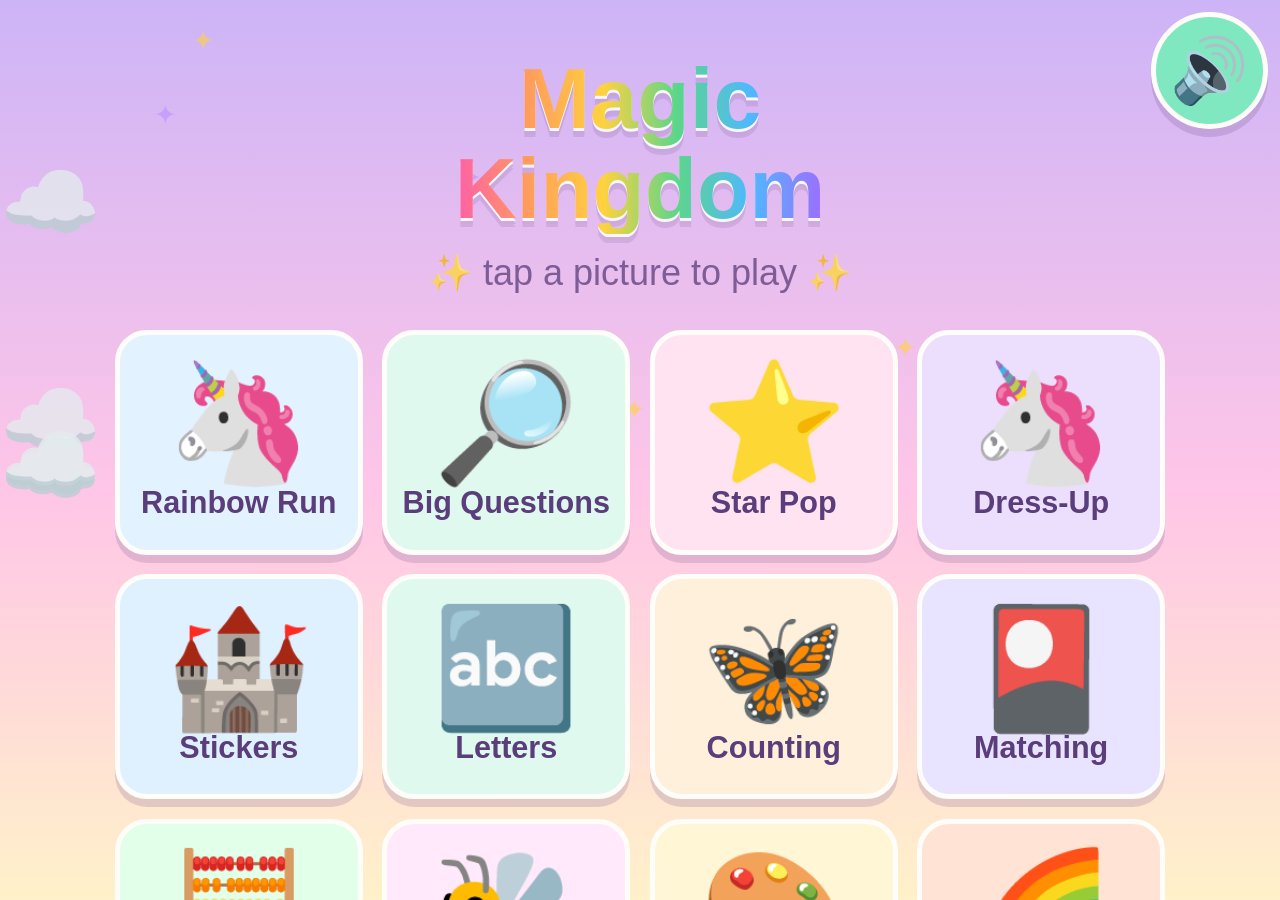
<file: index.html>
<!DOCTYPE html>
<html lang="en">
<head>
<meta charset="UTF-8">
<meta name="viewport" content="width=device-width, initial-scale=1.0, maximum-scale=1.0, user-scalable=no">
<title>Magic Kingdom 🦄</title>
<style>
  :root{
    --sky1:#cdb4f7; --sky2:#ffc6e7; --sky3:#fff1c9;
    --candy-pink:#ff8fc8; --candy-purple:#b98fff; --candy-blue:#7fc4ff;
    --candy-mint:#7fe8c0; --candy-sun:#ffd66e; --candy-peach:#ffb199;
    --ink:#5a3d7a; --white:#fffdfa;
    --shadow:0 8px 0 rgba(90,61,122,.18);
    --font:'Baloo 2','Comic Sans MS','Chalkboard SE',sans-serif;
  }
  *{margin:0;padding:0;box-sizing:border-box;-webkit-tap-highlight-color:transparent;}
  html,body{height:100%;overflow:hidden;}
  body{
    font-family:var(--font);color:var(--ink);
    background:linear-gradient(180deg,var(--sky1) 0%,var(--sky2) 55%,var(--sky3) 100%);
    user-select:none;-webkit-user-select:none;touch-action:manipulation;
  }

  /* ---------- drifting clouds & sparkle atmosphere ---------- */
  .cloud{position:fixed;font-size:9vmin;opacity:.8;filter:blur(.5px);pointer-events:none;z-index:0;
    animation:drift linear infinite;}
  @keyframes drift{from{transform:translateX(-20vw)}to{transform:translateX(120vw)}}
  .twinkle{position:fixed;pointer-events:none;z-index:0;font-size:3vmin;opacity:.6;
    animation:twinkleAnim 3s ease-in-out infinite;}
  @keyframes twinkleAnim{0%,100%{opacity:.15;transform:scale(.7)}50%{opacity:.8;transform:scale(1.15)}}

  /* ---------- screens ---------- */
  .screen{position:fixed;inset:0;display:none;flex-direction:column;align-items:center;z-index:1;}
  .screen.active{display:flex;}

  /* ---------- shared chunky button ---------- */
  .btn{
    font-family:var(--font);font-weight:800;color:var(--ink);
    background:var(--white);border:5px solid var(--white);border-radius:32px;
    box-shadow:var(--shadow);cursor:pointer;
    transition:transform .12s ease;
  }
  .btn:active{transform:scale(.92) rotate(-2deg);}

  .corner-btn{
    position:absolute;top:12px;font-size:7vmin;line-height:1;
    width:13vmin;height:13vmin;min-width:56px;min-height:56px;
    border-radius:50%;z-index:50;display:flex;align-items:center;justify-content:center;
  }
  .home-btn{left:12px;background:var(--candy-sun);}
  .sound-btn{right:12px;background:var(--candy-mint);}
  #game-audio-toggle[hidden]{display:none;}
  .hold-action{touch-action:none;}
  .hold-action.holding{animation:holdReady 1.1s linear forwards;}
  @keyframes holdReady{
    from{transform:scale(1);box-shadow:var(--shadow)}
    to{transform:scale(.72);box-shadow:0 0 0 12px rgba(255,255,255,.7)}
  }

  /* ---------- HOME ---------- */
  #home{justify-content:flex-start;gap:2vmin;overflow-y:auto;padding:5vmin 3vmin 4vmin;}
  .title{
    font-size:9.5vmin;font-weight:800;text-align:center;line-height:1.05;margin-top:1vmin;
    background:linear-gradient(90deg,#ff5fa8,#ff9d5c,#ffd23f,#5cd68a,#4fb8ff,#a06bff);
    -webkit-background-clip:text;background-clip:text;color:transparent;
    filter:drop-shadow(0 3px 0 rgba(255,255,255,.9)) drop-shadow(0 6px 0 rgba(90,61,122,.15));
    animation:titleBob 3s ease-in-out infinite;
  }
  @keyframes titleBob{0%,100%{transform:rotate(-1.5deg)}50%{transform:rotate(1.5deg) translateY(-6px)}}
  .subtitle{font-size:4vmin;opacity:.75;margin-bottom:1vmin;}
  .menu{display:grid;grid-template-columns:repeat(4,minmax(130px,1fr));justify-content:center;
    gap:2.2vmin;width:min(96vw,1050px);padding:1vmin 0 4vmin;}
  .card{
    width:100%;height:clamp(125px,25vmin,230px);min-width:0;
    display:flex;flex-direction:column;align-items:center;justify-content:center;gap:.5vmin;
    animation:cardFloat 3.4s ease-in-out infinite;
  }
  .card:nth-child(2){animation-delay:.4s}.card:nth-child(3){animation-delay:.8s}
  .card:nth-child(4){animation-delay:1.2s}.card:nth-child(5){animation-delay:1.6s}
  @keyframes cardFloat{0%,100%{transform:translateY(0) rotate(-1deg)}50%{transform:translateY(-8px) rotate(1deg)}}
  .card .big{font-size:13vmin;line-height:1;}
  .card .label{font-size:3.4vmin;font-weight:800;}
  .card.c-pop{background:#ffe3f1;}
  .card.c-uni{background:#ecdffd;}
  .card.c-castle{background:#dff0ff;}
  .card.c-letters{background:#e0f9ee;}
  .card.c-leah{background:#fff3d1;}
  .card.c-count{background:#fff0dc;}
  .card.c-memory{background:#e8e4ff;}
  .card.c-math{background:#e1ffe9;}
  .card.c-spell{background:#ffe9fb;}
  .card.c-run{background:#e3f2ff;}
  .card.c-questions{background:#e0f9ee;text-decoration:none;text-align:center;}
  .card.c-questions:focus-visible{outline:4px solid var(--ink);outline-offset:4px;}
  .card.c-paint{background:#fff6d6;}
  .card.c-colour{background:#ffe4d6;}
  .card.c-ttt{background:#e8f4ff;}

  /* ---------- generic game header ---------- */
  .game-title{margin-top:2.5vmin;font-size:5.5vmin;font-weight:800;
    background:var(--white);padding:.6vmin 4vmin;border-radius:40px;box-shadow:var(--shadow);}

  /* ---------- STAR POP ---------- */
  #pop-area{position:relative;flex:1;width:100%;overflow:hidden;}
  .floater{
    position:absolute;bottom:-20vmin;font-size:12vmin;line-height:1;cursor:pointer;z-index:2;
    padding:4vmin; /* generous invisible hit area for little fingers */
    animation:floatUp linear forwards;
  }
  @keyframes floatUp{
    0%{transform:translateY(0) rotate(-8deg)}
    50%{transform:translateY(-58vh) rotate(8deg)}
    100%{transform:translateY(-125vh) rotate(-8deg)}
  }
  #rainbow-meter{display:flex;gap:1.6vmin;margin:1.2vmin 0;z-index:5;}
  .meter-dot{width:5vmin;height:5vmin;min-width:26px;min-height:26px;border-radius:50%;
    background:rgba(255,255,255,.55);border:3px solid var(--white);box-shadow:var(--shadow);
    transition:background .3s,transform .3s;}
  .meter-dot.filled{transform:scale(1.2);}

  .flyby{position:fixed;top:30vh;left:-30vw;font-size:16vmin;z-index:90;pointer-events:none;
    animation:flyAcross 3.2s ease-in-out forwards;}
  @keyframes flyAcross{
    0%{transform:translateX(0) rotate(-6deg)}
    50%{transform:translateX(60vw) translateY(-8vh) rotate(6deg)}
    100%{transform:translateX(150vw) rotate(-6deg)}
  }

  /* ---------- particles ---------- */
  .particle{position:absolute;pointer-events:none;font-size:5vmin;line-height:1;z-index:60;
    animation:burst .9s ease-out forwards;}
  @keyframes burst{
    from{transform:translate(0,0) scale(1);opacity:1}
    to{transform:translate(var(--dx),var(--dy)) scale(.2) rotate(180deg);opacity:0}
  }

  /* ---------- UNICORN DRESS-UP ---------- */
  #uni-stage{
    position:relative;flex:1;width:min(94vw,900px);margin:1vmin 0;border-radius:36px;
    border:6px solid var(--white);box-shadow:var(--shadow);overflow:hidden;
    display:flex;align-items:center;justify-content:center;
    background:linear-gradient(180deg,#bfe3ff 0%,#e6f6ff 60%,#b9ecb4 60%,#8fd98a 100%);
  }
  #uni-stage.bg-rainbow{
    background:
      radial-gradient(circle at 50% 118%, transparent 54%, #ff5fa8 54.5%, #ff5fa8 58%, #ff9d5c 58.5%, #ff9d5c 62%, #ffd23f 62.5%, #ffd23f 66%, #5cd68a 66.5%, #5cd68a 70%, #4fb8ff 70.5%, #4fb8ff 74%, #a06bff 74.5%, #a06bff 78%, transparent 78.5%),
      linear-gradient(180deg,#cfe9ff 0%,#f2fbff 60%,#b9ecb4 60%,#8fd98a 100%);
  }
  #uni-stage.bg-night{
    background:
      radial-gradient(2px 2px at 20% 25%, #fff 60%, transparent 62%),
      radial-gradient(2px 2px at 70% 15%, #fff 60%, transparent 62%),
      radial-gradient(2px 2px at 45% 35%, #fff 60%, transparent 62%),
      radial-gradient(2px 2px at 85% 40%, #fff 60%, transparent 62%),
      radial-gradient(3px 3px at 30% 12%, #ffe9a8 60%, transparent 62%),
      linear-gradient(180deg,#3d2f6b 0%,#6a4d9e 60%,#2e5d4e 60%,#1f4a3c 100%);
  }
  #unicorn-svg{width:min(72vmin,520px);cursor:pointer;filter:drop-shadow(0 10px 6px rgba(90,61,122,.2));}
  #unicorn-svg.bounce{animation:uniBounce .6s ease;}
  @keyframes uniBounce{0%,100%{transform:translateY(0)}30%{transform:translateY(-5vmin) rotate(-3deg)}60%{transform:translateY(0) rotate(2deg)}80%{transform:translateY(-1.5vmin)}}

  #uni-tray{display:flex;flex-wrap:wrap;align-items:center;justify-content:center;gap:2vmin;
    padding:1.4vmin 2vmin;margin-bottom:2vmin;background:rgba(255,255,255,.65);
    border-radius:40px;box-shadow:var(--shadow);max-width:94vw;}
  .swatch{width:9vmin;height:9vmin;min-width:44px;min-height:44px;border-radius:50%;
    border:4px solid var(--white);box-shadow:0 4px 0 rgba(90,61,122,.18);cursor:pointer;
    transition:transform .12s;}
  .swatch:active{transform:scale(.88);}
  .swatch.selected{transform:scale(1.18);border-color:var(--candy-sun);}
  .tray-btn{font-size:6vmin;width:11vmin;height:11vmin;min-width:52px;min-height:52px;border-radius:28px;
    display:flex;align-items:center;justify-content:center;}

  /* ---------- CASTLE STICKERS ---------- */
  #castle-scene{
    position:relative;flex:1;width:min(94vw,1000px);margin:1vmin 0;border-radius:36px;
    border:6px solid var(--white);box-shadow:var(--shadow);overflow:hidden;cursor:pointer;
  }
  #castle-scene svg.bg{position:absolute;inset:0;width:100%;height:100%;}
  .sticker{position:absolute;font-size:12vmin;line-height:1;pointer-events:none;
    transform:translate(-50%,-50%) scale(0) rotate(var(--rot));
    animation:stampIn .35s cubic-bezier(.34,1.56,.64,1) forwards;}
  @keyframes stampIn{to{transform:translate(-50%,-50%) scale(1) rotate(var(--rot));}}
  #sticker-tray{display:flex;flex-wrap:wrap;justify-content:center;gap:1.6vmin;
    padding:1.2vmin 2vmin;margin-bottom:2vmin;background:rgba(255,255,255,.65);
    border-radius:40px;box-shadow:var(--shadow);max-width:94vw;}
  .tray-sticker{font-size:8vmin;line-height:1;width:12vmin;height:12vmin;min-width:54px;min-height:54px;
    border-radius:26px;display:flex;align-items:center;justify-content:center;background:transparent;
    border:4px solid transparent;box-shadow:none;}
  .tray-sticker.selected{background:var(--white);border-color:var(--candy-sun);
    box-shadow:var(--shadow);animation:wiggle .5s ease infinite;}
  @keyframes wiggle{0%,100%{transform:rotate(-6deg)}50%{transform:rotate(6deg)}}

  /* ---------- LETTER BUBBLES ---------- */
  #letter-target{
    font-size:16vmin;font-weight:800;width:26vmin;height:26vmin;min-width:110px;min-height:110px;
    display:flex;align-items:center;justify-content:center;margin-top:1vmin;
    background:var(--white);border-radius:50%;box-shadow:var(--shadow);
    border:6px dashed var(--candy-pink);color:var(--candy-purple);cursor:pointer;
  }
  #letter-name-row{display:flex;gap:1.2vmin;margin-top:1vmin;font-size:5vmin;font-weight:800;}
  #letter-name-row span{width:8vmin;height:8vmin;min-width:38px;min-height:38px;border-radius:16px;
    display:flex;align-items:center;justify-content:center;background:rgba(255,255,255,.5);
    color:rgba(90,61,122,.35);box-shadow:var(--shadow);}
  #letter-name-row span.won{background:var(--candy-sun);color:var(--ink);animation:popWin .4s ease;}
  @keyframes popWin{50%{transform:scale(1.35) rotate(8deg)}}
  #letter-bubbles,#math-answers{flex:1;display:flex;flex-wrap:wrap;align-items:center;justify-content:center;
    gap:4vmin;width:100%;padding:2vmin;}
  .bubble{
    font-size:13vmin;font-weight:800;width:24vmin;height:24vmin;min-width:100px;min-height:100px;
    border-radius:50%;display:flex;align-items:center;justify-content:center;color:var(--white);
    border:6px solid var(--white);box-shadow:var(--shadow);cursor:pointer;
    animation:bubbleFloat 3s ease-in-out infinite;
  }
  .bubble:nth-child(2){animation-delay:.5s}.bubble:nth-child(3){animation-delay:1s}
  .bubble:nth-child(4){animation-delay:1.5s}
  @keyframes bubbleFloat{0%,100%{transform:translateY(0)}50%{transform:translateY(-2.5vmin)}}
  .bubble.wrong{animation:wobble .5s ease;}
  @keyframes wobble{0%,100%{transform:translateX(0)}25%{transform:translateX(-2vmin) rotate(-5deg)}
    75%{transform:translateX(2vmin) rotate(5deg)}}

  /* ---------- NUMBER MAGIC ---------- */
  #math-groups{display:flex;align-items:center;justify-content:center;flex-wrap:wrap;gap:2.5vmin;
    background:rgba(255,255,255,.65);border-radius:32px;box-shadow:var(--shadow);
    padding:1.6vmin 3.5vmin;max-width:94vw;margin-top:.5vmin;}
  .math-group{display:flex;flex-wrap:wrap;justify-content:center;gap:.8vmin;font-size:7vmin;line-height:1;
    max-width:38vw;}
  .math-op{font-size:6.5vmin;font-weight:800;color:#f06c8d;}
  #math-eq{font-size:7vmin;font-weight:800;margin-top:1.4vmin;background:var(--white);
    padding:.4vmin 5vmin;border-radius:40px;box-shadow:var(--shadow);color:var(--candy-purple);}

  /* ---------- SPELLING BEE ---------- */
  #spell-picture{font-size:16vmin;line-height:1;margin-top:1.5vmin;cursor:pointer;
    filter:drop-shadow(0 6px 3px rgba(90,61,122,.2));animation:cardFloat 3.2s ease-in-out infinite;}
  #spell-slots{display:flex;gap:1.4vmin;margin-top:1.5vmin;font-size:6.5vmin;font-weight:800;}
  #spell-slots span{width:11vmin;height:11vmin;min-width:48px;min-height:48px;border-radius:20px;
    display:flex;align-items:center;justify-content:center;background:rgba(255,255,255,.5);
    color:rgba(90,61,122,.3);border:4px dashed rgba(90,61,122,.25);box-shadow:var(--shadow);}
  #spell-slots span.won{background:var(--candy-sun);color:var(--ink);border:4px solid var(--white);
    animation:popWin .4s ease;}
  #spell-tray{flex:1;display:flex;flex-wrap:wrap;align-items:center;justify-content:center;
    gap:3vmin;width:100%;padding:2vmin;}
  .spell-tile{font-size:9vmin;font-weight:800;width:16vmin;height:16vmin;min-width:72px;min-height:72px;
    border-radius:26px;display:flex;align-items:center;justify-content:center;color:var(--white);
    border:5px solid var(--white);box-shadow:var(--shadow);cursor:pointer;transition:opacity .3s,transform .3s;}
  .spell-tile.used{opacity:.25;filter:grayscale(1);pointer-events:none;transform:scale(.82);}
  .spell-tile.wrong{animation:wobble .5s ease;}

  /* ---------- LEAH MODE ---------- */
  #leah-area{position:relative;flex:1;width:100%;cursor:pointer;}
  #leah-hint{position:absolute;inset:0;display:flex;align-items:center;justify-content:center;
    font-size:22vmin;pointer-events:none;animation:hintPulse 1.6s ease-in-out infinite;opacity:.8;}
  @keyframes hintPulse{0%,100%{transform:scale(1)}50%{transform:scale(1.25)}}
  .friend{position:absolute;font-size:14vmin;line-height:1;pointer-events:none;
    transform:translate(-50%,-50%);animation:friendBounce 1.6s ease forwards;}
  @keyframes friendBounce{
    0%{transform:translate(-50%,-50%) scale(0)}
    30%{transform:translate(-50%,-70%) scale(1.2)}
    55%{transform:translate(-50%,-50%) scale(1)}
    75%{transform:translate(-50%,-60%) scale(1.05)}
    100%{transform:translate(-50%,-50%) scale(0);opacity:0}
  }

  /* ---------- COUNTING GARDEN ---------- */
  #count-prompt{display:flex;align-items:center;justify-content:center;gap:2vmin;margin:1vmin 0;
    min-height:13vmin;font-size:7vmin;font-weight:800;}
  #count-number{width:12vmin;height:12vmin;min-width:62px;min-height:62px;border-radius:50%;
    display:flex;align-items:center;justify-content:center;background:var(--white);
    border:5px dashed var(--candy-peach);box-shadow:var(--shadow);color:#f06c8d;}
  #count-progress{display:flex;gap:1vmin;min-width:32vmin;justify-content:center;}
  .count-pip{font-size:5.5vmin;filter:grayscale(1);opacity:.28;transition:.2s ease;}
  .count-pip.done{filter:none;opacity:1;transform:scale(1.2);}
  #count-garden{position:relative;flex:1;width:min(95vw,1000px);margin:0 0 2vmin;
    border:6px solid var(--white);border-radius:36px;box-shadow:var(--shadow);overflow:hidden;
    background:linear-gradient(#bfe7ff 0 58%,#b9ecb4 58% 78%,#83d67b 78%);}
  #count-garden::before{content:'☁️\00a0\00a0\00a0☀️';position:absolute;inset:4% 6% auto;
    font-size:9vmin;letter-spacing:12vmin;opacity:.85;pointer-events:none;}
  .count-item{position:absolute;width:17vmin;height:17vmin;min-width:78px;min-height:78px;
    display:flex;align-items:center;justify-content:center;font-size:11vmin;line-height:1;
    border:0;background:transparent;cursor:pointer;filter:drop-shadow(0 5px 2px rgba(90,61,122,.18));
    animation:countBob 2.2s ease-in-out infinite;}
  @keyframes countBob{0%,100%{transform:translateY(0) rotate(-4deg)}50%{transform:translateY(-1.8vmin) rotate(4deg)}}
  .count-item.collected{animation:collectItem .45s ease forwards;pointer-events:none;}
  @keyframes collectItem{to{transform:translateY(-6vmin) scale(0) rotate(20deg);opacity:0}}

  /* ---------- MEMORY MEADOW ---------- */
  #memory-status,#math-status{display:flex;align-items:center;justify-content:center;gap:1.2vmin;
    min-height:9vmin;font-size:5vmin;font-weight:800;margin:.8vmin 0;}
  .memory-star{opacity:.25;filter:grayscale(1);transition:.25s ease;}
  .memory-star.won{opacity:1;filter:none;transform:scale(1.18);}
  #memory-grid{position:relative;flex:1;width:min(92vw,760px);display:grid;grid-template-columns:repeat(4,1fr);
    grid-template-rows:repeat(2,minmax(105px,1fr));gap:2vmin;min-height:0;margin:0 0 3vmin;}
  .memory-card{position:relative;border:0;border-radius:28px;background:transparent;
    cursor:pointer;perspective:700px;min-width:0;min-height:0;font-family:var(--font);}
  .memory-card-inner{position:absolute;inset:0;perspective:700px;}
  .memory-face{position:absolute;inset:0;display:flex;align-items:center;justify-content:center;
    border:5px solid var(--white);border-radius:28px;box-shadow:0 7px 0 rgba(90,61,122,.16);
    backface-visibility:hidden;-webkit-backface-visibility:hidden;
    transition:transform .42s cubic-bezier(.2,.75,.25,1);}
  .memory-back{background:linear-gradient(145deg,#b98fff,#7fc4ff);font-size:9vmin;color:white;
    transform:rotateY(0);}
  .memory-front{background:var(--white);font-size:10vmin;transform:rotateY(-180deg);}
  .memory-card.open .memory-back,.memory-card.matched .memory-back{transform:rotateY(180deg);}
  .memory-card.open .memory-front,.memory-card.matched .memory-front{transform:rotateY(0);}
  .memory-card.matched .memory-front{background:#fff3b7;animation:matchedGlow .7s ease;}
  @keyframes matchedGlow{50%{transform:rotateY(0) scale(1.08)}}

  .celebrate-banner{position:fixed;top:38vh;left:0;right:0;text-align:center;z-index:95;
    font-size:12vmin;font-weight:800;pointer-events:none;
    background:linear-gradient(90deg,#ff5fa8,#ffd23f,#4fb8ff,#a06bff);
    -webkit-background-clip:text;background-clip:text;color:transparent;
    filter:drop-shadow(0 3px 0 #fff);animation:bannerIn 2.6s ease forwards;}
  @keyframes bannerIn{0%{transform:scale(0)}20%{transform:scale(1.15)}30%{transform:scale(1)}
    80%{transform:scale(1);opacity:1}100%{transform:scale(1.4);opacity:0}}


  /* ---------- RAINBOW RUN (one-tap platformer) ---------- */
  #run-wrap{position:relative;flex:1;width:100%;overflow:hidden;cursor:pointer;touch-action:none;
    border-top:6px solid var(--white);}
  #run-canvas{position:absolute;inset:0;width:100%;height:100%;display:block;}
  #run-hint{position:absolute;inset:0;display:flex;align-items:center;justify-content:center;
    font-size:20vmin;pointer-events:none;animation:hintPulse 1.4s ease-in-out infinite;opacity:.9;
    filter:drop-shadow(0 4px 0 #fff);}
  #run-meter{display:flex;gap:1.6vmin;margin:1.2vmin 0;z-index:5;}

  /* ---------- PAINT PAD ---------- */
  #paint-wrap{position:relative;flex:1;width:min(94vw,1000px);margin:1vmin 0;border-radius:36px;
    border:6px solid var(--white);box-shadow:var(--shadow);overflow:hidden;background:#fffdfa;
    cursor:crosshair;touch-action:none;}
  #paint-canvas{position:absolute;inset:0;width:100%;height:100%;display:block;}
  #paint-tray{display:flex;flex-wrap:wrap;align-items:center;justify-content:center;gap:1.6vmin;
    padding:1.2vmin 2vmin;margin-bottom:2vmin;background:rgba(255,255,255,.65);
    border-radius:40px;box-shadow:var(--shadow);max-width:94vw;}
  #paint-tray .swatch.selected{border-color:var(--ink);}
  .paint-tool.selected{background:var(--candy-sun);animation:wiggle .5s ease infinite;}
  .swatch.rainbow{background:conic-gradient(#ff5fa8,#ff9d5c,#ffd23f,#5cd68a,#4fb8ff,#a06bff,#ff5fa8);}

  /* ---------- COLOUR HUNT ---------- */
  #colour-target{width:22vmin;height:22vmin;min-width:96px;min-height:96px;border-radius:50%;
    margin-top:1.5vmin;border:6px solid var(--white);box-shadow:var(--shadow);cursor:pointer;
    animation:cardFloat 3s ease-in-out infinite;}
  #colour-bubbles{flex:1;display:flex;flex-wrap:wrap;align-items:center;justify-content:center;
    gap:4vmin;width:100%;padding:2vmin;}
  .colour-bubble{background:var(--white);font-size:14vmin;line-height:1;}
  /* ---------- NOUGHTS & CROSSES ---------- */
  #ttt-picker,#ttt-play{flex:1;min-height:0;width:100%;}
  #ttt-picker[hidden],#ttt-play[hidden]{display:none;}
  #ttt-picker{display:grid;grid-template-columns:repeat(2,minmax(0,1fr));gap:3vmin;
    width:min(92vw,620px);align-content:center;padding:2vmin 0 3vmin;}
  .ttt-friend{height:min(30vh,42vw);min-height:110px;display:flex;flex-direction:column;
    align-items:center;justify-content:center;gap:.5vmin;animation:cardFloat 3.4s ease-in-out infinite;}
  .ttt-friend:nth-child(2){animation-delay:.4s}.ttt-friend:nth-child(3){animation-delay:.8s}
  .ttt-friend:nth-child(4){animation-delay:1.2s}
  .ttt-friend .big{font-size:min(13vh,17vw);line-height:1;}
  .ttt-friend .ttt-level{font-size:min(5vh,6vw);line-height:1;letter-spacing:.3vmin;}
  .ttt-friend[data-level="chick"]{background:#fff3d1;}
  .ttt-friend[data-level="frog"]{background:#e0f9ee;}
  .ttt-friend[data-level="dragon"]{background:#ffe1e1;}
  .ttt-friend[data-level="two"]{background:#ffe9fb;}
  #ttt-play{--ttt-size:min(90vw,calc(100vh - 240px),600px);
    display:flex;flex-direction:column;align-items:center;justify-content:center;gap:1.5vmin;padding-bottom:2vmin;}
  @supports (height:100dvh){#ttt-play{--ttt-size:min(90vw,calc(100dvh - 240px),600px);}}
  #ttt-status{display:flex;align-items:center;justify-content:center;gap:1.2vmin;font-size:5vmin;font-weight:800;}
  .ttt-chip{font-size:7vmin;line-height:1;padding:.6vmin 1.6vmin;border-radius:30px;
    background:rgba(255,255,255,.45);opacity:.55;transition:transform .25s,opacity .25s,background .25s;}
  .ttt-chip.turn{opacity:1;background:var(--white);transform:scale(1.15);box-shadow:var(--shadow);}
  .ttt-chip.thinking{animation:wiggle .5s ease infinite;}
  #ttt-stars{display:flex;gap:.8vmin;}
  #ttt-stars[hidden]{display:none;}
  #ttt-board{width:var(--ttt-size);height:var(--ttt-size);display:grid;
    grid-template-columns:repeat(3,1fr);grid-template-rows:repeat(3,1fr);gap:2vmin;padding:2vmin;
    background:rgba(255,255,255,.55);border-radius:36px;box-shadow:var(--shadow);}
  .ttt-cell{padding:0;border-radius:24px;display:flex;align-items:center;justify-content:center;
    font-size:calc(var(--ttt-size) * .19);line-height:1;min-width:0;min-height:0;transition:opacity .3s;}
  .ttt-cell .mark{display:block;animation:markPop .35s cubic-bezier(.3,1.6,.5,1);}
  @keyframes markPop{from{transform:scale(0) rotate(-30deg)}to{transform:scale(1) rotate(0)}}
  .ttt-cell.win{background:var(--candy-sun);animation:popWin .6s ease 2;}
  .ttt-cell.dim{opacity:.45;}
  #ttt-change{font-size:max(5vmin,30px);padding:.6vmin 5vmin;line-height:1.2;}
  @media (max-width:760px){
    #home{padding-top:72px;}
    .menu{grid-template-columns:repeat(2,minmax(125px,1fr));gap:14px;}
    .card{height:132px;animation:none;}
    .card .big{font-size:58px}.card .label{font-size:18px}
    .title{font-size:clamp(42px,11vmin,68px)}.subtitle{font-size:clamp(18px,4.5vmin,28px)}
    #memory-grid{grid-template-columns:repeat(2,1fr);grid-template-rows:repeat(4,minmax(82px,1fr));}
    .memory-front{font-size:12vmin}.memory-back{font-size:10vmin}
  }
  @media (max-height:600px) and (orientation:landscape){
    #home{padding-top:2vmin}.title{font-size:8vmin}.subtitle{display:none}
    .menu{grid-template-columns:repeat(4,1fr);gap:1.5vmin}.card{height:30vmin;min-height:100px}
    .card .big{font-size:12vmin}.card .label{font-size:3.3vmin}
    .game-title{font-size:4.5vmin}.corner-btn{top:6px}
    #memory-grid{grid-template-columns:repeat(4,1fr);grid-template-rows:repeat(2,1fr);}
    #run .game-title{display:none}#run-meter{position:absolute;top:14px;left:50%;transform:translateX(-50%);margin:0;z-index:51}
    #run-wrap{border-top:0}
    #ttt-picker{grid-template-columns:repeat(4,minmax(0,1fr));width:min(94vw,900px);}
    .ttt-friend{height:min(58vh,21vw);}.ttt-friend .big{font-size:min(20vh,9vw);}
    .ttt-friend .ttt-level{font-size:min(7vh,3vw);}
    #ttt-play{flex-direction:row;gap:4vmin;--ttt-size:min(calc(100vh - 70px),55vw);}
    #ttt-status{flex-direction:column;}#ttt-stars{flex-direction:column;}
  }
  @media (prefers-reduced-motion:reduce){
    .cloud,.twinkle,.title,.card,.bubble,.count-item,#spell-picture,#colour-target,#run-hint,.ttt-friend,.ttt-chip{animation:none!important;}
    .particle,.flyby,.friend,.celebrate-banner,.sticker,#unicorn-svg.bounce,.ttt-cell,.ttt-cell .mark{
      animation-duration:.01ms!important;animation-iteration-count:1!important;}
    .memory-face,.swatch,.meter-dot{transition-duration:.01ms!important;}
  }
</style>
</head>
<body>

<!-- ambient clouds & sparkles injected by JS -->

<!-- ============ HOME ============ -->
<div class="screen active" id="home">
  <button class="btn corner-btn sound-btn" id="sound-toggle" aria-label="sound on or off">🔊</button>
  <div class="title">Magic<br>Kingdom</div>
  <div class="subtitle">✨ tap a picture to play ✨</div>
  <div class="menu">
    <button class="btn card c-run" data-go="run"><span class="big">🦄</span><span class="label">Rainbow Run</span></button>
    <a class="btn card c-questions" href="big-questions/"><span class="big" aria-hidden="true">🔎</span><span class="label">Big Questions</span></a>
    <button class="btn card c-pop" data-go="pop"><span class="big">⭐</span><span class="label">Star Pop</span></button>
    <button class="btn card c-uni" data-go="uni"><span class="big">🦄</span><span class="label">Dress-Up</span></button>
    <button class="btn card c-castle" data-go="castle"><span class="big">🏰</span><span class="label">Stickers</span></button>
    <button class="btn card c-letters" data-go="letters"><span class="big">🔤</span><span class="label">Letters</span></button>
    <button class="btn card c-count" data-go="count"><span class="big">🦋</span><span class="label">Counting</span></button>
    <button class="btn card c-memory" data-go="memory"><span class="big">🎴</span><span class="label">Matching</span></button>
    <button class="btn card c-math" data-go="math"><span class="big">🧮</span><span class="label">Number Magic</span></button>
    <button class="btn card c-spell" data-go="spell"><span class="big">🐝</span><span class="label">Spelling Bee</span></button>
    <button class="btn card c-paint" data-go="paint"><span class="big">🎨</span><span class="label">Paint Pad</span></button>
    <button class="btn card c-colour" data-go="colour"><span class="big">🌈</span><span class="label">Colour Hunt</span></button>
    <button class="btn card c-ttt" data-go="ttt"><span class="big">⭕</span><span class="label">Noughts &amp; Crosses</span></button>
    <button class="btn card c-leah" data-go="leah"><span class="big">👶</span><span class="label">Leah's Sparkles</span></button>
  </div>
</div>

<!-- Tap to hear the current instruction again; hold to mute/unmute. -->
<button class="btn corner-btn sound-btn hold-action" id="game-audio-toggle" hidden
  aria-label="hear instructions again; hold to mute">🔊</button>

<!-- ============ STAR POP ============ -->
<div class="screen" id="pop">
  <button class="btn corner-btn home-btn" data-go="home">🏠</button>
  <div class="game-title">⭐ Star Pop!</div>
  <div id="rainbow-meter"></div>
  <div id="pop-area"></div>
</div>

<!-- ============ UNICORN DRESS-UP ============ -->
<div class="screen" id="uni">
  <button class="btn corner-btn home-btn" data-go="home">🏠</button>
  <div class="game-title">🦄 Dress-Up!</div>
  <div id="uni-stage">
    <svg id="unicorn-svg" viewBox="0 0 420 340" xmlns="http://www.w3.org/2000/svg">
      <!-- wings (toggle) -->
      <g id="uni-wings" style="display:none">
        <ellipse cx="150" cy="140" rx="58" ry="24" transform="rotate(-38 150 140)" fill="#fffdfa" stroke="#f0c85a" stroke-width="3"/>
        <ellipse cx="132" cy="158" rx="48" ry="19" transform="rotate(-24 132 158)" fill="#fff3fb" stroke="#f0c85a" stroke-width="3"/>
        <ellipse cx="122" cy="176" rx="38" ry="15" transform="rotate(-10 122 176)" fill="#fffdfa" stroke="#f0c85a" stroke-width="3"/>
      </g>
      <!-- tail -->
      <circle class="mane" cx="102" cy="192" r="26"/>
      <circle class="mane" cx="90" cy="166" r="20"/>
      <circle class="mane" cx="106" cy="146" r="15"/>
      <!-- back legs -->
      <rect x="150" y="232" width="22" height="60" rx="11" fill="#fffdfa" stroke="#eed9f0" stroke-width="3"/>
      <rect x="240" y="232" width="22" height="60" rx="11" fill="#fffdfa" stroke="#eed9f0" stroke-width="3"/>
      <rect x="150" y="279" width="22" height="14" rx="7" fill="#f0c85a"/>
      <rect x="240" y="279" width="22" height="14" rx="7" fill="#f0c85a"/>
      <!-- body -->
      <ellipse cx="200" cy="200" rx="88" ry="62" fill="#fffdfa" stroke="#eed9f0" stroke-width="4"/>
      <!-- front legs -->
      <rect x="180" y="238" width="22" height="56" rx="11" fill="#fffdfa" stroke="#eed9f0" stroke-width="3"/>
      <rect x="212" y="238" width="22" height="56" rx="11" fill="#fffdfa" stroke="#eed9f0" stroke-width="3"/>
      <rect x="180" y="281" width="22" height="14" rx="7" fill="#f0c85a"/>
      <rect x="212" y="281" width="22" height="14" rx="7" fill="#f0c85a"/>
      <!-- neck & head -->
      <ellipse cx="262" cy="142" rx="34" ry="54" transform="rotate(-18 262 142)" fill="#fffdfa" stroke="#eed9f0" stroke-width="4"/>
      <circle cx="292" cy="98" r="40" fill="#fffdfa" stroke="#eed9f0" stroke-width="4"/>
      <ellipse cx="322" cy="114" rx="23" ry="16" fill="#fff0f5" stroke="#eed9f0" stroke-width="3"/>
      <circle cx="330" cy="112" r="2.6" fill="#d78bb0"/>
      <path d="M318 122 q 8 8 17 2" stroke="#d78bb0" stroke-width="3" fill="none" stroke-linecap="round"/>
      <!-- ear -->
      <polygon points="264,66 276,30 288,66" fill="#fffdfa" stroke="#eed9f0" stroke-width="3"/>
      <polygon points="270,62 276,42 282,62" fill="#ffd6ec"/>
      <!-- hats (behind horn) -->
      <g id="hat-crown" class="hat" style="display:none">
        <polygon points="258,56 258,26 271,42 282,14 293,42 306,26 306,56" fill="#ffd23f" stroke="#e8a91c" stroke-width="3" stroke-linejoin="round"/>
        <circle cx="271" cy="49" r="3.5" fill="#ff5fa8"/><circle cx="282" cy="49" r="3.5" fill="#4fb8ff"/><circle cx="293" cy="49" r="3.5" fill="#5cd68a"/>
      </g>
      <g id="hat-bow" class="hat" style="display:none">
        <polygon points="278,42 252,26 252,56" fill="#ff8fc8" stroke="#e05f9e" stroke-width="3" stroke-linejoin="round"/>
        <polygon points="278,42 304,26 304,56" fill="#ff8fc8" stroke="#e05f9e" stroke-width="3" stroke-linejoin="round"/>
        <circle cx="278" cy="42" r="8" fill="#ffd6ec" stroke="#e05f9e" stroke-width="3"/>
      </g>
      <g id="hat-party" class="hat" style="display:none">
        <polygon points="262,52 284,-4 306,52" fill="#7fc4ff" stroke="#4a98d8" stroke-width="3" stroke-linejoin="round"/>
        <path d="M270 32 L 298 32" stroke="#ffd23f" stroke-width="6"/>
        <path d="M266 44 L 302 44" stroke="#ff8fc8" stroke-width="6"/>
        <circle cx="284" cy="-2" r="7" fill="#ffd23f"/>
      </g>
      <!-- horn -->
      <defs>
        <linearGradient id="horngrad" x1="0" y1="1" x2="0" y2="0">
          <stop offset="0" stop-color="#ffd23f"/><stop offset="1" stop-color="#ffedb0"/>
        </linearGradient>
      </defs>
      <polygon points="302,60 316,8 322,60" fill="url(#horngrad)" stroke="#e8a91c" stroke-width="2.5" stroke-linejoin="round"/>
      <!-- mane -->
      <circle class="mane m1" cx="266" cy="56" r="16"/>
      <circle class="mane m2" cx="250" cy="78" r="18"/>
      <circle class="mane m3" cx="238" cy="104" r="18"/>
      <circle class="mane m4" cx="230" cy="132" r="16"/>
      <circle class="mane m5" cx="226" cy="158" r="13"/>
      <circle class="mane m1" cx="290" cy="60" r="12"/>
      <!-- face -->
      <circle cx="288" cy="96" r="6.5" fill="#3a2b45"/>
      <circle cx="290.5" cy="93.5" r="2.2" fill="#fff"/>
      <circle cx="302" cy="122" r="7" fill="#ffb3d1" opacity=".65"/>
    </svg>
  </div>
  <div id="uni-tray">
    <div class="swatch selected" data-mane="pink"   style="background:#ff8fc8"></div>
    <div class="swatch" data-mane="purple" style="background:#b98fff"></div>
    <div class="swatch" data-mane="blue"   style="background:#7fc4ff"></div>
    <div class="swatch" data-mane="mint"   style="background:#7fe8c0"></div>
    <div class="swatch" data-mane="sunny"  style="background:#ffd66e"></div>
    <div class="swatch" data-mane="rainbow" style="background:conic-gradient(#ff5fa8,#ff9d5c,#ffd23f,#5cd68a,#4fb8ff,#a06bff,#ff5fa8)"></div>
    <button class="btn tray-btn" id="hat-btn" title="hat">👑</button>
    <button class="btn tray-btn" id="wings-btn" title="wings">🦋</button>
    <button class="btn tray-btn" id="bg-btn" title="background">🌈</button>
  </div>
</div>

<!-- ============ CASTLE STICKERS ============ -->
<div class="screen" id="castle">
  <button class="btn corner-btn home-btn" data-go="home">🏠</button>
  <div class="game-title">🏰 Castle Stickers!</div>
  <div id="castle-scene">
    <svg class="bg" viewBox="0 0 800 500" preserveAspectRatio="xMidYMid slice" xmlns="http://www.w3.org/2000/svg">
      <defs>
        <linearGradient id="cs-sky" x1="0" y1="0" x2="0" y2="1">
          <stop offset="0" stop-color="#a8d8ff"/><stop offset="1" stop-color="#ffe9f5"/>
        </linearGradient>
      </defs>
      <rect width="800" height="500" fill="url(#cs-sky)"/>
      <circle cx="700" cy="80" r="46" fill="#ffd23f"/>
      <circle cx="700" cy="80" r="60" fill="#ffd23f" opacity=".3"/>
      <!-- rainbow -->
      <g fill="none" stroke-width="14">
        <path d="M40 500 A 260 260 0 0 1 560 500" stroke="#ff5fa8"/>
        <path d="M54 500 A 246 246 0 0 1 546 500" stroke="#ff9d5c"/>
        <path d="M68 500 A 232 232 0 0 1 532 500" stroke="#ffd23f"/>
        <path d="M82 500 A 218 218 0 0 1 518 500" stroke="#5cd68a"/>
        <path d="M96 500 A 204 204 0 0 1 504 500" stroke="#4fb8ff"/>
        <path d="M110 500 A 190 190 0 0 1 490 500" stroke="#a06bff"/>
      </g>
      <!-- hills -->
      <ellipse cx="180" cy="560" rx="420" ry="140" fill="#9fdf8f"/>
      <ellipse cx="650" cy="580" rx="450" ry="160" fill="#7fce74"/>
      <!-- castle -->
      <g stroke="#d99ec9" stroke-width="4">
        <rect x="320" y="240" width="220" height="180" fill="#ffe4f2" rx="6"/>
        <rect x="290" y="200" width="70" height="220" fill="#ffd6ec" rx="6"/>
        <rect x="500" y="200" width="70" height="220" fill="#ffd6ec" rx="6"/>
        <rect x="400" y="180" width="70" height="240" fill="#fff0f8" rx="6"/>
      </g>
      <polygon points="290,200 325,140 360,200" fill="#b98fff" stroke="#9268d8" stroke-width="4"/>
      <polygon points="500,200 535,140 570,200" fill="#b98fff" stroke="#9268d8" stroke-width="4"/>
      <polygon points="400,180 435,110 470,180" fill="#a06bff" stroke="#9268d8" stroke-width="4"/>
      <line x1="325" y1="140" x2="325" y2="108" stroke="#9268d8" stroke-width="4"/>
      <polygon points="325,108 355,118 325,128" fill="#ff5fa8"/>
      <line x1="535" y1="140" x2="535" y2="108" stroke="#9268d8" stroke-width="4"/>
      <polygon points="535,108 565,118 535,128" fill="#ff5fa8"/>
      <line x1="435" y1="110" x2="435" y2="74" stroke="#9268d8" stroke-width="4"/>
      <polygon points="435,74 469,86 435,98" fill="#ffd23f"/>
      <!-- gate & windows -->
      <path d="M405 420 L405 350 A 30 30 0 0 1 465 350 L465 420 Z" fill="#9268d8"/>
      <circle cx="325" cy="250" r="12" fill="#fff8fd" stroke="#d99ec9" stroke-width="3"/>
      <circle cx="535" cy="250" r="12" fill="#fff8fd" stroke="#d99ec9" stroke-width="3"/>
      <circle cx="435" cy="230" r="14" fill="#fff8fd" stroke="#d99ec9" stroke-width="3"/>
    </svg>
    <div id="sticker-layer" style="position:absolute;inset:0;"></div>
  </div>
  <div id="sticker-tray"></div>
</div>

<!-- ============ LETTER BUBBLES ============ -->
<div class="screen" id="letters">
  <button class="btn corner-btn home-btn" data-go="home">🏠</button>
  <div class="game-title">🔤 Find the Letter!</div>
  <div id="letter-target">M</div>
  <div id="letter-name-row"></div>
  <div id="letter-bubbles"></div>
</div>

<!-- ============ COUNTING GARDEN ============ -->
<div class="screen" id="count">
  <button class="btn corner-btn home-btn" data-go="home" aria-label="go home">🏠</button>
  <div class="game-title">🦋 Counting Garden!</div>
  <div id="count-prompt">
    <div id="count-number">1</div>
    <div id="count-progress" aria-live="polite"></div>
  </div>
  <div id="count-garden"></div>
</div>

<!-- ============ MEMORY PAIRS ============ -->
<div class="screen" id="memory">
  <button class="btn corner-btn home-btn" data-go="home" aria-label="go home">🏠</button>
  <div class="game-title">🎴 Magic Matching!</div>
  <div id="memory-status" aria-live="polite"></div>
  <div id="memory-grid"></div>
</div>

<!-- ============ NUMBER MAGIC ============ -->
<div class="screen" id="math">
  <button class="btn corner-btn home-btn" data-go="home" aria-label="go home">🏠</button>
  <div class="game-title">🧮 Number Magic!</div>
  <div id="math-status" aria-live="polite"></div>
  <div id="math-groups" aria-hidden="true"></div>
  <div id="math-eq">1 + 1 = ?</div>
  <div id="math-answers"></div>
</div>

<!-- ============ SPELLING BEE ============ -->
<div class="screen" id="spell">
  <button class="btn corner-btn home-btn" data-go="home" aria-label="go home">🏠</button>
  <div class="game-title">🐝 Spelling Bee!</div>
  <div id="spell-picture">🐱</div>
  <div id="spell-slots"></div>
  <div id="spell-tray"></div>
</div>


<!-- ============ RAINBOW RUN ============ -->
<div class="screen" id="run">
  <button class="btn corner-btn home-btn" data-go="home" aria-label="go home">🏠</button>
  <div class="game-title">🦄 Rainbow Run!</div>
  <div id="run-meter"></div>
  <div id="run-wrap" aria-label="tap anywhere to jump">
    <canvas id="run-canvas"></canvas>
    <div id="run-hint">👆</div>
  </div>
</div>

<!-- ============ PAINT PAD ============ -->
<div class="screen" id="paint">
  <button class="btn corner-btn home-btn" data-go="home" aria-label="go home">🏠</button>
  <div class="game-title">🎨 Paint Pad!</div>
  <div id="paint-wrap"><canvas id="paint-canvas" aria-label="painting canvas"></canvas></div>
  <div id="paint-tray"></div>
</div>

<!-- ============ COLOUR HUNT ============ -->
<div class="screen" id="colour">
  <button class="btn corner-btn home-btn" data-go="home" aria-label="go home">🏠</button>
  <div class="game-title">🌈 Colour Hunt!</div>
  <div id="colour-status" aria-live="polite"></div>
  <div id="colour-target" aria-label="hear the colour again"></div>
  <div id="colour-bubbles"></div>
</div>

<!-- ============ NOUGHTS & CROSSES ============ -->
<div class="screen" id="ttt">
  <button class="btn corner-btn home-btn" data-go="home" aria-label="go home">🏠</button>
  <div class="game-title">⭕ Noughts &amp; Crosses!</div>
  <div id="ttt-picker">
    <button class="btn ttt-friend" data-level="chick" aria-label="play the baby chick, easy">
      <span class="big">🐣</span><span class="ttt-level">⭐</span></button>
    <button class="btn ttt-friend" data-level="frog" aria-label="play the frog, medium">
      <span class="big">🐸</span><span class="ttt-level">⭐⭐</span></button>
    <button class="btn ttt-friend" data-level="dragon" aria-label="play the dragon, hard">
      <span class="big">🐲</span><span class="ttt-level">⭐⭐⭐</span></button>
    <button class="btn ttt-friend" data-level="two" aria-label="two players">
      <span class="big">🦄🌸</span><span class="ttt-level">👭</span></button>
  </div>
  <div id="ttt-play" hidden>
    <div id="ttt-status" aria-live="polite">
      <span class="ttt-chip" id="ttt-chip-a">🦄</span>
      <span id="ttt-stars"></span>
      <span class="ttt-chip" id="ttt-chip-b">🐣</span>
    </div>
    <div id="ttt-board"></div>
    <button class="btn" id="ttt-change" aria-label="pick a different friend">🐣🐸🐲</button>
  </div>
</div>

<!-- ============ LEAH MODE ============ -->
<div class="screen" id="leah">
  <button class="btn corner-btn home-btn hold-action" id="leah-home-btn"
    aria-label="hold to go home">🏠</button>
  <div class="game-title">👶 Leah's Sparkle Party!</div>
  <div id="leah-area"><div id="leah-hint">👆✨</div></div>
</div>

<script>
'use strict';
/* =====================================================
   Magic Kingdom — a game for two little sisters
   (5 and 2).
   Everything is offline-friendly: no images, no audio
   files — art is emoji + SVG, sound is WebAudio synth.
   ===================================================== */

/* ---------------- sound engine ---------------- */
function storeGet(key, fallback=null){
  try{ const value = localStorage.getItem(key); return value === null ? fallback : value; }
  catch(e){ return fallback; }
}
function storeSet(key, value){
  try{ localStorage.setItem(key, value); }
  catch(e){}
}
function readJSON(key, fallback){
  try{ return JSON.parse(storeGet(key, '')) || fallback; }
  catch(e){ return fallback; }
}
let soundOn = storeGet('mk-sound') !== 'off';
let AC = null;
function ctx(){
  if(!AC){ AC = new (window.AudioContext||window.webkitAudioContext)(); }
  if(AC.state === 'suspended') AC.resume();
  return AC;
}
function tone(freq, dur=0.18, type='sine', vol=0.18, delay=0){
  if(!soundOn) return;
  try{
    const ac = ctx(), t = ac.currentTime + delay;
    const o = ac.createOscillator(), g = ac.createGain();
    o.type = type; o.frequency.setValueAtTime(freq, t);
    g.gain.setValueAtTime(0.0001, t);
    g.gain.exponentialRampToValueAtTime(vol, t + 0.02);
    g.gain.exponentialRampToValueAtTime(0.0001, t + dur);
    o.connect(g); g.connect(ac.destination);
    o.start(t); o.stop(t + dur + 0.05);
  }catch(e){}
}
const PENTA = [523.25, 587.33, 659.25, 783.99, 880.00, 1046.50, 1174.66, 1318.51];
let noteStep = 0;
function popNote(){ tone(PENTA[noteStep % PENTA.length], 0.2, 'triangle', 0.2); noteStep++; }
function twinkleSound(){ [0,1,2].forEach(i => tone(PENTA[3+i], 0.15, 'sine', 0.12, i*0.07)); }
function boing(){ tone(200, 0.25, 'sine', 0.15); tone(150, 0.3, 'sine', 0.1, 0.08); }
function fanfare(){
  [523.25, 659.25, 783.99, 1046.5, 1046.5].forEach((f,i)=> tone(f, 0.3, 'triangle', 0.2, i*0.16));
  [261.6, 329.6, 392, 523.25, 523.25].forEach((f,i)=> tone(f, 0.3, 'sine', 0.12, i*0.16));
}
function chime(){ const f = PENTA[Math.floor(Math.random()*PENTA.length)]; tone(f, 0.4, 'sine', 0.16); tone(f*2, 0.3, 'sine', 0.06, 0.05); }

/* speech — gentle spoken prompts so no reading is needed */
let voice = null;
const speechTimers = new Set();
function pickVoice(){
  if(!('speechSynthesis' in window)) return;
  const vs = speechSynthesis.getVoices().filter(v => v.lang && v.lang.startsWith('en'));
  voice = vs.find(v => /karen|samantha|female|zira|catherine/i.test(v.name)) || vs[0] || null;
}
if('speechSynthesis' in window){
  pickVoice();
  speechSynthesis.onvoiceschanged = pickVoice;
}
function say(text, delay=0){
  if(!soundOn || !('speechSynthesis' in window)) return;
  const timer = setTimeout(()=>{
    speechTimers.delete(timer);
    try{
      speechSynthesis.cancel();
      const u = new SpeechSynthesisUtterance(text);
      if(voice) u.voice = voice;
      u.rate = 0.92; u.pitch = 1.25;
      speechSynthesis.speak(u);
    }catch(e){}
  }, delay);
  speechTimers.add(timer);
}
function stopSpeech(){
  speechTimers.forEach(clearTimeout);
  speechTimers.clear();
  if('speechSynthesis' in window) speechSynthesis.cancel();
}

const soundBtn = document.getElementById('sound-toggle');
const gameAudioBtn = document.getElementById('game-audio-toggle');
let replayPrompt = '';
let gameAudioHoldTimer = null;
let gameAudioHeld = false;
function sayPrompt(text, delay=0){
  replayPrompt = text;
  say(text, delay);
}
function renderSoundBtn(){
  soundBtn.textContent = soundOn ? '🔊' : '🔇';
  soundBtn.setAttribute('aria-pressed', String(soundOn));
  soundBtn.setAttribute('aria-label', soundOn ? 'turn sound off' : 'turn sound on');
  gameAudioBtn.textContent = soundOn ? '🔊' : '🔇';
  gameAudioBtn.setAttribute('aria-pressed', String(soundOn));
  gameAudioBtn.setAttribute('aria-label', soundOn
    ? 'hear instructions again; hold to mute'
    : 'turn sound on and hear instructions');
}
function setSound(on){
  soundOn = on;
  storeSet('mk-sound', soundOn ? 'on' : 'off');
  if(!soundOn) stopSpeech();
  renderSoundBtn();
  if(soundOn) twinkleSound();
}
function cancelGameAudioHold(){
  clearTimeout(gameAudioHoldTimer);
  gameAudioHoldTimer = null;
  gameAudioBtn.classList.remove('holding');
}
renderSoundBtn();
soundBtn.addEventListener('pointerdown', () => {
  setSound(!soundOn);
});
gameAudioBtn.addEventListener('pointerdown', e => {
  e.stopPropagation();
  e.preventDefault();
  if(gameAudioHoldTimer) return;
  gameAudioHeld = false;
  gameAudioBtn.classList.add('holding');
  try{ gameAudioBtn.setPointerCapture(e.pointerId); }catch(err){}
  gameAudioHoldTimer = setTimeout(()=>{
    gameAudioHeld = true;
    gameAudioHoldTimer = null;
    gameAudioBtn.classList.remove('holding');
    setSound(!soundOn);
  }, 1100);
});
gameAudioBtn.addEventListener('pointerup', e => {
  e.stopPropagation();
  const wasHeld = gameAudioHeld;
  cancelGameAudioHold();
  if(wasHeld) return;
  if(!soundOn) setSound(true);
  if(replayPrompt) say(replayPrompt);
});
gameAudioBtn.addEventListener('pointercancel', cancelGameAudioHold);
gameAudioBtn.addEventListener('contextmenu', e => e.preventDefault());

/* ---------------- particles & celebration ---------------- */
function burst(x, y, container, emojis=['✨','⭐','💖','🌟'], count=10){
  for(let i=0;i<count;i++){
    const p = document.createElement('span');
    p.className = 'particle';
    p.textContent = emojis[Math.floor(Math.random()*emojis.length)];
    const ang = Math.random()*Math.PI*2, dist = 8 + Math.random()*16;
    p.style.setProperty('--dx', Math.cos(ang)*dist + 'vmin');
    p.style.setProperty('--dy', Math.sin(ang)*dist + 'vmin');
    p.style.left = x + 'px'; p.style.top = y + 'px';
    container.appendChild(p);
    setTimeout(()=>p.remove(), 950);
  }
}
function banner(text){
  const b = document.createElement('div');
  b.className = 'celebrate-banner';
  b.textContent = text;
  document.body.appendChild(b);
  setTimeout(()=>b.remove(), 2600);
}
function unicornFlyby(){
  const u = document.createElement('div');
  u.className = 'flyby';
  u.textContent = '🌈🦄';
  document.body.appendChild(u);
  setTimeout(()=>u.remove(), 3300);
}

/* ---------------- ambient sky ---------------- */
(function makeSky(){
  for(let i=0;i<4;i++){
    const c = document.createElement('div');
    c.className = 'cloud'; c.textContent = '☁️';
    c.style.top = (5 + Math.random()*45) + 'vh';
    c.style.animationDuration = (55 + Math.random()*50) + 's';
    c.style.animationDelay = (-Math.random()*60) + 's';
    document.body.appendChild(c);
  }
  for(let i=0;i<10;i++){
    const s = document.createElement('div');
    s.className = 'twinkle'; s.textContent = '✦';
    s.style.left = Math.random()*96 + 'vw';
    s.style.top = Math.random()*92 + 'vh';
    s.style.color = ['#ff8fc8','#ffd23f','#7fc4ff','#b98fff'][i%4];
    s.style.animationDelay = (Math.random()*3) + 's';
    document.body.appendChild(s);
  }
})();

/* ---------------- screen switching ---------------- */
let current = 'home';
const enterHooks = {}, exitHooks = {};
function go(id){
  stopSpeech();
  cancelGameAudioHold();
  if(exitHooks[current]) exitHooks[current]();
  document.querySelectorAll('.screen').forEach(s => s.classList.toggle('active', s.id === id));
  current = id;
  gameAudioBtn.hidden = id === 'home' || id === 'leah';
  twinkleSound();
  if(enterHooks[id]) enterHooks[id]();
}
document.querySelectorAll('[data-go]').forEach(el =>
  el.addEventListener('pointerdown', e => { e.stopPropagation(); go(el.dataset.go); }));
document.querySelectorAll('[data-go="home"]').forEach(el => el.setAttribute('aria-label','go home'));
document.querySelectorAll('.card[data-go]').forEach(el =>
  el.setAttribute('aria-label', 'play ' + el.querySelector('.label').textContent));

/* =====================================================
   GAME 1 — STAR POP
   ===================================================== */
const popArea = document.getElementById('pop-area');
const meter = document.getElementById('rainbow-meter');
const RAINBOW = ['#ff5fa8','#ff9d5c','#ffd23f','#5cd68a','#4fb8ff','#a06bff','#ff8fc8'];
let popProgress = 0, popTimer = null;
RAINBOW.forEach(()=> {
  const d = document.createElement('div');
  d.className = 'meter-dot';
  meter.appendChild(d);
});
function renderMeter(){
  [...meter.children].forEach((d,i)=>{
    const on = i < popProgress;
    d.classList.toggle('filled', on);
    d.style.background = on ? RAINBOW[i] : '';
  });
}
function spawnFloater(){
  if(popArea.querySelectorAll('.floater').length >= 8) return;
  const f = document.createElement('div');
  f.className = 'floater';
  f.textContent = ['⭐','🌟','💖','🎈','🦋','🌸','👑','🍭'][Math.floor(Math.random()*8)];
  f.style.left = (5 + Math.random()*82) + 'vw';
  f.style.animationDuration = (7 + Math.random()*6) + 's';
  f.addEventListener('animationend', ()=> f.remove());
  f.addEventListener('pointerdown', e => {
    e.stopPropagation();
    const r = popArea.getBoundingClientRect();
    burst(e.clientX - r.left, e.clientY - r.top, popArea);
    popNote();
    f.remove();
    popProgress++;
    if(popProgress >= RAINBOW.length){
      popProgress = 0;
      fanfare(); unicornFlyby(); banner('YAY!');
      say('Hooray Myla! You made a rainbow!', 300);
    }
    renderMeter();
  });
  popArea.appendChild(f);
}
enterHooks.pop = () => {
  popProgress = 0; noteStep = 0; renderMeter();
  sayPrompt('Pop the stars!');
  spawnFloater(); spawnFloater();
  popTimer = setInterval(spawnFloater, 900);
};
exitHooks.pop = () => {
  clearInterval(popTimer);
  popArea.querySelectorAll('.floater').forEach(f=>f.remove());
};

/* =====================================================
   GAME 2 — UNICORN DRESS-UP
   ===================================================== */
const uniSvg = document.getElementById('unicorn-svg');
const uniStage = document.getElementById('uni-stage');
const MANES = {
  pink:   ['#ff8fc8','#ffb3d9','#ff6fb8','#ffc9e5','#ff8fc8','#ffb3d9'],
  purple: ['#b98fff','#d0b3ff','#a06bff','#e0ccff','#b98fff','#d0b3ff'],
  blue:   ['#7fc4ff','#a8d8ff','#4fb8ff','#c9e7ff','#7fc4ff','#a8d8ff'],
  mint:   ['#7fe8c0','#a8f0d5','#5cd68a','#c9f7e4','#7fe8c0','#a8f0d5'],
  sunny:  ['#ffd66e','#ffe49c','#ffc23f','#ffedb0','#ffd66e','#ffe49c'],
  rainbow:['#ff5fa8','#ff9d5c','#ffd23f','#5cd68a','#4fb8ff','#a06bff'],
};
let maneName = 'pink';
function saveDress(){
  storeSet('mk-dress', JSON.stringify({mane:maneName,hat:hatIdx,wings:wingsOn,bg:bgIdx}));
}
function setMane(name, save=true){
  if(!MANES[name]) name = 'pink';
  maneName = name;
  const colors = MANES[name];
  document.querySelectorAll('#unicorn-svg .mane').forEach((c,i)=>{
    c.setAttribute('fill', colors[i % colors.length]);
  });
  document.querySelectorAll('.swatch').forEach(s =>
    s.classList.toggle('selected', s.dataset.mane === name));
  if(save) saveDress();
}
document.querySelectorAll('.swatch').forEach(s =>
  s.addEventListener('pointerdown', ()=>{ setMane(s.dataset.mane); twinkleSound(); }));

const HATS = [null, 'hat-crown', 'hat-bow', 'hat-party'];
let hatIdx = 0;
document.getElementById('hat-btn').addEventListener('pointerdown', ()=>{
  hatIdx = (hatIdx + 1) % HATS.length;
  document.querySelectorAll('.hat').forEach(h => h.style.display = 'none');
  if(HATS[hatIdx]) document.getElementById(HATS[hatIdx]).style.display = '';
  popNote(); saveDress();
});
let wingsOn = false;
document.getElementById('wings-btn').addEventListener('pointerdown', ()=>{
  const w = document.getElementById('uni-wings');
  wingsOn = !wingsOn;
  w.style.display = wingsOn ? '' : 'none';
  twinkleSound(); saveDress();
});
const BGS = ['', 'bg-rainbow', 'bg-night'];
let bgIdx = 0;
document.getElementById('bg-btn').addEventListener('pointerdown', ()=>{
  bgIdx = (bgIdx + 1) % BGS.length;
  uniStage.className = '';
  uniStage.id = 'uni-stage';
  if(BGS[bgIdx]) uniStage.classList.add(BGS[bgIdx]);
  chime(); saveDress();
});
uniSvg.addEventListener('pointerdown', e=>{
  uniSvg.classList.remove('bounce');
  void uniSvg.offsetWidth;
  uniSvg.classList.add('bounce');
  const r = uniStage.getBoundingClientRect();
  burst(e.clientX - r.left, e.clientY - r.top, uniStage, ['💖','✨','🌸']);
  [0,2,4].forEach((n,i)=> tone(PENTA[n]*1.5, 0.18, 'triangle', 0.18, i*0.09));
});
const savedDress = readJSON('mk-dress', {});
maneName = MANES[savedDress.mane] ? savedDress.mane : 'pink';
hatIdx = Number.isInteger(savedDress.hat) ? Math.max(0, Math.min(HATS.length-1, savedDress.hat)) : 0;
wingsOn = savedDress.wings === true;
bgIdx = Number.isInteger(savedDress.bg) ? Math.max(0, Math.min(BGS.length-1, savedDress.bg)) : 0;
setMane(maneName, false);
document.querySelectorAll('.hat').forEach(h => h.style.display = 'none');
if(HATS[hatIdx]) document.getElementById(HATS[hatIdx]).style.display = '';
document.getElementById('uni-wings').style.display = wingsOn ? '' : 'none';
if(BGS[bgIdx]) uniStage.classList.add(BGS[bgIdx]);
enterHooks.uni = () => sayPrompt('Dress up your unicorn!');

/* =====================================================
   GAME 3 — CASTLE STICKERS
   ===================================================== */
const STICKERS = ['🦄','👸','🧚','🌈','⭐','🌸','🦋','🐰','🎀','🐸','☁️','💖'];
const trayEl = document.getElementById('sticker-tray');
const stickerLayer = document.getElementById('sticker-layer');
const castleScene = document.getElementById('castle-scene');
let selectedSticker = '🦄';
let placedStickers = readJSON('mk-stickers', []);
if(!Array.isArray(placedStickers)) placedStickers = [];
placedStickers = placedStickers.filter(item => item && STICKERS.includes(item.emoji) &&
  Number.isFinite(item.x) && Number.isFinite(item.y) && Number.isFinite(item.rot)).slice(-40);
function saveStickers(){ storeSet('mk-stickers', JSON.stringify(placedStickers)); }
function drawSticker(item, animate=true){
  const st = document.createElement('span');
  st.className = 'sticker';
  st.textContent = item.emoji;
  st.style.left = item.x + '%'; st.style.top = item.y + '%';
  st.style.setProperty('--rot', item.rot + 'deg');
  if(!animate){ st.style.animation = 'none'; st.style.transform = `translate(-50%,-50%) scale(1) rotate(${item.rot}deg)`; }
  stickerLayer.appendChild(st);
}
STICKERS.forEach((s,i)=>{
  const b = document.createElement('button');
  b.className = 'btn tray-sticker' + (i===0 ? ' selected' : '');
  b.textContent = s;
  b.addEventListener('pointerdown', e=>{
    e.stopPropagation();
    selectedSticker = s;
    trayEl.querySelectorAll('.tray-sticker').forEach(t=>t.classList.remove('selected'));
    b.classList.add('selected');
    popNote();
  });
  trayEl.appendChild(b);
});
const broom = document.createElement('button');
broom.className = 'btn tray-sticker';
broom.textContent = '🧹';
broom.title = 'clear stickers';
broom.setAttribute('aria-label','clear all stickers');
broom.addEventListener('pointerdown', e=>{
  e.stopPropagation();
  stickerLayer.innerHTML = '';
  placedStickers = [];
  saveStickers();
  boing();
});
trayEl.appendChild(broom);
const undoSticker = document.createElement('button');
undoSticker.className = 'btn tray-sticker';
undoSticker.textContent = '↩️';
undoSticker.title = 'undo last sticker';
undoSticker.setAttribute('aria-label','undo last sticker');
undoSticker.addEventListener('pointerdown', e=>{
  e.stopPropagation();
  if(!placedStickers.length){ boing(); return; }
  placedStickers.pop();
  stickerLayer.lastElementChild?.remove();
  saveStickers(); chime();
});
trayEl.appendChild(undoSticker);

castleScene.addEventListener('pointerdown', e=>{
  const r = castleScene.getBoundingClientRect();
  const x = e.clientX - r.left, y = e.clientY - r.top;
  const item = {emoji:selectedSticker,x:x/r.width*100,y:y/r.height*100,rot:Math.random()*24-12};
  placedStickers.push(item);
  if(placedStickers.length > 40){ placedStickers.shift(); stickerLayer.firstElementChild?.remove(); }
  drawSticker(item); saveStickers();
  burst(x, y, castleScene, ['✨'], 5);
  popNote();
});
placedStickers.forEach(item=>drawSticker(item, false));
enterHooks.castle = () => sayPrompt('Pick a sticker, then tap the castle!');

/* =====================================================
   GAME 4 — LETTER BUBBLES
   Letters of MYLA, then LEAH, then friendly favourites.
   ===================================================== */
const targetEl = document.getElementById('letter-target');
const bubblesEl = document.getElementById('letter-bubbles');
const nameRow = document.getElementById('letter-name-row');
const BUBBLE_COLORS = ['#ff8fc8','#b98fff','#7fc4ff','#5cd68a'];
const ROUNDS = [
  { word:'MYLA', cheer:'Myla! That spells your name! Hooray!' },
  { word:'LEAH', cheer:'Leah! That spells your little sister\'s name!' },
  { word:'STAR', cheer:'Star! You are a superstar!' },
  { word:'PONY', cheer:'Pony! Amazing work!' },
];
const ALPHABET = 'ABCDEFGHIJKLMNOPQRSTUVWXYZ';
let roundIdx = 0, letterIdx = 0, letterTimer = null, letterLocked = false;

function renderNameRow(){
  nameRow.innerHTML = '';
  ROUNDS[roundIdx].word.split('').forEach((ch,i)=>{
    const s = document.createElement('span');
    s.textContent = ch;
    if(i < letterIdx) s.classList.add('won');
    nameRow.appendChild(s);
  });
}
function shuffle(a){ for(let i=a.length-1;i>0;i--){ const j=Math.floor(Math.random()*(i+1)); [a[i],a[j]]=[a[j],a[i]]; } return a; }
function newLetterRound(){
  letterLocked = false;
  const word = ROUNDS[roundIdx].word;
  const target = word[letterIdx];
  targetEl.textContent = target;
  renderNameRow();
  const distractors = shuffle(ALPHABET.split('').filter(c => c !== target)).slice(0,3);
  const options = shuffle([target, ...distractors]);
  bubblesEl.innerHTML = '';
  options.forEach((ch,i)=>{
    const b = document.createElement('button');
    b.className = 'btn bubble';
    b.textContent = ch;
    b.style.background = BUBBLE_COLORS[i];
    b.addEventListener('pointerdown', e=>{
      e.stopPropagation();
      if(letterLocked) return;
      if(ch === target){
        letterLocked = true;
        const r = bubblesEl.getBoundingClientRect();
        burst(e.clientX - r.left, e.clientY - r.top, bubblesEl, ['⭐','✨','💖']);
        twinkleSound();
        say('Yes! ' + target + '!');
        letterIdx++;
        if(letterIdx >= word.length){
          fanfare(); unicornFlyby(); banner(word + '!');
          say(ROUNDS[roundIdx].cheer, 600);
          roundIdx = (roundIdx + 1) % ROUNDS.length;
          letterIdx = 0;
          letterTimer = setTimeout(newLetterRound, 3000);
        } else {
          letterTimer = setTimeout(newLetterRound, 1200);
        }
      } else {
        b.classList.remove('wrong'); void b.offsetWidth; b.classList.add('wrong');
        boing();
        say('Almost! Find the ' + target + '!');
      }
    });
    bubblesEl.appendChild(b);
  });
  sayPrompt('Can you find the letter ' + target + '?', 300);
}
targetEl.addEventListener('pointerdown', ()=> say('Find the letter ' + targetEl.textContent + '!'));
enterHooks.letters = newLetterRound;
exitHooks.letters = () => { clearTimeout(letterTimer); letterLocked = true; };

/* =====================================================
   GAME 5 — COUNTING GARDEN
   Tap each friend; the game counts aloud up to five.
   ===================================================== */
const countNumber = document.getElementById('count-number');
const countProgress = document.getElementById('count-progress');
const countGarden = document.getElementById('count-garden');
const COUNT_FRIENDS = [
  {emoji:'🦋',one:'butterfly',many:'butterflies'}, {emoji:'🐞',one:'ladybug',many:'ladybugs'},
  {emoji:'🌸',one:'flower',many:'flowers'}, {emoji:'⭐',one:'star',many:'stars'},
  {emoji:'🐝',one:'bee',many:'bees'}
];
const COUNT_SPOTS = [
  [11,28],[40,22],[70,29],[21,55],[52,49],[79,57],[10,76],[39,73],[68,77]
];
let countRound = 0, countTarget = 1, countDone = 0, countLocked = false, countTimer = null;
function renderCountProgress(){
  countProgress.innerHTML = '';
  countProgress.setAttribute('aria-label', countDone + ' of ' + countTarget);
  for(let i=0;i<countTarget;i++){
    const pip = document.createElement('span');
    pip.className = 'count-pip' + (i < countDone ? ' done' : '');
    pip.textContent = '⭐';
    countProgress.appendChild(pip);
  }
}
function newCountRound(){
  countGarden.innerHTML = '';
  countDone = 0; countLocked = false;
  countTarget = countRound < 5 ? countRound + 1 : 2 + Math.floor(Math.random()*4);
  const friend = COUNT_FRIENDS[countRound % COUNT_FRIENDS.length];
  const friendName = countTarget === 1 ? friend.one : friend.many;
  countRound++;
  countNumber.textContent = countTarget;
  renderCountProgress();
  shuffle([...COUNT_SPOTS]).slice(0,countTarget).forEach((spot,i)=>{
    const item = document.createElement('button');
    item.className = 'count-item';
    item.textContent = friend.emoji;
    item.style.left = spot[0] + '%'; item.style.top = spot[1] + '%';
    item.style.animationDelay = (i*.22) + 's';
    item.setAttribute('aria-label', friend.one);
    item.addEventListener('pointerdown', e=>{
      e.stopPropagation();
      if(countLocked || item.classList.contains('collected')) return;
      item.classList.add('collected');
      countDone++;
      renderCountProgress(); popNote();
      const r = countGarden.getBoundingClientRect();
      burst(e.clientX-r.left,e.clientY-r.top,countGarden,['✨','⭐'],7);
      say(String(countDone));
      if(countDone === countTarget){
        countLocked = true;
        fanfare(); banner(countTarget + '!');
        say('You counted ' + countTarget + ' ' + friendName + '! Wonderful!', 500);
        countTimer = setTimeout(newCountRound, 2700);
      }
    });
    countGarden.appendChild(item);
  });
  sayPrompt('Can you count ' + countTarget + ' ' + friendName + '?', 250);
}
enterHooks.count = newCountRound;
exitHooks.count = () => {
  clearTimeout(countTimer);
  if(!countLocked && countDone < countTarget) countRound = Math.max(0, countRound - 1);
  countLocked = true;
  countGarden.innerHTML = '';
};

/* =====================================================
   GAME 6 — MAGIC MATCHING
   Four friendly pairs; misses simply turn back over.
   ===================================================== */
const memoryGrid = document.getElementById('memory-grid');
const memoryStatus = document.getElementById('memory-status');
const MEMORY_PICTURES = ['🦄','👑','🌈','🦋','🐰','🌸','⭐','🐸','🧚','🎀'];
let memoryOpen = [], memoryMatches = 0, memoryLocked = false, memoryTimer = null;
function renderMemoryStatus(){
  memoryStatus.innerHTML = '<span>✨</span>';
  for(let i=0;i<4;i++){
    const star = document.createElement('span');
    star.className = 'memory-star' + (i < memoryMatches ? ' won' : '');
    star.textContent = '⭐';
    memoryStatus.appendChild(star);
  }
  const end = document.createElement('span'); end.textContent = '✨'; memoryStatus.appendChild(end);
}
function newMemoryRound(){
  memoryGrid.innerHTML = '';
  memoryOpen = []; memoryMatches = 0; memoryLocked = false;
  renderMemoryStatus();
  const pictures = shuffle([...MEMORY_PICTURES]).slice(0,4);
  shuffle([...pictures,...pictures]).forEach(picture=>{
    const card = document.createElement('button');
    card.className = 'memory-card';
    card.dataset.picture = picture;
    card.setAttribute('aria-label','hidden matching card');
    card.innerHTML = '<span class="memory-card-inner"><span class="memory-face memory-back">?</span><span class="memory-face memory-front"></span></span>';
    card.querySelector('.memory-front').textContent = picture;
    card.addEventListener('pointerdown', e=>{
      e.stopPropagation();
      if(memoryLocked || card.classList.contains('open') || card.classList.contains('matched')) return;
      card.classList.add('open');
      card.setAttribute('aria-label',picture);
      memoryOpen.push(card); popNote();
      if(memoryOpen.length < 2) return;
      memoryLocked = true;
      const [first,second] = memoryOpen;
      if(first.dataset.picture === second.dataset.picture){
        first.classList.add('matched'); second.classList.add('matched');
        first.classList.remove('open'); second.classList.remove('open');
        memoryOpen = []; memoryLocked = false; memoryMatches++;
        renderMemoryStatus(); twinkleSound(); say('A match!');
        const r = memoryGrid.getBoundingClientRect();
        burst(e.clientX-r.left,e.clientY-r.top,memoryGrid,['⭐','💖','✨'],10);
        if(memoryMatches === 4){
          memoryLocked = true; fanfare(); unicornFlyby(); banner('MATCH!');
          say('You found every matching pair! Amazing!', 500);
          memoryTimer = setTimeout(newMemoryRound, 3000);
        }
      }else{
        say('Nearly! Try another pair.'); boing();
        memoryTimer = setTimeout(()=>{
          first.classList.remove('open'); second.classList.remove('open');
          first.setAttribute('aria-label','hidden matching card');
          second.setAttribute('aria-label','hidden matching card');
          memoryOpen = []; memoryLocked = false;
        },850);
      }
    });
    memoryGrid.appendChild(card);
  });
  sayPrompt('Can you find the matching pictures?');
}
enterHooks.memory = newMemoryRound;
exitHooks.memory = () => { clearTimeout(memoryTimer); memoryLocked = true; memoryOpen = []; };

/* =====================================================
   GAME 7 — NUMBER MAGIC
   Gentle addition: count the two emoji groups, then
   tap the answer bubble. Sums grow slowly, max 10.
   ===================================================== */
const mathStatus = document.getElementById('math-status');
const mathGroups = document.getElementById('math-groups');
const mathEq = document.getElementById('math-eq');
const mathAnswers = document.getElementById('math-answers');
const MATH_EMOJI = [
  {emoji:'🍓', name:'strawberries'}, {emoji:'🌟', name:'stars'},
  {emoji:'🧁', name:'cupcakes'},    {emoji:'🦋', name:'butterflies'},
  {emoji:'🌸', name:'flowers'},     {emoji:'🐥', name:'chicks'},
  {emoji:'🍎', name:'apples'},      {emoji:'💎', name:'jewels'},
];
let mathRound = 0, mathStars = 0, mathLocked = false, mathTimer = null;
function renderMathStars(){
  mathStatus.innerHTML = '<span>✨</span>';
  for(let i=0;i<5;i++){
    const star = document.createElement('span');
    star.className = 'memory-star' + (i < mathStars ? ' won' : '');
    star.textContent = '⭐';
    mathStatus.appendChild(star);
  }
  const end = document.createElement('span'); end.textContent = '✨'; mathStatus.appendChild(end);
}
function newMathRound(){
  mathLocked = false;
  const maxAddend = Math.min(5, 2 + Math.floor(mathRound / 3));
  const a = 1 + Math.floor(Math.random()*maxAddend);
  const b = 1 + Math.floor(Math.random()*maxAddend);
  const sum = a + b;
  const friend = MATH_EMOJI[mathRound % MATH_EMOJI.length];
  const emoji = friend.emoji;
  mathRound++;
  mathGroups.innerHTML = '';
  const groupA = document.createElement('div'); groupA.className = 'math-group';
  groupA.textContent = emoji.repeat(a);
  const op = document.createElement('div'); op.className = 'math-op'; op.textContent = '+';
  const groupB = document.createElement('div'); groupB.className = 'math-group';
  groupB.textContent = emoji.repeat(b);
  mathGroups.append(groupA, op, groupB);
  mathEq.textContent = a + ' + ' + b + ' = ?';
  const distractors = shuffle([sum-2, sum-1, sum+1, sum+2].filter(n => n >= 1 && n !== sum)).slice(0,2);
  const options = shuffle([sum, ...distractors]);
  mathAnswers.innerHTML = '';
  options.forEach((n,i)=>{
    const bub = document.createElement('button');
    bub.className = 'btn bubble';
    bub.textContent = n;
    bub.style.background = BUBBLE_COLORS[i];
    bub.addEventListener('pointerdown', e=>{
      e.stopPropagation();
      if(mathLocked) return;
      if(n === sum){
        mathLocked = true;
        mathEq.textContent = a + ' + ' + b + ' = ' + sum;
        const r = mathAnswers.getBoundingClientRect();
        burst(e.clientX - r.left, e.clientY - r.top, mathAnswers, ['⭐','✨','💖']);
        mathStars++;
        renderMathStars();
        if(mathStars >= 5){
          fanfare(); unicornFlyby(); banner('SUPER!');
          say('Yes! ' + a + ' plus ' + b + ' makes ' + sum + '. You are a number star!', 300);
          mathTimer = setTimeout(()=>{ mathStars = 0; renderMathStars(); newMathRound(); }, 3200);
        }else{
          twinkleSound();
          say('Yes! ' + a + ' plus ' + b + ' makes ' + sum + '!');
          mathTimer = setTimeout(newMathRound, 2300);
        }
      }else{
        bub.classList.remove('wrong'); void bub.offsetWidth; bub.classList.add('wrong');
        boing();
        say('Almost! Count all the ' + friend.name + ' together!');
      }
    });
    mathAnswers.appendChild(bub);
  });
  sayPrompt('What is ' + a + ' plus ' + b + '? Count them all!', 300);
}
enterHooks.math = () => { renderMathStars(); newMathRound(); };
exitHooks.math = () => {
  clearTimeout(mathTimer);
  if(!mathLocked) mathRound = Math.max(0, mathRound - 1);
  mathLocked = true;
};

/* =====================================================
   GAME 8 — SPELLING BEE
   See the picture, tap the letter tiles in order.
   Ghost letters in the slots so no reading is needed —
   it starts as shape-matching and grows into spelling.
   ===================================================== */
const spellPicture = document.getElementById('spell-picture');
const spellSlots = document.getElementById('spell-slots');
const spellTray = document.getElementById('spell-tray');
const SPELL_WORDS = [
  {word:'CAT', emoji:'🐱'}, {word:'DOG', emoji:'🐶'}, {word:'SUN', emoji:'☀️'},
  {word:'BEE', emoji:'🐝'}, {word:'PIG', emoji:'🐷'}, {word:'HAT', emoji:'👒'},
  {word:'STAR', emoji:'⭐'}, {word:'MOON', emoji:'🌙'}, {word:'FISH', emoji:'🐠'},
  {word:'FROG', emoji:'🐸'}, {word:'CAKE', emoji:'🎂'},
];
let spellIdx = 0, spellPos = 0, spellLocked = false, spellTimer = null;
function renderSpellSlots(word){
  spellSlots.innerHTML = '';
  word.split('').forEach((ch,i)=>{
    const s = document.createElement('span');
    s.textContent = ch;
    if(i < spellPos) s.classList.add('won');
    spellSlots.appendChild(s);
  });
}
function newSpellRound(){
  spellLocked = false; spellPos = 0;
  const round = SPELL_WORDS[spellIdx % SPELL_WORDS.length];
  const word = round.word;
  spellPicture.textContent = round.emoji;
  renderSpellSlots(word);
  const distractors = shuffle(ALPHABET.split('').filter(c => !word.includes(c))).slice(0,3);
  const tiles = shuffle([...word.split(''), ...distractors]);
  spellTray.innerHTML = '';
  tiles.forEach((ch,i)=>{
    const tile = document.createElement('button');
    tile.className = 'btn spell-tile';
    tile.textContent = ch;
    tile.style.background = BUBBLE_COLORS[i % BUBBLE_COLORS.length];
    tile.addEventListener('pointerdown', e=>{
      e.stopPropagation();
      if(spellLocked || tile.classList.contains('used')) return;
      const needed = word[spellPos];
      if(ch === needed){
        tile.classList.add('used');
        spellPos++;
        renderSpellSlots(word);
        popNote();
        const r = spellTray.getBoundingClientRect();
        burst(e.clientX - r.left, e.clientY - r.top, spellTray, ['⭐','✨'], 6);
        if(spellPos >= word.length){
          spellLocked = true;
          fanfare(); unicornFlyby(); banner(word + '!');
          say(word.split('').join('. ') + '. spells ' + word.toLowerCase() + '! Hooray!', 500);
          spellIdx++;
          spellTimer = setTimeout(newSpellRound, 3200);
        }else{
          say('Great! Now find the letter ' + word[spellPos] + '!');
        }
      }else{
        tile.classList.remove('wrong'); void tile.offsetWidth; tile.classList.add('wrong');
        boing();
        say('Almost! We need the letter ' + needed + '!');
      }
    });
    spellTray.appendChild(tile);
  });
  sayPrompt('Can you spell ' + word.toLowerCase() + '? Find the letter ' + word[0] + '!', 300);
}
spellPicture.addEventListener('pointerdown', ()=>{
  const round = SPELL_WORDS[spellIdx % SPELL_WORDS.length];
  say('Spell ' + round.word.toLowerCase() + '!');
});
enterHooks.spell = newSpellRound;
exitHooks.spell = () => { clearTimeout(spellTimer); spellLocked = true; };

/* =====================================================
   GAME 9 — LEAH'S SPARKLE PARTY (age 2 mode)
   Any tap = fireworks. No wrong answers, no goals.
   ===================================================== */
const leahScreen = document.getElementById('leah');
const leahHint = document.getElementById('leah-hint');
const leahHomeBtn = document.getElementById('leah-home-btn');
const FRIENDS = ['🦄','🐰','🐥','🐸','🦋','🐻','🐱','⭐'];
let leahTaps = 0;
let leahExitTimer = null;
function cancelLeahExit(){
  clearTimeout(leahExitTimer);
  leahExitTimer = null;
  leahHomeBtn.classList.remove('holding');
}
leahHomeBtn.addEventListener('pointerdown', e=>{
  e.stopPropagation();
  e.preventDefault();
  if(leahExitTimer) return;
  leahHomeBtn.classList.add('holding');
  try{ leahHomeBtn.setPointerCapture(e.pointerId); }catch(err){}
  leahExitTimer = setTimeout(()=>{
    leahExitTimer = null;
    leahHomeBtn.classList.remove('holding');
    go('home');
  }, 1100);
});
leahHomeBtn.addEventListener('pointerup', e=>{
  e.stopPropagation();
  cancelLeahExit();
});
leahHomeBtn.addEventListener('pointercancel', cancelLeahExit);
leahHomeBtn.addEventListener('contextmenu', e => e.preventDefault());

leahScreen.addEventListener('pointerdown', e=>{
  leahHint.style.display = 'none';
  const r = leahScreen.getBoundingClientRect();
  const x = e.clientX - r.left, y = e.clientY - r.top;
  burst(x, y, leahScreen, ['✨','⭐','💖','🌈','🌟','🦋'], 14);
  chime();
  leahTaps++;
  if(leahTaps % 4 === 0){
    const f = document.createElement('div');
    f.className = 'friend';
    f.textContent = FRIENDS[Math.floor(Math.random()*FRIENDS.length)];
    f.style.left = x + 'px'; f.style.top = y + 'px';
    leahScreen.appendChild(f);
    setTimeout(()=>f.remove(), 1650);
    [0,3,5].forEach((n,i)=> tone(PENTA[n], 0.2, 'triangle', 0.15, i*0.1));
  }
});
enterHooks.leah = () => { leahHint.style.display = ''; leahTaps = 0; say('Tap tap tap, Leah!'); };
exitHooks.leah = () => {
  cancelLeahExit();
  leahScreen.querySelectorAll('.particle,.friend').forEach(el => el.remove());
};


/* hold-to-activate helper for buttons that should not fire on an accidental tap */
function holdButton(btn, onHold, ms=1100){
  let timer = null;
  const cancel = () => { clearTimeout(timer); timer = null; btn.classList.remove('holding'); };
  btn.addEventListener('pointerdown', e => {
    e.stopPropagation(); e.preventDefault();
    if(timer) return;
    btn.classList.add('holding');
    try{ btn.setPointerCapture(e.pointerId); }catch(err){}
    timer = setTimeout(()=>{ timer = null; btn.classList.remove('holding'); onHold(); }, ms);
  });
  btn.addEventListener('pointerup', e => { e.stopPropagation(); cancel(); });
  btn.addEventListener('pointercancel', cancel);
  btn.addEventListener('contextmenu', e => e.preventDefault());
}

/* =====================================================
   GAME 10 — RAINBOW RUN (one-tap platformer)
   The unicorn runs by herself. Tap anywhere to jump;
   a second tap in the air gives a second jump. Falling
   off the edge just summons a cloud that floats her back
   onto the path — there is no way to lose. Reaching the
   castle finishes the level; the next one is a touch
   faster with slightly wider gaps.
   World units: 1 unit = 1/11 of the play area height,
   x grows to the right, y grows downward.
   ===================================================== */
const runWrap = document.getElementById('run-wrap');
const runCanvas = document.getElementById('run-canvas');
const runCtx = runCanvas.getContext('2d');
const runHint = document.getElementById('run-hint');
const runMeter = document.getElementById('run-meter');
RAINBOW.forEach(()=>{ const d = document.createElement('div'); d.className = 'meter-dot'; runMeter.appendChild(d); });
const EMOJI_FONT = '"Apple Color Emoji","Segoe UI Emoji","Noto Color Emoji",sans-serif';
const RUN_G = 38, RUN_JUMP = 16, RUN_JUMP2 = 15;
const HERO_W = 1.0, HERO_H = 1.3;
const RUN = {
  level: 1, stars: 0, raf: null, last: 0, W: 0, H: 0, u: 40, yOff: 0, dpr: 1, t: 0,
  cam: 0, speed: 5, state: 'run', ground: [], plats: [], items: [], snails: [], parts: [], puffs: [],
  genX: 0, goalX: 0, castleX: 0, done: false, winTimer: null, hintTimer: null, stuckT: 0,
  hero: { x: 2, feet: 8, vy: 0, onGround: false, jumps: 0, coyote: 0, buffer: 0, squash: 1 },
};
function renderRunMeter(){
  [...runMeter.children].forEach((d,i)=>{
    const on = i < RUN.stars;
    d.classList.toggle('filled', on);
    d.style.background = on ? RAINBOW[i] : '';
  });
}
function runResize(){
  RUN.W = runWrap.clientWidth; RUN.H = runWrap.clientHeight;
  RUN.dpr = Math.min(2, window.devicePixelRatio || 1);
  runCanvas.width = Math.max(1, Math.round(RUN.W * RUN.dpr));
  runCanvas.height = Math.max(1, Math.round(RUN.H * RUN.dpr));
  runCtx.setTransform(RUN.dpr, 0, 0, RUN.dpr, 0, 0);
  RUN.u = Math.max(20, Math.min(RUN.H / 11, RUN.W / 10));
  RUN.yOff = RUN.H - RUN.u * 11;
}
function lastGround(){ return RUN.ground[RUN.ground.length - 1]; }
function runItem(x, y, e){ RUN.items.push({ x, y, e, got: 0, phase: Math.random()*6.28 }); }
function pickItem(){ const r = Math.random(); return r < .72 ? '⭐' : r < .9 ? '💖' : '🌈'; }
function genSegment(){
  const L = RUN.level, prev = lastGround();
  let gap = 0;
  if(RUN.genX > 12 && Math.random() < Math.min(.72, .42 + L*.06)){
    gap = 1.6 + Math.random() * Math.min(2.4, .6 + L*.45);
  }
  let top = prev.top;
  if(gap){ top += [ -1.5, -1, 0, 0, 1 ][Math.floor(Math.random()*5)]; }          // rise only after a gap
  else if(Math.random() < .3){ top += 1; }                                         // gentle step down
  top = Math.min(9.5, Math.max(6.5, top));
  const x = RUN.genX + gap;
  const w = 4 + Math.random() * 6;
  RUN.ground.push({ x, w, top });
  if(gap){                                                                         // arc of stars over the gap
    const base = Math.min(prev.top, top);
    for(let i = 0; i < 3; i++){
      runItem(RUN.genX + gap/2 + (i - 1)*1.2, base - 1.6 - (i === 1 ? 1.2 : .5), i === 1 ? pickItem() : '⭐');
    }
  }else{
    const n = 2 + Math.floor(Math.random()*3);
    const start = x + (w - (n-1)*1.3) / 2;
    const lift = Math.random() < .45 ? 1.6 : 2.6;
    for(let i = 0; i < n; i++) runItem(start + i*1.3, top - lift, pickItem());
  }
  if(w >= 6 && Math.random() < .45){                                               // floating platform
    const pw = 2.5 + Math.random()*1.5, px = x + 1 + Math.random()*(w - pw - 2), py = top - 3.1;
    RUN.plats.push({ x: px, w: pw, top: py });
    runItem(px + pw*.3, py - 1.4, '⭐'); runItem(px + pw*.7, py - 1.4, pickItem());
  }else if(w >= 6 && L >= 2 && Math.random() < .35){                               // friendly snail
    RUN.snails.push({ x: x + w/2, top, dir: 1, t: 0, spin: 0, minX: x + 1, maxX: x + w - 1 });
  }
  RUN.genX = x + w;
}
function genCastle(){
  const prev = lastGround();
  const x = RUN.genX, w = 22;
  RUN.ground.push({ x, w, top: prev.top });
  RUN.castleX = x + 9;
  RUN.done = true;
}
function newLevel(){
  const L = RUN.level;
  RUN.speed = Math.min(8, 4.8 + (L-1)*.45);
  RUN.ground = [{ x: -10, w: 24, top: 8.5 }];
  RUN.plats = []; RUN.items = []; RUN.snails = []; RUN.parts = []; RUN.puffs = [];
  RUN.genX = 14; RUN.goalX = Math.min(220, 80 + L*22); RUN.done = false;
  RUN.state = 'run'; RUN.stuckT = 0;
  Object.assign(RUN.hero, { x: 2, feet: 8.5, vy: 0, onGround: true, jumps: 0, coyote: 0, buffer: 0, squash: 1 });
  RUN.cam = RUN.hero.x - (RUN.W/RUN.u)*.3;
  while(!RUN.done){ if(RUN.genX >= RUN.goalX) genCastle(); else genSegment(); }
}
function runJump(){
  const h = RUN.hero;
  if(RUN.state !== 'run') return;
  runHint.style.display = 'none';
  if(h.onGround || h.coyote > 0){
    h.vy = -RUN_JUMP; h.onGround = false; h.coyote = 0; h.jumps = 1; h.squash = 1.25;
    tone(440, .12, 'triangle', .12); tone(660, .12, 'triangle', .1, .05);
  }else if(h.jumps < 2){
    h.vy = -RUN_JUMP2; h.jumps = 2; h.squash = 1.25;
    RUN.puffs.push({ x: h.x, y: h.feet, t: 0 });
    tone(660, .12, 'triangle', .12); tone(880, .12, 'triangle', .1, .05);
  }else{
    h.buffer = .18;
  }
}
function runSparkle(x, y, n, emojis){
  for(let i = 0; i < n; i++){
    const a = Math.random()*Math.PI*2, s = 2 + Math.random()*4;
    RUN.parts.push({ x, y, vx: Math.cos(a)*s, vy: Math.sin(a)*s - 2, t: 0, life: .7 + Math.random()*.4,
      e: emojis ? emojis[Math.floor(Math.random()*emojis.length)] : null,
      c: RAINBOW[Math.floor(Math.random()*RAINBOW.length)] });
  }
}
function runRescue(){
  const h = RUN.hero;
  const next = RUN.ground.find(g => g.x + g.w > h.x + 1) || lastGround();
  h.x = Math.max(h.x, next.x + 1.2);
  h.feet = -2; h.vy = 0; h.jumps = 0; h.onGround = false;
  RUN.state = 'rescue';
  boing();
  say('Whoops! Up we go!');
}
function runWin(){
  RUN.state = 'win';
  fanfare(); unicornFlyby(); banner('YAY!');
  runSparkle(RUN.hero.x, RUN.hero.feet - 1, 26, ['⭐','✨','💖','🌈']);
  say('Hooray Myla! You reached the castle! Ready for the next one?', 400);
  RUN.winTimer = setTimeout(()=>{ RUN.level++; newLevel(); sayPrompt('Tap to jump!'); }, 3600);
}
function runStep(dt){
  const h = RUN.hero, W = RUN.W/RUN.u;
  RUN.t += dt;
  const prevFeet = h.feet;
  if(RUN.state === 'run' || RUN.state === 'win'){
    const moving = RUN.state === 'run' || h.x < RUN.castleX + 1.3;
    if(moving) h.x += RUN.speed * dt;
    h.vy += RUN_G * dt;
    h.feet += h.vy * dt;
  }else if(RUN.state === 'rescue'){
    h.feet += 5.5 * dt;
  }
  // landing on ground blocks (with a small automatic step-up) and one-way floating platforms
  const wasOnGround = h.onGround;
  h.onGround = false;
  if(h.vy >= 0 || RUN.state === 'rescue'){
    const solids = RUN.state === 'rescue' ? RUN.ground : RUN.ground.concat(RUN.plats);
    for(const b of solids){
      if(h.x + HERO_W*.3 <= b.x || h.x - HERO_W*.3 >= b.x + b.w) continue;
      const stepUp = RUN.ground.includes(b) ? .6 : 0;
      if(prevFeet <= b.top + .02 + stepUp && h.feet >= b.top - .02){
        h.feet = b.top; h.vy = 0; h.onGround = true;
        if(RUN.state === 'rescue'){ RUN.state = 'run'; runSparkle(h.x, h.feet, 8, ['☁️','✨']); }
        break;
      }
    }
  }
  if(RUN.state === 'run'){
    for(const b of RUN.ground){
      if(h.x + HERO_W*.3 > b.x && h.x - HERO_W*.3 < b.x + b.w && h.feet > b.top + .62 && prevFeet > b.top + .62){
        h.x = Math.min(h.x, b.x - HERO_W*.3);
      }
    }
  }
  if(h.onGround){
    if(!wasOnGround){ h.squash = .7; h.jumps = 0; if(h.buffer > 0){ h.buffer = 0; runJump(); } }
    h.jumps = 0; h.coyote = .12;
  }else{
    if(wasOnGround) h.coyote = .12; else h.coyote = Math.max(0, h.coyote - dt);
  }
  h.buffer = Math.max(0, h.buffer - dt);
  h.squash += (1 - h.squash) * Math.min(1, dt*10);
  if(RUN.state === 'run' && h.feet > 11 + 2) runRescue();
  if(RUN.state === 'run' && h.x >= RUN.castleX) runWin();
  // items
  for(const it of RUN.items){
    if(it.got){ it.got += dt; continue; }
    const iy = it.y + Math.sin(RUN.t*3 + it.phase)*.15;
    if(Math.abs(it.x - h.x) < .9 && Math.abs(iy - (h.feet - HERO_H/2)) < 1.1){
      it.got = .001;
      popNote();
      runSparkle(it.x, iy, 6, null);
      RUN.stars++;
      if(RUN.stars >= RAINBOW.length){
        RUN.stars = 0; twinkleSound(); runSparkle(h.x, h.feet - 1, 18, ['🌈','⭐','✨']);
        say(['You made a rainbow!','Sparkly!','Wow, so many stars!'][Math.floor(Math.random()*3)]);
      }
      renderRunMeter();
    }
  }
  // snails: bump = bounce
  for(const s of RUN.snails){
    s.t += dt; s.spin = Math.max(0, s.spin - dt*3);
    s.x += s.dir * .6 * dt;
    if(s.x > s.maxX) s.dir = -1; else if(s.x < s.minX) s.dir = 1;
    if(Math.abs(s.x - h.x) < .9 && h.feet > s.top - 1.2 && h.feet <= s.top + .05 && RUN.state === 'run' && s.spin === 0){
      h.vy = -RUN_JUMP; h.onGround = false; h.jumps = 1; h.squash = 1.3; s.spin = 1;
      tone(330, .15, 'square', .06); tone(520, .2, 'triangle', .12, .06);
      runSparkle(s.x, s.top - .6, 6, ['💕','✨']);
    }
  }
  for(const p of RUN.puffs) p.t += dt;
  RUN.puffs = RUN.puffs.filter(p => p.t < .5);
  for(const p of RUN.parts){ p.t += dt; p.x += p.vx*dt; p.y += p.vy*dt; p.vy += 12*dt; }
  RUN.parts = RUN.parts.filter(p => p.t < p.life);
  RUN.items = RUN.items.filter(it => it.got < .5 && it.x > RUN.cam - 4);
  // camera follows a little ahead of the hero
  const target = Math.min(h.x - W*.3, RUN.castleX + 9 - W);
  RUN.cam += (target - RUN.cam) * Math.min(1, dt*(RUN.state === 'rescue' ? 3 : 7));
  // gentle reminder if she never taps
  if(RUN.state === 'run' && runHint.style.display !== 'none'){
    RUN.stuckT += dt;
    if(RUN.stuckT > 6){ RUN.stuckT = 0; say('Tap the screen to jump!'); }
  }
}
function emoji(ctx, e, x, y, size, flip){
  ctx.save();
  ctx.translate(x, y);
  if(flip) ctx.scale(-1, 1);
  ctx.font = size + 'px ' + EMOJI_FONT;
  ctx.textAlign = 'center'; ctx.textBaseline = 'middle';
  ctx.fillText(e, 0, 0);
  ctx.restore();
}
function roundRect(ctx, x, y, w, h, r){
  ctx.beginPath();
  ctx.moveTo(x+r, y); ctx.arcTo(x+w, y, x+w, y+h, r); ctx.arcTo(x+w, y+h, x, y+h, r);
  ctx.arcTo(x, y+h, x, y, r); ctx.arcTo(x, y, x+w, y, r); ctx.closePath();
}
function runDraw(){
  const c = runCtx, u = RUN.u, W = RUN.W, H = RUN.H, cam = RUN.cam, h = RUN.hero;
  const X = x => (x - cam) * u, Y = y => y * u + RUN.yOff;
  // sky
  const sky = c.createLinearGradient(0, 0, 0, H);
  sky.addColorStop(0, '#bfe3ff'); sky.addColorStop(.6, '#f6e6ff'); sky.addColorStop(1, '#ffe9c9');
  c.fillStyle = sky; c.fillRect(0, 0, W, H);
  emoji(c, '☀️', W - u*1.4, Math.max(u*1.2, RUN.yOff*.5 + u*.6), u*1.3);
  // parallax clouds & hills
  for(let i = 0; i < 5; i++){
    const cx = ((i*137 - cam*u*.25) % (W + u*6) + W + u*6) % (W + u*6) - u*3;
    emoji(c, '☁️', cx, u*(1 + (i%3)*1.1), u*1.6);
  }
  c.fillStyle = '#c7ecd2';
  c.beginPath(); c.moveTo(0, H);
  for(let px = 0; px <= W; px += 12){
    const wx = px/u + cam*.45;
    c.lineTo(px, Y(8.6) - u*(1.2 + Math.sin(wx*.35)*.9 + Math.sin(wx*.11)*1.2));
  }
  c.lineTo(W, H); c.closePath(); c.fill();
  // rainbow bridge platforms
  for(const p of RUN.plats){
    if(p.x + p.w < cam - 1 || p.x > cam + W/u + 1) continue;
    const x = X(p.x), y = Y(p.top), w = p.w*u;
    const g = c.createLinearGradient(x, 0, x + w, 0);
    RAINBOW.forEach((col, i) => g.addColorStop(i/(RAINBOW.length-1), col));
    c.fillStyle = '#fffdfa'; roundRect(c, x - 3, y - 3, w + 6, u*.6 + 6, u*.3); c.fill();
    c.fillStyle = g; roundRect(c, x, y, w, u*.6, u*.28); c.fill();
  }
  // ground
  for(const b of RUN.ground){
    if(b.x + b.w < cam - 1 || b.x > cam + W/u + 1) continue;
    const x = X(b.x), y = Y(b.top), w = b.w*u;
    c.fillStyle = '#f5b9dc'; roundRect(c, x, y, w, H - y + u, u*.35); c.fill();
    c.fillStyle = 'rgba(255,255,255,.35)';
    for(let d = x + u*.6; d < x + w - u*.3; d += u*1.1){ c.beginPath(); c.arc(d, y + u*1.3, u*.14, 0, 7); c.fill(); }
    c.fillStyle = '#86dd7c'; roundRect(c, x, y, w, u*.5, u*.25); c.fill();
    c.fillStyle = '#5cd68a';
    for(let d = x + u*.3; d < x + w - u*.2; d += u*.55){ c.beginPath(); c.arc(d, y + u*.42, u*.12, 0, 7); c.fill(); }
  }
  // castle
  if(RUN.castleX - cam < W/u + 4){
    const top = lastGround().top;
    emoji(c, '🏰', X(RUN.castleX + 1.2), Y(top) - u*1.6, u*3.4);
    emoji(c, '🎈', X(RUN.castleX - .6) , Y(top) - u*3.3 + Math.sin(RUN.t*2)*u*.15, u*1);
    emoji(c, '🎈', X(RUN.castleX + 3.2), Y(top) - u*3.1 + Math.cos(RUN.t*2)*u*.15, u*1);
  }
  // snails
  for(const s of RUN.snails){
    if(s.x < cam - 2 || s.x > cam + W/u + 2) continue;
    c.save(); c.translate(X(s.x), Y(s.top) - u*.5);
    if(s.spin > 0) c.rotate(Math.sin(s.spin*Math.PI)*1.2);
    emoji(c, '🐌', 0, 0, u*1.1, s.dir > 0);
    c.restore();
  }
  // items
  for(const it of RUN.items){
    if(it.x < cam - 1 || it.x > cam + W/u + 1) continue;
    const bob = Math.sin(RUN.t*3 + it.phase)*.15;
    const size = it.got ? Math.max(0, 1 - it.got*2.5) : 1;
    emoji(c, it.e, X(it.x), Y(it.y + bob), u*size*(it.e === '🌈' ? 1.15 : .95));
  }
  // rescue cloud
  if(RUN.state === 'rescue') emoji(c, '☁️', X(h.x), Y(h.feet) + u*.25, u*2.2);
  // double-jump puffs
  for(const p of RUN.puffs){
    c.globalAlpha = 1 - p.t*2;
    emoji(c, '☁️', X(p.x), Y(p.y) + p.t*u, u*(.9 + p.t));
    c.globalAlpha = 1;
  }
  // hero (a unicorn, flipped to run to the right) with squash & stretch
  const sq = h.squash;
  c.save();
  c.translate(X(h.x), Y(h.feet));
  c.rotate(RUN.state === 'run' ? Math.max(-.25, Math.min(.25, h.vy*.018)) : 0);
  c.scale(1/Math.sqrt(sq), sq);
  emoji(c, '🦄', 0, -u*HERO_H*.55, u*1.6, true);
  c.restore();
  // particles
  for(const p of RUN.parts){
    c.globalAlpha = Math.max(0, 1 - p.t/p.life);
    if(p.e){ emoji(c, p.e, X(p.x), Y(p.y), u*.7); }
    else{ c.fillStyle = p.c; c.beginPath(); c.arc(X(p.x), Y(p.y), u*.14, 0, 7); c.fill(); }
  }
  c.globalAlpha = 1;
}
function runFrame(now){
  const dt = Math.min(.05, (now - RUN.last)/1000 || 0);
  RUN.last = now;
  runStep(dt);
  if(RUN.state === 'run' && Math.random() < .5){          // rainbow trail behind the hero
    RUN.parts.push({ x: RUN.hero.x - .5, y: RUN.hero.feet - .5 - Math.random()*.6, vx: -1, vy: 0, t: 0, life: .45,
      e: null, c: RAINBOW[Math.floor(RUN.t*12) % RAINBOW.length] });
  }
  runDraw();
  RUN.raf = requestAnimationFrame(runFrame);
}
runWrap.addEventListener('pointerdown', () => runJump());
document.addEventListener('keydown', e => {
  if(current !== 'run' || e.repeat) return;
  if(e.code === 'Space' || e.code === 'ArrowUp') { e.preventDefault(); runJump(); }
});
window.addEventListener('resize', () => { if(current === 'run') runResize(); });
enterHooks.run = () => {
  runResize();
  RUN.stars = 0; renderRunMeter();
  runHint.style.display = '';
  newLevel();
  sayPrompt('Tap to jump!', 300);
  RUN.last = performance.now();
  RUN.raf = requestAnimationFrame(runFrame);
};
exitHooks.run = () => {
  cancelAnimationFrame(RUN.raf); RUN.raf = null;
  clearTimeout(RUN.winTimer); RUN.winTimer = null;
};

/* =====================================================
   GAME 11 — PAINT PAD (finger painting)
   Big crayon colours, a rainbow crayon, a sparkle stamp
   brush, undo, and a sponge you hold to wipe clean.
   Strokes are stored in canvas-width units so the
   picture survives rotating the phone; saved locally.
   ===================================================== */
const paintWrap = document.getElementById('paint-wrap');
const paintCanvas = document.getElementById('paint-canvas');
const paintCtx = paintCanvas.getContext('2d');
const paintTray = document.getElementById('paint-tray');
const PAINT_COLOURS = ['#ff5fa8','#ff4d4d','#ff9d5c','#ffd23f','#5cd68a','#4fb8ff','#a06bff','#a0663f','#444'];
const SPARKLES = ['⭐','✨','💖','🌟','🦋','🌸'];
let paintStrokes = readJSON('mk-paint', []);
let paintMode = 'color', paintColour = PAINT_COLOURS[0];
const paintActive = new Map();   // pointerId -> stroke in progress
let paintW = 1, paintH = 1;
function paintResize(){
  paintW = paintWrap.clientWidth; paintH = paintWrap.clientHeight;
  const dpr = Math.min(2, window.devicePixelRatio || 1);
  paintCanvas.width = Math.max(1, Math.round(paintW*dpr));
  paintCanvas.height = Math.max(1, Math.round(paintH*dpr));
  paintCtx.setTransform(dpr, 0, 0, dpr, 0, 0);
  paintStrokes.forEach(st => { st.len = null; });
  paintRedraw();
}
function brushSize(){ return Math.max(10, paintW*.04); }
function rainbowAt(len){ return 'hsl(' + ((len*360/(paintW*.8)) % 360) + ',95%,62%)'; }
function drawSegment(st, i){
  // draws the piece of stroke `st` that ends at point index i (i=0 draws a dot)
  const c = paintCtx, W = paintW, size = brushSize();
  const [x, y] = st.pts[i].map(v => v*W);
  if(st.mode === 'sparkle'){
    if(i === 0 || st.pts[i][2] !== undefined){
      emoji(c, SPARKLES[st.pts[i][2] || 0], x, y, size*1.9 + (st.pts[i][3] || 0)*size);
    }
    return;
  }
  c.lineCap = 'round'; c.lineJoin = 'round'; c.lineWidth = size;
  if(i === 0){
    c.fillStyle = st.mode === 'rainbow' ? rainbowAt(0) : st.color;
    c.beginPath(); c.arc(x, y, size/2, 0, 7); c.fill();
    return;
  }
  const [px, py] = st.pts[i-1].map(v => v*W);
  c.strokeStyle = st.mode === 'rainbow' ? rainbowAt(st.len[i]) : st.color;
  c.beginPath(); c.moveTo(px, py); c.lineTo(x, y); c.stroke();
}
function paintRedraw(){
  paintCtx.clearRect(0, 0, paintW, paintH);
  for(const st of paintStrokes){
    if(!st.len) rebuildLen(st);
    for(let i = 0; i < st.pts.length; i++) drawSegment(st, i);
  }
}
function rebuildLen(st){
  st.len = [0];
  for(let i = 1; i < st.pts.length; i++){
    const [ax, ay] = st.pts[i-1], [bx, by] = st.pts[i];
    st.len[i] = st.len[i-1] + Math.hypot((bx-ax)*paintW, (by-ay)*paintW);
  }
}
function paintSave(){
  const keep = paintStrokes.slice(-80).map(st => ({ mode: st.mode, color: st.color, pts: st.pts }));
  storeSet('mk-paint', JSON.stringify(keep));
}
function paintPoint(e){
  const r = paintWrap.getBoundingClientRect();
  return [(e.clientX - r.left)/paintW, (e.clientY - r.top)/paintW];
}
paintWrap.addEventListener('pointerdown', e => {
  e.stopPropagation();
  if(paintActive.size >= 4) return;
  try{ paintWrap.setPointerCapture(e.pointerId); }catch(err){}
  const [x, y] = paintPoint(e);
  const st = { mode: paintMode, color: paintColour, pts: [], len: [0], lastSparkle: 0 };
  if(paintMode === 'sparkle') st.pts.push([x, y, Math.floor(Math.random()*SPARKLES.length), Math.random()]);
  else st.pts.push([x, y]);
  paintStrokes.push(st);
  paintActive.set(e.pointerId, st);
  drawSegment(st, 0);
  popNote();
});
paintWrap.addEventListener('pointermove', e => {
  const st = paintActive.get(e.pointerId);
  if(!st) return;
  const [x, y] = paintPoint(e);
  const [lx, ly] = st.pts[st.pts.length-1];
  const d = Math.hypot((x-lx)*paintW, (y-ly)*paintW);
  if(d < 2) return;
  if(st.mode === 'sparkle'){
    st.lastSparkle += d;
    if(st.lastSparkle < brushSize()*1.4) return;
    st.lastSparkle = 0;
    st.pts.push([x, y, Math.floor(Math.random()*SPARKLES.length), Math.random()]);
  }else{
    st.pts.push([x, y]);
  }
  st.len.push(st.len[st.len.length-1] + d);
  drawSegment(st, st.pts.length-1);
});
function paintEnd(e){
  if(!paintActive.has(e.pointerId)) return;
  paintActive.delete(e.pointerId);
  paintSave();
}
paintWrap.addEventListener('pointerup', paintEnd);
paintWrap.addEventListener('pointercancel', paintEnd);

/* tray: colours, rainbow, sparkle, undo, sponge (hold) */
function selectPaint(mode, colour){
  paintMode = mode; if(colour) paintColour = colour;
  paintTray.querySelectorAll('.swatch,.paint-tool').forEach(el => {
    el.classList.toggle('selected', el.dataset.mode === mode && (mode !== 'color' || el.dataset.colour === colour));
  });
}
PAINT_COLOURS.forEach(col => {
  const s = document.createElement('button');
  s.className = 'swatch'; s.style.background = col;
  s.dataset.mode = 'color'; s.dataset.colour = col;
  s.setAttribute('aria-label', 'crayon');
  s.addEventListener('pointerdown', e => { e.stopPropagation(); selectPaint('color', col); popNote(); });
  paintTray.appendChild(s);
});
const rainbowSwatch = document.createElement('button');
rainbowSwatch.className = 'swatch rainbow'; rainbowSwatch.dataset.mode = 'rainbow';
rainbowSwatch.setAttribute('aria-label', 'rainbow crayon');
rainbowSwatch.addEventListener('pointerdown', e => { e.stopPropagation(); selectPaint('rainbow'); twinkleSound(); });
paintTray.appendChild(rainbowSwatch);
const sparkleTool = document.createElement('button');
sparkleTool.className = 'btn tray-btn paint-tool'; sparkleTool.textContent = '✨'; sparkleTool.dataset.mode = 'sparkle';
sparkleTool.setAttribute('aria-label', 'sparkle stamps');
sparkleTool.addEventListener('pointerdown', e => { e.stopPropagation(); selectPaint('sparkle'); chime(); });
paintTray.appendChild(sparkleTool);
const undoTool = document.createElement('button');
undoTool.className = 'btn tray-btn'; undoTool.textContent = '↩️';
undoTool.setAttribute('aria-label', 'undo last stroke');
undoTool.addEventListener('pointerdown', e => {
  e.stopPropagation();
  if(!paintStrokes.length) return;
  paintStrokes.pop(); paintActive.clear(); paintRedraw(); paintSave(); boing();
});
paintTray.appendChild(undoTool);
const spongeTool = document.createElement('button');
spongeTool.className = 'btn tray-btn hold-action'; spongeTool.textContent = '🧽';
spongeTool.setAttribute('aria-label', 'hold to wipe the picture clean');
paintTray.appendChild(spongeTool);
holdButton(spongeTool, () => {
  paintStrokes = []; paintActive.clear(); paintRedraw(); paintSave();
  twinkleSound(); say('All clean! Paint something new!');
});
window.addEventListener('resize', () => { if(current === 'paint') paintResize(); });
enterHooks.paint = () => {
  selectPaint(paintMode, paintColour);
  paintResize();
  sayPrompt('Pick a colour and paint with your finger!', 300);
};
exitHooks.paint = () => { paintActive.clear(); };

/* =====================================================
   GAME 12 — COLOUR HUNT
   A big coloured blob and the voice say a colour; the
   child finds the picture that is that colour. Wrong
   taps wobble and name their colour instead.
   ===================================================== */
const colourStatus = document.getElementById('colour-status');
const colourTarget = document.getElementById('colour-target');
const colourBubbles = document.getElementById('colour-bubbles');
const COLOURS = [
  { name:'pink',   hex:'#ff8fc8', items:[['🌸','a flower'],['🐷','a pig'],['🎀','a bow'],['🦩','a flamingo']] },
  { name:'red',    hex:'#ff4d4d', items:[['🍓','a strawberry'],['🍎','an apple'],['❤️','a heart'],['🍒','cherries']] },
  { name:'orange', hex:'#ff9d5c', items:[['🍊','an orange'],['🥕','a carrot'],['🎃','a pumpkin'],['🦊','a fox']] },
  { name:'yellow', hex:'#ffd23f', items:[['🍌','a banana'],['🐥','a chick'],['🍋','a lemon'],['🌻','a sunflower']] },
  { name:'green',  hex:'#5cd68a', items:[['🐸','a frog'],['🍀','a clover'],['🥦','broccoli'],['🐢','a turtle']] },
  { name:'blue',   hex:'#4fb8ff', items:[['🐳','a whale'],['🫐','blueberries'],['💙','a heart'],['🧢','a cap']] },
  { name:'purple', hex:'#a06bff', items:[['🍇','grapes'],['🍆','an eggplant'],['💜','a heart'],['🔮','a crystal ball']] },
  { name:'brown',  hex:'#a0663f', items:[['🐻','a bear'],['🍫','chocolate'],['🐴','a horse'],['🥔','a potato']] },
];
let colourRound = 0, colourStars = 0, colourLocked = false, colourTimer = null, colourPromptText = '';
function renderColourStars(){
  colourStatus.innerHTML = '<span>✨</span>';
  for(let i = 0; i < 5; i++){
    const star = document.createElement('span');
    star.className = 'memory-star' + (i < colourStars ? ' won' : '');
    star.textContent = '⭐';
    colourStatus.appendChild(star);
  }
  const end = document.createElement('span'); end.textContent = '✨'; colourStatus.appendChild(end);
}
function newColourRound(){
  colourLocked = false;
  const target = COLOURS[colourRound % COLOURS.length];
  colourRound++;
  colourTarget.style.background = target.hex;
  const pick = list => list[Math.floor(Math.random()*list.length)];
  const answer = pick(target.items);
  const others = shuffle(COLOURS.filter(c => c !== target)).slice(0, 3).map(c => ({ c, it: pick(c.items) }));
  const options = shuffle([{ c: target, it: answer }, ...others]);
  colourBubbles.innerHTML = '';
  options.forEach(o => {
    const b = document.createElement('button');
    b.className = 'btn bubble colour-bubble';
    b.textContent = o.it[0];
    b.setAttribute('aria-label', o.it[1]);
    b.addEventListener('pointerdown', e => {
      e.stopPropagation();
      if(colourLocked) return;
      if(o.c === target){
        colourLocked = true;
        const r = colourBubbles.getBoundingClientRect();
        burst(e.clientX - r.left, e.clientY - r.top, colourBubbles, ['⭐','✨','💖']);
        colourStars++;
        renderColourStars();
        if(colourStars >= 5){
          fanfare(); unicornFlyby(); banner('WOW!');
          say('Yes! ' + o.it[1] + ' is ' + target.name + '! You know all the colours!', 300);
          colourTimer = setTimeout(()=>{ colourStars = 0; renderColourStars(); newColourRound(); }, 3200);
        }else{
          twinkleSound();
          say('Yes! ' + o.it[1] + ' is ' + target.name + '!');
          colourTimer = setTimeout(newColourRound, 1800);
        }
      }else{
        b.classList.remove('wrong'); void b.offsetWidth; b.classList.add('wrong');
        boing();
        say('That is ' + o.it[1] + '. It is ' + o.c.name + '. Find something ' + target.name + '!');
      }
    });
    colourBubbles.appendChild(b);
  });
  colourPromptText = 'Find something ' + target.name + '!';
  sayPrompt(colourPromptText, 300);
}
colourTarget.addEventListener('pointerdown', e => { e.stopPropagation(); say(colourPromptText); });
enterHooks.colour = () => { renderColourStars(); newColourRound(); };
exitHooks.colour = () => {
  clearTimeout(colourTimer);
  if(!colourLocked) colourRound = Math.max(0, colourRound - 1);
  colourLocked = true;
};

/* =====================================================
   GAME 13 — NOUGHTS & CROSSES
   Myla is always the unicorn. She picks who to play:
   the chick (easy, mostly random), the frog (medium,
   wins when it can and usually blocks) or the dragon
   (perfect play — a draw is a win against it). The
   fourth card is two players sharing one screen.
   Losing just starts a new game; there is no fail state.
   ===================================================== */
const tttPicker = document.getElementById('ttt-picker');
const tttPlay = document.getElementById('ttt-play');
const tttBoard = document.getElementById('ttt-board');
const tttStars = document.getElementById('ttt-stars');
const tttChipA = document.getElementById('ttt-chip-a');
const tttChipB = document.getElementById('ttt-chip-b');
const TTT_LINES = [[0,1,2],[3,4,5],[6,7,8],[0,3,6],[1,4,7],[2,5,8],[0,4,8],[2,4,6]];
const TTT_FRIENDS = {
  chick:  { mark:'🐣', name:'the baby chick', hello:'The baby chick! It is just learning to play.' },
  frog:   { mark:'🐸', name:'the frog', hello:'The frog! It is quite clever.' },
  dragon: { mark:'🐲', name:'the dragon', hello:'The dragon! It is very tricky. Can you stop it?' },
  two:    { mark:'🌸', name:'flower', hello:'Two players! Take turns. Unicorn, then flower.' },
};
let tttLevel = 'chick', tttCells = [], tttTurn = 'A', tttStarter = 'A';
let tttLocked = true, tttTimer = null, tttWins = 0;
const tttCellBtns = [];
for(let i = 0; i < 9; i++){
  const b = document.createElement('button');
  b.className = 'btn ttt-cell';
  b.addEventListener('pointerdown', e => { e.stopPropagation(); tttTap(i); });
  tttBoard.appendChild(b);
  tttCellBtns.push(b);
}
function tttEmpty(cells){ return cells.flatMap((c, i) => c ? [] : [i]); }
function tttResult(cells){
  for(const line of TTT_LINES){
    const [a, b, c] = line;
    if(cells[a] && cells[a] === cells[b] && cells[a] === cells[c]) return { who: cells[a], line };
  }
  return cells.every(Boolean) ? { who: 'draw' } : null;
}
// The empty square that would complete a line for `who`, or -1.
function tttFinishing(cells, who){
  for(const line of TTT_LINES){
    const mine = line.filter(i => cells[i] === who).length;
    const gap = line.find(i => !cells[i]);
    if(mine === 2 && gap !== undefined) return gap;
  }
  return -1;
}
// Score from B's side: quicker wins score higher, slower losses lose less.
function tttMinimax(cells, turn, depth){
  const r = tttResult(cells);
  if(r) return r.who === 'B' ? 10 - depth : r.who === 'A' ? depth - 10 : 0;
  let best = turn === 'B' ? -Infinity : Infinity;
  for(const i of tttEmpty(cells)){
    cells[i] = turn;
    const score = tttMinimax(cells, turn === 'B' ? 'A' : 'B', depth + 1);
    cells[i] = null;
    best = turn === 'B' ? Math.max(best, score) : Math.min(best, score);
  }
  return best;
}
function tttPickMove(cells, level){
  const empty = tttEmpty(cells);
  const any = () => empty[Math.floor(Math.random() * empty.length)];
  const win = tttFinishing(cells, 'B'), block = tttFinishing(cells, 'A');
  if(level === 'chick') return win >= 0 && Math.random() < 0.35 ? win : any();
  if(level === 'frog'){
    if(win >= 0) return win;
    if(block >= 0 && Math.random() < 0.7) return block;
    if(!cells[4] && Math.random() < 0.5) return 4;
    return any();
  }
  // dragon: perfect play, picking randomly among equally good squares
  let bestScore = -Infinity, best = [];
  for(const i of empty){
    cells[i] = 'B';
    const score = tttMinimax(cells, 'A', 1);
    cells[i] = null;
    if(score > bestScore){ bestScore = score; best = [i]; }
    else if(score === bestScore) best.push(i);
  }
  return best[Math.floor(Math.random() * best.length)];
}
function tttMark(who){ return who === 'A' ? '🦄' : TTT_FRIENDS[tttLevel].mark; }
function renderTttStatus(){
  const vsComputer = tttLevel !== 'two';
  tttChipB.textContent = tttMark('B');
  tttChipA.classList.toggle('turn', !tttLocked && tttTurn === 'A');
  tttChipB.classList.toggle('turn', !tttLocked && tttTurn === 'B');
  tttStars.hidden = !vsComputer;
  tttStars.innerHTML = '';
  for(let i = 0; i < 5; i++){
    const star = document.createElement('span');
    star.className = 'memory-star' + (i < tttWins ? ' won' : '');
    star.textContent = '⭐';
    tttStars.appendChild(star);
  }
}
function renderTttBoard(){
  tttCells.forEach((c, i) => {
    const b = tttCellBtns[i];
    b.classList.remove('win', 'dim');
    b.innerHTML = c ? '<span class="mark">' + tttMark(c) + '</span>' : '';
    b.setAttribute('aria-label', c ? (c === 'A' ? 'unicorn' : TTT_FRIENDS[tttLevel].name) : 'empty square');
  });
}
function tttShowPicker(){
  clearTimeout(tttTimer);
  tttLocked = true;
  tttPicker.hidden = false;
  tttPlay.hidden = true;
  sayPrompt('Who do you want to play with?', 300);
}
function tttChoose(level){
  tttLevel = level;
  tttWins = 0;
  tttStarter = 'A';
  tttPicker.hidden = true;
  tttPlay.hidden = false;
  newTttGame(false);
  say(TTT_FRIENDS[level].hello + ' ' + replayPrompt);
}
function newTttGame(speak=true){
  clearTimeout(tttTimer);
  tttCells = Array(9).fill(null);
  // Myla always starts against the computer; two players take turns starting.
  tttTurn = tttLevel === 'two' ? tttStarter : 'A';
  tttLocked = false;
  renderTttBoard();
  renderTttStatus();
  replayPrompt = tttLevel === 'two'
    ? 'Get three in a row! ' + (tttTurn === 'A' ? 'Unicorn' : 'Flower') + ' goes first.'
    : 'You are the unicorn! Get three unicorns in a row!';
  if(speak) say(tttLevel === 'two'
    ? 'New game! ' + (tttTurn === 'A' ? 'Unicorn' : 'Flower') + ' goes first.'
    : 'New game! You go first.', 300);
}
function tttTap(i){
  if(tttLocked || tttCells[i]) return;
  if(tttLevel !== 'two' && tttTurn !== 'A') return;
  tttPlace(i);
}
function tttPlace(i){
  tttCells[i] = tttTurn;
  renderTttBoard();
  if(tttTurn === 'A') popNote(); else tone(PENTA[1], 0.2, 'sine', 0.16);
  const r = tttResult(tttCells);
  if(r){ tttFinish(r); return; }
  tttTurn = tttTurn === 'A' ? 'B' : 'A';
  renderTttStatus();
  if(tttLevel === 'two'){ stopSpeech(); return; }
  if(tttTurn === 'B'){
    tttLocked = true;
    tttChipB.classList.add('turn', 'thinking');
    tttTimer = setTimeout(() => {
      tttChipB.classList.remove('thinking');
      tttLocked = false;
      tttPlace(tttPickMove(tttCells, tttLevel));
    }, 650 + Math.random() * 400);
  }
}
function tttFinish(r){
  tttLocked = true;
  tttChipB.classList.remove('thinking');
  renderTttStatus();
  const friend = TTT_FRIENDS[tttLevel], two = tttLevel === 'two';
  if(r.line){
    tttCellBtns.forEach((b, i) => b.classList.add(r.line.includes(i) ? 'win' : 'dim'));
    const br = tttBoard.getBoundingClientRect();
    r.line.forEach(i => {
      const cr = tttCellBtns[i].getBoundingClientRect();
      burst(cr.left - br.left + cr.width/2, cr.top - br.top + cr.height/2, tttBoard, ['⭐','✨','💖'], 6);
    });
  }
  let delay = 3200;
  if(two){
    if(r.who === 'draw'){ chime(); say('It is a draw! Nobody got three in a row. Let’s play again!'); }
    else{
      fanfare(); banner(r.who === 'A' ? 'UNICORN!' : 'FLOWER!');
      say((r.who === 'A' ? 'Unicorn' : 'Flower') + ' wins! Three in a row!', 300);
    }
    tttStarter = tttStarter === 'A' ? 'B' : 'A';
  }else if(r.who === 'A' || (r.who === 'draw' && tttLevel === 'dragon')){
    tttWins++;
    renderTttStatus();
    if(tttWins >= 5){
      fanfare(); unicornFlyby(); banner('CHAMPION!');
      say('Five stars! You are a noughts and crosses champion!', 300);
      tttWins = 0;
      delay = 4200;
    }else if(r.who === 'A'){
      fanfare(); banner('YOU WIN!');
      say('Three unicorns in a row! You beat ' + friend.name + '!', 300);
    }else{
      twinkleSound(); banner('DRAW!');
      say('A draw! You stopped the dragon! That is a star!', 300);
    }
  }else if(r.who === 'draw'){
    chime(); say('It is a draw! Nobody got three in a row. Let’s play again!');
  }else{
    boing(); say('Oh! ' + friend.name + ' got three in a row. Let’s play again!', 300);
  }
  tttTimer = setTimeout(newTttGame, delay);
}
tttPicker.querySelectorAll('.ttt-friend').forEach(b =>
  b.addEventListener('pointerdown', e => { e.stopPropagation(); tttChoose(b.dataset.level); }));
document.getElementById('ttt-change').addEventListener('pointerdown', e => {
  e.stopPropagation(); tttShowPicker();
});
enterHooks.ttt = tttShowPicker;
exitHooks.ttt = () => { clearTimeout(tttTimer); tttLocked = true; tttChipB.classList.remove('thinking'); };

/* first-gesture audio unlock */
document.body.addEventListener('pointerdown', ()=>{ if(soundOn) ctx(); }, {once:true});
</script>
</body>
</html>
</file>
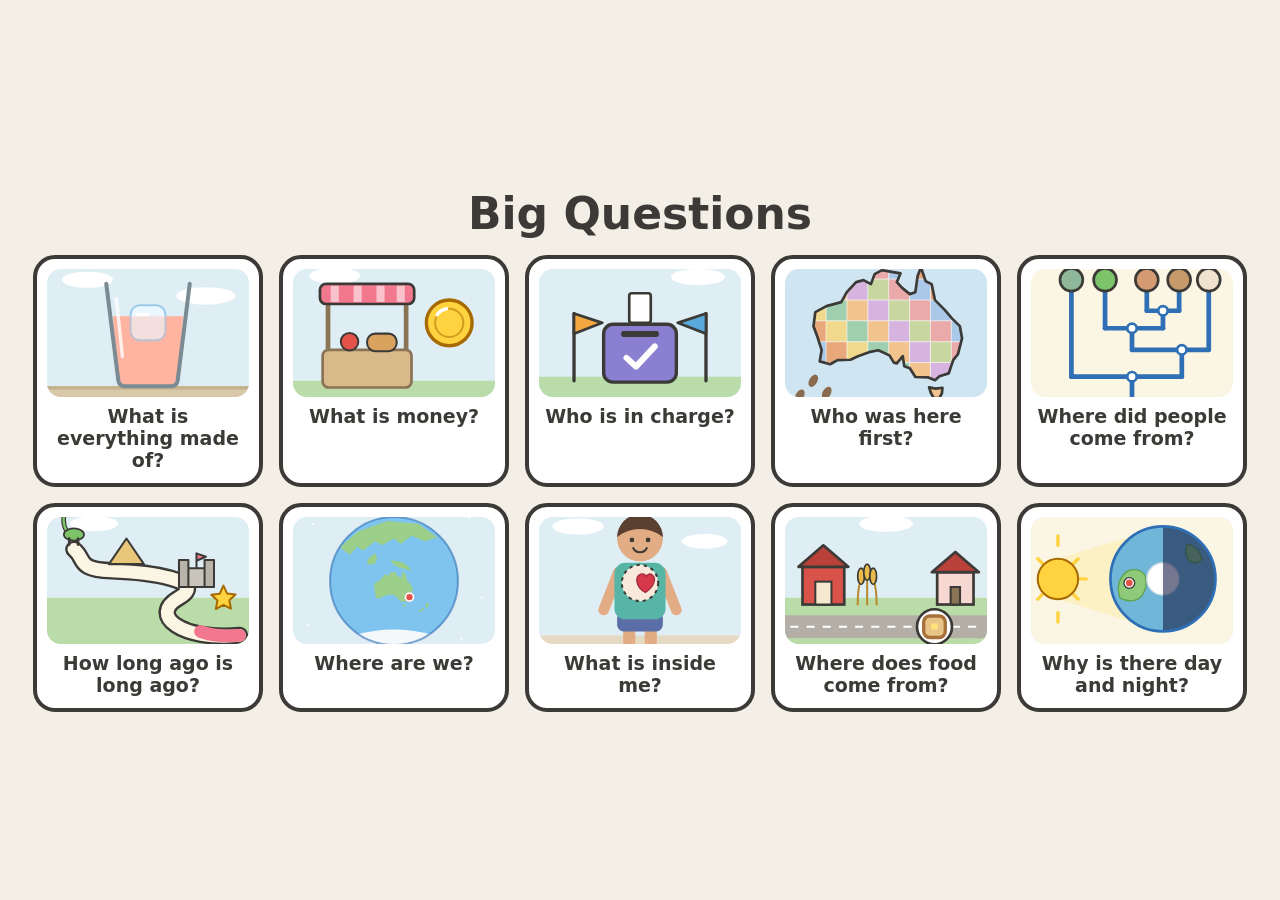
<file: big-questions/index.html>
<!doctype html>
<html lang="en-AU">
<head>
<meta charset="utf-8">
<meta name="viewport" content="width=device-width, initial-scale=1, viewport-fit=cover">
<meta name="robots" content="noindex">
<meta name="theme-color" content="#f3efe6">
<meta name="mobile-web-app-capable" content="yes">
<meta name="apple-mobile-web-app-capable" content="yes">
<meta name="apple-mobile-web-app-title" content="Big Questions">
<link rel="manifest" href="manifest.webmanifest">
<link rel="apple-touch-icon" href="icons/icon-180.png">
<title>Big Questions</title>
<link rel="stylesheet" href="shared/base.css">
<style>
  body { overflow: auto; }
  main { min-height: 100%; display: flex; flex-wrap: wrap; align-content: center; justify-content: center; gap: 16px; padding: 20px; }
  h1 { width: 100%; text-align: center; margin: 0; font-size: clamp(26px, 5vw, 44px); font-weight: 800; }
  .book { width: min(44vw, 230px); display: grid; align-content: start; gap: 8px; padding: 10px 10px 12px; border-radius: 22px;
          border: 4px solid var(--ink); background: #fff; color: var(--ink); text-decoration: none;
          font-size: clamp(15px, 2.4vw, 19px); font-weight: 700; text-align: center; }
  .book:active { transform: scale(.97); }
  .book svg { width: 100%; border-radius: 14px; background: var(--sky); }
  /* covers keep still on the shelf except for one gentle bob */
  .book svg .ambient { animation: shelf-bob 3.4s ease-in-out infinite; transform-box: fill-box; transform-origin: center; }
  .book:nth-child(2n) svg .ambient { animation-delay: -1.7s; }
  @keyframes shelf-bob { 0%, 100% { transform: translateY(0); } 50% { transform: translateY(5px); } }
</style>
</head>
<body>
<main>
  <h1>Big Questions</h1>
  <!-- the shelf: one cover per guide. Rebuilt from each guide's own cover art. -->
  <a class="book" href="guides/01-made-of/index.html">
    <svg viewBox="0 30 300 190" role="img" aria-label="A glass of cordial with an ice cube">
    <ellipse cx="60" cy="46" rx="38" ry="12" fill="#fff"/><ellipse cx="236" cy="70" rx="44" ry="13" fill="#fff"/>
    <rect x="0" y="204" width="300" height="36" fill="#d9c9a8"/><rect x="0" y="204" width="300" height="5" fill="#c4b28e"/>
    <path d="M98 100 L106 196 Q107 204 116 204 L184 204 Q193 204 194 196 L202 100 Z" fill="#ffb3a1"/>
    <g class="cube ambient">
    <rect x="124" y="84" width="52" height="52" rx="14" fill="#eaf7ff" stroke="#9cc9e6" stroke-width="3"/>
    <path d="M134 98h16" stroke="#fff" stroke-width="5" stroke-linecap="round"/>
    </g>
    <path d="M98 100 L106 196 Q107 204 116 204 L184 204 Q193 204 194 196 L202 100 Z" fill="#ffb3a1" opacity=".35"/>
    <path d="M88 52 L106 196 Q107 204 116 204 L184 204 Q193 204 194 196 L212 52" fill="none" stroke="#7b8a93" stroke-width="6" stroke-linecap="round" stroke-linejoin="round"/>
    <path d="M103 74l9 86" stroke="#fff" stroke-width="5" stroke-linecap="round" opacity=".8"/>
    </svg>
    What is everything made of?
  </a>
  <a class="book" href="guides/02-money/index.html">
    <svg viewBox="0 30 300 190" role="img" aria-label="A market stall and a gold coin">
    <ellipse cx="62" cy="40" rx="38" ry="12" fill="#fff"/>
    <rect x="0" y="196" width="300" height="44" fill="#b9dca8"/>
    <path d="M52 78v120M168 78v120" stroke="#8b7355" stroke-width="7" stroke-linecap="round"/>
    <rect x="40" y="52" width="140" height="30" rx="9" fill="#f2788f" stroke="#3b3a36" stroke-width="4"/>
    <path d="M62 55v24M96 55v24M130 55v24M160 55v24" stroke="#fff" stroke-width="12" opacity=".55"/>
    <rect x="44" y="150" width="132" height="56" rx="9" fill="#d9b98a" stroke="#8b7355" stroke-width="4"/>
    <circle cx="84" cy="138" r="13" fill="#e4534a" stroke="#3b3a36" stroke-width="3"/>
    <rect x="110" y="126" width="44" height="26" rx="12" fill="#d9a25f" stroke="#3b3a36" stroke-width="3"/>
    <g class="bobber ambient">
    <circle cx="232" cy="110" r="34" fill="#ffd23f" stroke="#a66a00" stroke-width="5"/>
    <circle cx="232" cy="110" r="21" fill="none" stroke="#a66a00" stroke-width="3" opacity=".5"/>
    <path d="M214 98a22 22 0 0 1 14-9" fill="none" stroke="#fff" stroke-width="5" stroke-linecap="round"/>
    </g>
    </svg>
    What is money?
  </a>
  <a class="book" href="guides/03-in-charge/index.html">
    <svg viewBox="0 30 300 190" role="img" aria-label="A ballot box with a vote dropping in, and two flags">
    <ellipse cx="236" cy="42" rx="40" ry="12" fill="#fff"/>
    <rect x="0" y="190" width="300" height="50" fill="#b9dca8"/>
    <path d="M52 196V96" stroke="#3b3a36" stroke-width="5" stroke-linecap="round"/>
    <path d="M52 96l42 14-42 16z" fill="#f5a742" stroke="#3b3a36" stroke-width="4" stroke-linejoin="round"/>
    <path d="M248 196V96" stroke="#3b3a36" stroke-width="5" stroke-linecap="round"/>
    <path d="M248 96l-42 14 42 16z" fill="#5aa9dc" stroke="#3b3a36" stroke-width="4" stroke-linejoin="round"/>
    <g class="slip ambient"><rect x="134" y="66" width="32" height="44" rx="4" fill="#fff" stroke="#3b3a36" stroke-width="4"/></g>
    <rect x="96" y="112" width="108" height="86" rx="14" fill="#8a7fd1" stroke="#3b3a36" stroke-width="5"/>
    <rect x="122" y="122" width="56" height="9" rx="4" fill="#3b3a36"/>
    <path d="M130 162l14 13 28-30" fill="none" stroke="#fff" stroke-width="9" stroke-linecap="round" stroke-linejoin="round"/>
    </svg>
    Who is in charge?
  </a>
  <a class="book" href="guides/04-australia/index.html">
    <svg viewBox="0 30 300 190" role="img" aria-label="A map of Australia made of many coloured patches" style="background:#cfe6f2">
    <defs><clipPath id="land"><path d="M45.0 94.1L61.5 85.2L83.5 79.2L91.8 64.4L105.6 49.5L116.6 46.5L127.6 52.5L133.1 37.6L144.1 31.7L160.6 34.6L171.6 36.4L166.1 49.5L174.4 58.4L185.4 67.3L193.6 64.4L196.9 40.6L201.9 27.5L209.0 48.3L217.8 52.5L222.8 76.3L237.6 91.1L247.6 103.0L259.7 114.9L263.0 132.7L256.9 156.5L249.8 165.4L243.2 185.0L229.4 189.2L222.8 195.1L212.9 191.0L193.6 190.4L185.4 177.3L177.1 174.3L174.9 159.5L166.1 170.2L161.7 169.0L155.1 158.3L138.6 150.6L124.8 153.5L108.3 159.5L97.3 164.8L78.0 165.4L67.0 171.4L51.6 167.2L54.4 150.6L47.8 129.8L42.3 114.9Z"/><path d="M214.0 205.8L223.9 207.6L233.8 206.4L233.2 214.2L229.4 221.3L221.1 221.9L216.7 214.2Z"/></clipPath></defs>
    <g clip-path="url(#land)"><rect x="30" y="14" width="31" height="31" fill="#f2c48d"/><rect x="61" y="14" width="31" height="31" fill="#d7b5e0"/><rect x="92" y="14" width="31" height="31" fill="#c8d6a0"/><rect x="123" y="14" width="31" height="31" fill="#ecaaaa"/><rect x="154" y="14" width="31" height="31" fill="#aac9e8"/><rect x="185" y="14" width="31" height="31" fill="#e8a87c"/><rect x="216" y="14" width="31" height="31" fill="#f0d98c"/><rect x="247" y="14" width="31" height="31" fill="#a0cfb0"/><rect x="30" y="45" width="31" height="31" fill="#a0cfb0"/><rect x="61" y="45" width="31" height="31" fill="#f2c48d"/><rect x="92" y="45" width="31" height="31" fill="#d7b5e0"/><rect x="123" y="45" width="31" height="31" fill="#c8d6a0"/><rect x="154" y="45" width="31" height="31" fill="#ecaaaa"/><rect x="185" y="45" width="31" height="31" fill="#aac9e8"/><rect x="216" y="45" width="31" height="31" fill="#e8a87c"/><rect x="247" y="45" width="31" height="31" fill="#f0d98c"/><rect x="30" y="76" width="31" height="31" fill="#f0d98c"/><rect x="61" y="76" width="31" height="31" fill="#a0cfb0"/><rect x="92" y="76" width="31" height="31" fill="#f2c48d"/><rect x="123" y="76" width="31" height="31" fill="#d7b5e0"/><rect x="154" y="76" width="31" height="31" fill="#c8d6a0"/><rect x="185" y="76" width="31" height="31" fill="#ecaaaa"/><rect x="216" y="76" width="31" height="31" fill="#aac9e8"/><rect x="247" y="76" width="31" height="31" fill="#e8a87c"/><rect x="30" y="107" width="31" height="31" fill="#e8a87c"/><rect x="61" y="107" width="31" height="31" fill="#f0d98c"/><rect x="92" y="107" width="31" height="31" fill="#a0cfb0"/><rect x="123" y="107" width="31" height="31" fill="#f2c48d"/><rect x="154" y="107" width="31" height="31" fill="#d7b5e0"/><rect x="185" y="107" width="31" height="31" fill="#c8d6a0"/><rect x="216" y="107" width="31" height="31" fill="#ecaaaa"/><rect x="247" y="107" width="31" height="31" fill="#aac9e8"/><rect x="30" y="138" width="31" height="31" fill="#aac9e8"/><rect x="61" y="138" width="31" height="31" fill="#e8a87c"/><rect x="92" y="138" width="31" height="31" fill="#f0d98c"/><rect x="123" y="138" width="31" height="31" fill="#a0cfb0"/><rect x="154" y="138" width="31" height="31" fill="#f2c48d"/><rect x="185" y="138" width="31" height="31" fill="#d7b5e0"/><rect x="216" y="138" width="31" height="31" fill="#c8d6a0"/><rect x="247" y="138" width="31" height="31" fill="#ecaaaa"/><rect x="30" y="169" width="31" height="31" fill="#ecaaaa"/><rect x="61" y="169" width="31" height="31" fill="#aac9e8"/><rect x="92" y="169" width="31" height="31" fill="#e8a87c"/><rect x="123" y="169" width="31" height="31" fill="#f0d98c"/><rect x="154" y="169" width="31" height="31" fill="#a0cfb0"/><rect x="185" y="169" width="31" height="31" fill="#f2c48d"/><rect x="216" y="169" width="31" height="31" fill="#d7b5e0"/><rect x="247" y="169" width="31" height="31" fill="#c8d6a0"/><rect x="30" y="200" width="31" height="31" fill="#c8d6a0"/><rect x="61" y="200" width="31" height="31" fill="#ecaaaa"/><rect x="92" y="200" width="31" height="31" fill="#aac9e8"/><rect x="123" y="200" width="31" height="31" fill="#e8a87c"/><rect x="154" y="200" width="31" height="31" fill="#f0d98c"/><rect x="185" y="200" width="31" height="31" fill="#a0cfb0"/><rect x="216" y="200" width="31" height="31" fill="#f2c48d"/><rect x="247" y="200" width="31" height="31" fill="#d7b5e0"/>
    <g stroke="#fff" stroke-width="1.5" opacity=".6"><path d="M30 45h250M30 76h250M30 107h250M30 138h250M30 169h250M30 200h250M61 14v220M92 14v220M123 14v220M154 14v220M185 14v220M216 14v220M247 14v220"/></g>
    </g>
    <path d="M45.0 94.1L61.5 85.2L83.5 79.2L91.8 64.4L105.6 49.5L116.6 46.5L127.6 52.5L133.1 37.6L144.1 31.7L160.6 34.6L171.6 36.4L166.1 49.5L174.4 58.4L185.4 67.3L193.6 64.4L196.9 40.6L201.9 27.5L209.0 48.3L217.8 52.5L222.8 76.3L237.6 91.1L247.6 103.0L259.7 114.9L263.0 132.7L256.9 156.5L249.8 165.4L243.2 185.0L229.4 189.2L222.8 195.1L212.9 191.0L193.6 190.4L185.4 177.3L177.1 174.3L174.9 159.5L166.1 170.2L161.7 169.0L155.1 158.3L138.6 150.6L124.8 153.5L108.3 159.5L97.3 164.8L78.0 165.4L67.0 171.4L51.6 167.2L54.4 150.6L47.8 129.8L42.3 114.9Z" fill="none" stroke="#3b3a36" stroke-width="4" stroke-linejoin="round"/>
    <path d="M214.0 205.8L223.9 207.6L233.8 206.4L233.2 214.2L229.4 221.3L221.1 221.9L216.7 214.2Z" fill="none" stroke="#3b3a36" stroke-width="4" stroke-linejoin="round"/>
    <g class="steps-art ambient" fill="#8a6a4f"><ellipse cx="42" cy="196" rx="6" ry="10" transform="rotate(30 42 196)"/><ellipse cx="62" cy="214" rx="6" ry="10" transform="rotate(30 62 214)"/><ellipse cx="22" cy="218" rx="6" ry="10" transform="rotate(30 22 218)"/></g>
    </svg>
    Who was here first?
  </a>
  <a class="book" href="guides/05-people/index.html">
    <svg viewBox="0 30 300 190" role="img" aria-label="A branching family tree with many tips" style="background:#fbf6e3">
    <g fill="none" stroke="#2f6fb5" stroke-width="7" stroke-linecap="round" stroke-linejoin="round">
    <path d="M150 226V190"/><path d="M60 190H224"/><path d="M60 190V60"/><path d="M224 190V150"/>
    <path d="M150 150H264"/><path d="M264 150V60"/><path d="M150 150V118"/><path d="M110 118H196"/>
    <path d="M110 118V60"/><path d="M196 118V92"/><path d="M172 92H220"/><path d="M172 92V60"/><path d="M220 92V60"/>
    </g>
    <g fill="#fff" stroke="#2f6fb5" stroke-width="4">
    <circle cx="150" cy="190" r="7"/><circle cx="224" cy="150" r="7"/><circle cx="150" cy="118" r="7"/><circle cx="196" cy="92" r="7"/>
    </g>
    <g class="tips ambient" stroke="#3b3a36" stroke-width="4">
    <circle cx="60" cy="46" r="17" fill="#8fb89a"/><circle cx="110" cy="46" r="17" fill="#7cc36a"/>
    <circle cx="172" cy="46" r="17" fill="#d49b72"/><circle cx="220" cy="46" r="17" fill="#c79a6b"/>
    <circle cx="264" cy="46" r="17" fill="#efe3cf"/>
    </g>
    </svg>
    Where did people come from?
  </a>
  <a class="book" href="guides/06-long-ago/index.html">
    <svg viewBox="0 30 300 190" role="img" aria-label="A long winding path going back in time, past a castle, a pyramid and a dinosaur">
    <rect x="0" y="150" width="300" height="90" fill="#b9dca8"/>
    <ellipse cx="70" cy="40" rx="36" ry="11" fill="#fff"/>
    <path d="M286 206 C 200 214, 150 176, 196 150 S 150 112, 96 110 S 58 92, 40 78" fill="none" stroke="#3b3a36" stroke-width="26" stroke-linecap="round"/>
    <path d="M286 206 C 200 214, 150 176, 196 150 S 150 112, 96 110 S 58 92, 40 78" fill="none" stroke="#fbf6e3" stroke-width="19" stroke-linecap="round"/>
    <path d="M286 206 C 262 208, 244 206, 228 200" fill="none" stroke="#f2788f" stroke-width="19" stroke-linecap="round"/>
    <!-- castle -->
    <g stroke="#3b3a36" stroke-width="3" stroke-linejoin="round">
    <rect x="204" y="106" width="36" height="28" fill="#c9c5bd"/><rect x="196" y="94" width="14" height="40" fill="#b9b4aa"/><rect x="234" y="94" width="14" height="40" fill="#b9b4aa"/>
    <path d="M222 106V84l14 5-14 6" fill="#f2788f"/>
    </g>
    <!-- pyramid -->
    <path d="M118 62l26 38H92z" fill="#e8c77a" stroke="#3b3a36" stroke-width="3" stroke-linejoin="round"/>
    <!-- dinosaur, far away -->
    <g stroke="#3b3a36" stroke-width="2.5" stroke-linecap="round" fill="#7cc36a">
    <path d="M30 52q-8-12-4-26" fill="none" stroke-width="7"/><path d="M30 52q-8-12-4-26" fill="none" stroke="#7cc36a" stroke-width="3.5"/>
    <ellipse cx="40" cy="56" rx="15" ry="9"/><path d="M33 62v9M46 62v9" stroke-width="4"/>
    </g>
    <g class="twinkle ambient"><path d="M262 132l5.5 11.5 12.5 1.5-9.200 8.600 2.400 12.600L262 160.500l-11.200 6.200 2.400-12.600-9.200-8.600 12.5-1.5z" fill="#ffd23f" stroke="#a66a00" stroke-width="3" stroke-linejoin="round"/></g>
    </svg>
    How long ago is long ago?
  </a>
  <a class="book" href="guides/07-where-are-we/index.html">
    <svg viewBox="0 30 300 190" role="img" aria-label="The Earth from space, with a red dot on Australia's east coast">
    <g fill="#fff"><circle cx="30" cy="40" r="1.6"/><circle cx="262" cy="30" r="2"/><circle cx="280" cy="150" r="1.4"/><circle cx="22" cy="190" r="1.8"/><circle cx="60" cy="110" r="1.2"/><circle cx="250" cy="212" r="1.5"/><circle cx="96" cy="18" r="1.3"/></g>
    <circle cx="150" cy="125" r="95" fill="#7ec4ee"/>
    <g fill="#9ccf8a">
    <path d="M120 130L123 150L129 151L136 147L143 145L150 146L155 150L159 155L165 156L171 154L177 143L178 135L173 128L169 124L168 117L163 110L161 120L155 118L153 112L145 112L142 117L136 115L131 122Z"/>
    <path d="M164 159L167 160L167 164L164 163Z"/><path d="M145 94L162 97L171 103L176 110L165 107L157 105L148 99Z"/>
    <path d="M110 94L122 83L125 92L121 100L111 100Z"/><path d="M199 156L202 162L198 165L197 162Z"/><path d="M194 164L195 166L189 171L186 170Z"/>
    <path d="M70 75L96 52L140 36L186 40L214 60L196 66L176 58L160 70L150 62L132 72L122 66L104 80L96 74L84 86Z"/>
    </g>
    <path d="M96 204a95 95 0 0 0 108 0q-54-14-108 0z" fill="#f4f8fb"/>
    <circle cx="150" cy="125" r="95" fill="none" stroke="#2f6fb5" stroke-width="3" opacity=".6"/>
    <circle class="here ambient" cx="173" cy="149" r="6" fill="none" stroke="#e4534a" stroke-width="2"/>
    <circle cx="173" cy="149" r="6" fill="#e4534a" stroke="#fff" stroke-width="2.5"/>
    </svg>
    Where are we?
  </a>
  <a class="book" href="guides/08-inside-me/index.html">
    <svg viewBox="0 30 300 190" role="img" aria-label="A child with a beating heart showing in their chest">
    <ellipse cx="58" cy="44" rx="38" ry="12" fill="#fff"/><ellipse cx="246" cy="66" rx="34" ry="11" fill="#fff"/>
    <rect x="0" y="206" width="300" height="34" fill="#e6d9c3"/>
    <path d="M118 112L96 168M182 112l22 56" stroke="#e2ad84" stroke-width="16" stroke-linecap="round"/>
    <path d="M134 176v40M166 176v40" stroke="#e2ad84" stroke-width="18" stroke-linecap="round"/>
    <rect x="116" y="170" width="68" height="30" rx="10" fill="#5b6ea8"/>
    <rect x="112" y="98" width="76" height="84" rx="16" fill="#57b5a6"/>
    <circle cx="150" cy="128" r="27" fill="#f8e9dc" stroke="#3b3a36" stroke-width="3" stroke-dasharray="5 6"/>
    <g class="beat ambient">
    <path d="M158 142c-16-9-15-24-7-27 5-2 8 2 8 4 1-3 5-6 9-3 7 5 3 18-10 26z" fill="#d8394a" stroke="#a12c3c" stroke-width="2"/>
    </g>
    <circle cx="150" cy="62" r="34" fill="#e2ad84"/>
    <path d="M116 60a34 34 0 0 1 68 0c-20-16-48-16-68 0z" fill="#5a4030"/>
    <circle cx="138" cy="64" r="3.5" fill="#3b3a36"/><circle cx="162" cy="64" r="3.5" fill="#3b3a36"/>
    <path d="M140 76a11 11 0 0 0 20 0" fill="none" stroke="#3b3a36" stroke-width="3" stroke-linecap="round"/>
    </svg>
    What is inside me?
  </a>
  <a class="book" href="guides/09-food/index.html">
    <svg viewBox="0 30 300 190" role="img" aria-label="A road from a farm to a slice of toast on a plate">
    <ellipse cx="150" cy="40" rx="40" ry="12" fill="#fff"/>
    <rect x="0" y="150" width="300" height="90" fill="#b9dca8"/>
    <rect x="0" y="176" width="300" height="34" fill="#b4afa6"/>
    <path d="M8 193h284" stroke="#fff" stroke-width="3" stroke-dasharray="12 12"/>
    <!-- barn -->
    <rect x="26" y="104" width="62" height="56" fill="#d9534a" stroke="#3b3a36" stroke-width="4"/>
    <path d="M20 104 L57 72 L94 104 Z" fill="#b8413a" stroke="#3b3a36" stroke-width="4" stroke-linejoin="round"/>
    <rect x="45" y="126" width="24" height="34" fill="#f6e7d0" stroke="#3b3a36" stroke-width="3"/>
    <!-- wheat -->
    <path d="M108 160 q0-24 4-34 M122 160 q0-26 0-38 M136 160 q0-24-4-34" stroke="#b98a2e" stroke-width="3" fill="none" stroke-linecap="round"/>
    <ellipse cx="113" cy="118" rx="5" ry="12" fill="#e9b949" stroke="#3b3a36" stroke-width="2.5"/>
    <ellipse cx="122" cy="112" rx="5" ry="12" fill="#e9b949" stroke="#3b3a36" stroke-width="2.5"/>
    <ellipse cx="131" cy="118" rx="5" ry="12" fill="#e9b949" stroke="#3b3a36" stroke-width="2.5"/>
    <!-- house -->
    <rect x="226" y="112" width="54" height="48" fill="#f6d7d2" stroke="#3b3a36" stroke-width="4"/>
    <path d="M218 112 L253 82 L288 112 Z" fill="#b8413a" stroke="#3b3a36" stroke-width="4" stroke-linejoin="round"/>
    <rect x="246" y="134" width="14" height="26" fill="#8b7355" stroke="#3b3a36" stroke-width="3"/>
    <!-- the toast, rolling back toward the farm -->
    <g class="roller ambient">
    <circle cx="222" cy="193" r="26" fill="#fff" stroke="#3b3a36" stroke-width="4"/>
    <rect x="206" y="177" width="32" height="32" rx="9" fill="#e9c489" stroke="#a8703a" stroke-width="5"/>
    <rect x="217" y="188" width="10" height="9" rx="2" fill="#ffe37a"/>
    </g>
    </svg>
    Where does food come from?
  </a>
  <a class="book" href="guides/10-day-night/index.html">
    <svg viewBox="0 30 300 190" role="img" aria-label="The Sun shining on one half of the Earth">
    <rect width="300" height="240" fill="#fbf6e3"/>
    <path d="M40 92 L196 44 L196 200 L40 152 Z" fill="#ffd23f" opacity=".18"/>
    <g stroke="#ffd23f" stroke-width="5" stroke-linecap="round">
    <path d="M40 72v-14M40 172v14M68 122h14M60 102l10-10M60 142l10 10M20 102l-10-10M20 142l-10 10"/>
    </g>
    <circle cx="40" cy="122" r="30" fill="#ffd23f" stroke="#a66a00" stroke-width="3"/>
    <clipPath id="disc"><circle cx="196" cy="122" r="78"/></clipPath>
    <g clip-path="url(#disc)">
    <rect x="118" y="44" width="156" height="156" fill="#6fb6d9"/>
    <g class="turny ambient">
    <path d="M132 150 q-8 -26 12 -40 q18 -6 26 8 q4 16 -6 30 q-14 12 -32 2z" fill="#8fc97a" stroke="#5da24c" stroke-width="2"/>
    <path d="M232 70 q18 4 22 22 q-6 10 -18 4 q-10 -10 -4 -26z" fill="#8fc97a" stroke="#5da24c" stroke-width="2"/>
    <circle cx="196" cy="122" r="24" fill="#fff" stroke="#c9dbe6" stroke-width="2"/>
    <circle cx="146" cy="128" r="8" fill="#fff" stroke="#3b3a36" stroke-width="2"/><circle cx="146" cy="128" r="5" fill="#e4534a"/>
    </g>
    <rect x="196" y="44" width="80" height="156" fill="#161e46" opacity=".6"/>
    </g>
    <circle cx="196" cy="122" r="78" fill="none" stroke="#2f6fb5" stroke-width="4"/>
    </svg>
    Why is there day and night?
  </a>
</main>
<script>
  if ('serviceWorker' in navigator && location.protocol === 'https:') navigator.serviceWorker.register('sw.js').catch(function () {});
</script>
</body>
</html>
</file>
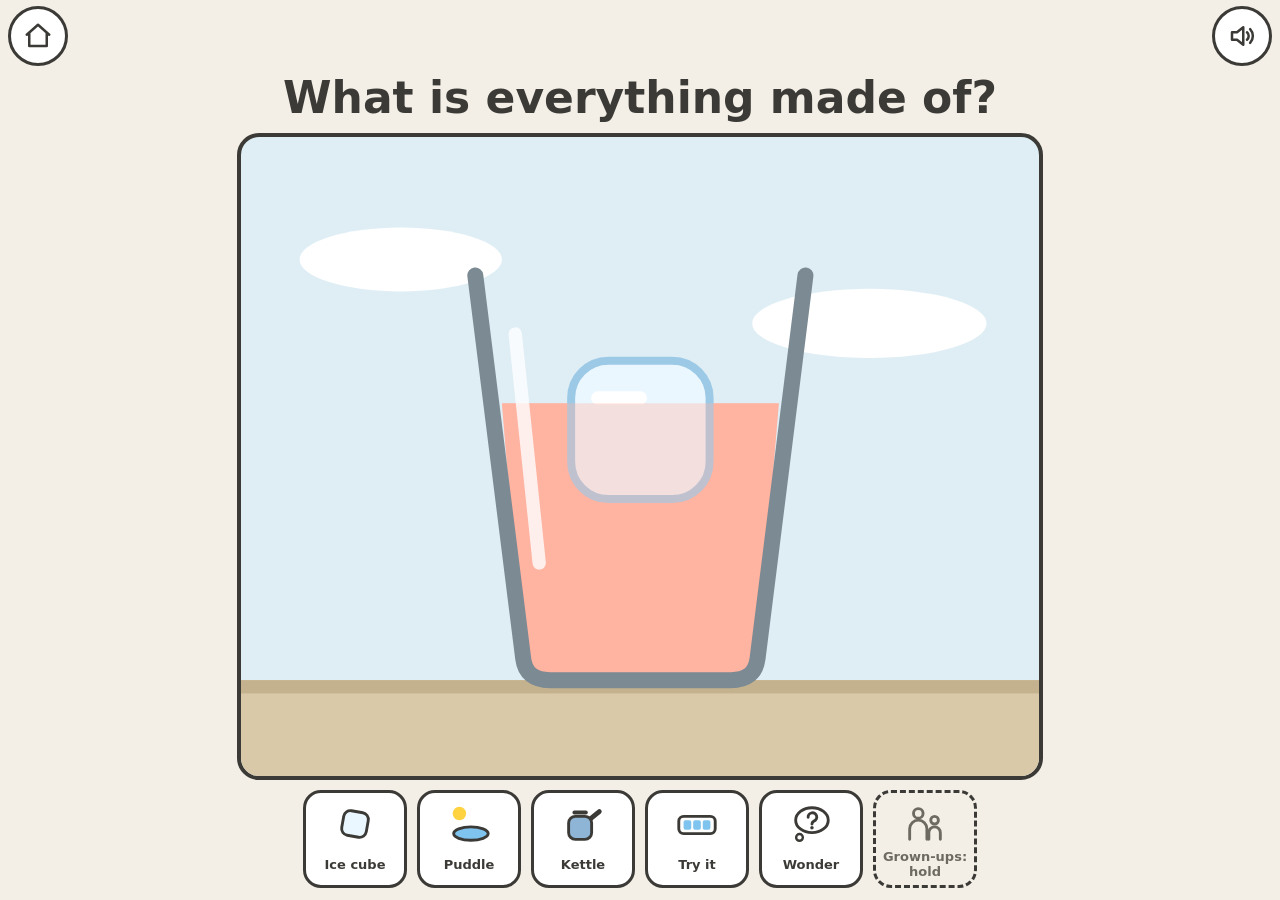
<file: big-questions/guides/01-made-of/index.html>
<!doctype html>
<html lang="en-AU">
<head>
<meta charset="utf-8">
<meta name="viewport" content="width=device-width, initial-scale=1, viewport-fit=cover, user-scalable=no">
<meta name="robots" content="noindex">
<meta name="theme-color" content="#f3efe6">
<meta name="mobile-web-app-capable" content="yes">
<meta name="apple-mobile-web-app-capable" content="yes">
<meta name="apple-mobile-web-app-title" content="Big Questions">
<link rel="manifest" href="../../manifest.webmanifest">
<link rel="apple-touch-icon" href="../../icons/icon-180.png">
<title>What is everything made of?</title>
<link rel="stylesheet" href="../../shared/base.css">
<style>
  .cube { transform-origin: 150px 120px; animation: bob 3.4s ease-in-out infinite; }
  @keyframes bob { 0%, 100% { transform: translateY(0) rotate(6deg); } 50% { transform: translateY(7px) rotate(-3deg); } }
  /* the warmth toy */
  .stage { --thumb: clamp(60px, 13vh, 84px); }
  .wt-panels { position: absolute; inset: 0 0 calc(var(--thumb) + 16px) 0; display: flex; gap: 8px; }
  .wt-panel { flex: 1; min-width: 0; position: relative; border-radius: 16px; overflow: hidden; }
  .wt-eyes { background: var(--sky); }
  /* the model is on paper: a different kind of picture, not a closer look */
  .wt-model { background: var(--paper) repeating-linear-gradient(transparent 0 21px, rgba(120,150,190,.16) 21px 22px);
              outline: 3px dashed var(--paper-edge); outline-offset: -6px; }
  .wt-bar { position: absolute; left: 0; right: 0; bottom: 0;
            display: flex; align-items: center; gap: 10px; padding: 8px 4px; }
    .wt-end { flex: none; width: calc(var(--thumb) * .6); height: calc(var(--thumb) * .6); background: center / contain no-repeat; }
  .wt-snow { background-image: url("data:image/svg+xml,%3Csvg xmlns='http://www.w3.org/2000/svg' viewBox='0 0 24 24' fill='none' stroke='%235aa9dc' stroke-width='2.4' stroke-linecap='round'%3E%3Cpath d='M12 2v20M3.3 7l17.4 10M3.3 17L20.7 7M9 3.5l3 3 3-3M9 20.5l3-3 3 3'/%3E%3C/svg%3E"); }
  .wt-flame { background-image: url("data:image/svg+xml,%3Csvg xmlns='http://www.w3.org/2000/svg' viewBox='0 0 24 24'%3E%3Cpath d='M12 2c1 4 6 6 6 12a6 6 0 0 1-12 0c0-3 2-4 2-7 2 1 3 2 4-5z' fill='%23ff8a5c'/%3E%3Cpath d='M12 12c1 2 3 3 3 5a3 3 0 0 1-6 0c0-2 2-3 3-5z' fill='%23ffd23f'/%3E%3C/svg%3E"); }
  .wt-track { flex: 1; height: var(--thumb); border-radius: 999px; touch-action: none; cursor: pointer;
              background: linear-gradient(90deg, var(--cold), var(--mid) 50%, var(--warm)); border: 3px solid var(--ink); }
  .wt-thumb { width: calc(var(--thumb) - 6px); height: calc(var(--thumb) - 6px); border-radius: 50%; background: #fff;
              border: 4px solid var(--ink); box-shadow: 0 2px 6px rgba(0,0,0,.3); pointer-events: none; }
  @media (orientation: portrait) { .wt-panels { flex-direction: column; } }

</style>
</head>
<body>

<!-- COVER -->
<section class="part cover" data-part="cover">
  <h1>What is everything made of?</h1>
  <a class="cover-art" href="#toy" aria-label="Play">
    <svg viewBox="0 0 300 240" role="img" aria-label="A glass of cordial with an ice cube">
      <ellipse cx="60" cy="46" rx="38" ry="12" fill="#fff"/><ellipse cx="236" cy="70" rx="44" ry="13" fill="#fff"/>
      <rect x="0" y="204" width="300" height="36" fill="#d9c9a8"/><rect x="0" y="204" width="300" height="5" fill="#c4b28e"/>
      <path d="M98 100 L106 196 Q107 204 116 204 L184 204 Q193 204 194 196 L202 100 Z" fill="#ffb3a1"/>
      <g class="cube ambient">
        <rect x="124" y="84" width="52" height="52" rx="14" fill="#eaf7ff" stroke="#9cc9e6" stroke-width="3"/>
        <path d="M134 98h16" stroke="#fff" stroke-width="5" stroke-linecap="round"/>
      </g>
      <path d="M98 100 L106 196 Q107 204 116 204 L184 204 Q193 204 194 196 L202 100 Z" fill="#ffb3a1" opacity=".35"/>
      <path d="M88 52 L106 196 Q107 204 116 204 L184 204 Q193 204 194 196 L212 52" fill="none" stroke="#7b8a93" stroke-width="6" stroke-linecap="round" stroke-linejoin="round"/>
      <path d="M103 74l9 86" stroke="#fff" stroke-width="5" stroke-linecap="round" opacity=".8"/>
    </svg>
  </a>
  <nav class="shelf-row">
    <a class="tile" href="#opening">
      <svg viewBox="0 0 48 48"><rect x="11" y="11" width="26" height="26" rx="7" transform="rotate(10 24 24)" fill="#eaf7ff" stroke="#3b3a36" stroke-width="3"/></svg>Ice cube</a>
    <a class="tile" href="#puddle">
      <svg viewBox="0 0 48 48"><circle cx="14" cy="13" r="7" fill="#ffd23f"/><ellipse cx="26" cy="34" rx="18" ry="7" fill="#7ec4ee" stroke="#3b3a36" stroke-width="3"/></svg>Puddle</a>
    <a class="tile" href="#kettle">
      <svg viewBox="0 0 48 48"><path d="M30 20l11-9" stroke="#3b3a36" stroke-width="5" stroke-linecap="round"/><rect x="9" y="16" width="24" height="24" rx="7" fill="#8fb5d6" stroke="#3b3a36" stroke-width="3"/><path d="M15 12h12" stroke="#3b3a36" stroke-width="4" stroke-linecap="round"/></svg>Kettle</a>
    <a class="tile" href="#tryit">
      <svg viewBox="0 0 48 48"><rect x="5" y="16" width="38" height="18" rx="5" fill="#fff" stroke="#3b3a36" stroke-width="3"/><rect x="10" y="20" width="8" height="10" rx="2" fill="#7ec4ee"/><rect x="20" y="20" width="8" height="10" rx="2" fill="#7ec4ee"/><rect x="30" y="20" width="8" height="10" rx="2" fill="#7ec4ee"/></svg>Try it</a>
    <a class="tile" href="#wonder">
      <svg viewBox="0 0 48 48"><ellipse cx="25" cy="20" rx="17" ry="13" fill="#fff" stroke="#3b3a36" stroke-width="3"/><circle cx="12" cy="38" r="3.5" fill="#fff" stroke="#3b3a36" stroke-width="2.5"/><path d="M21 17a4.5 4.5 0 1 1 6 4c-1.5 .8-2 1.5-2 3" fill="none" stroke="#3b3a36" stroke-width="3" stroke-linecap="round"/><circle cx="25" cy="28" r="1.8" fill="#3b3a36"/></svg>Wonder</a>
    <button class="tile grown" data-hold="#grownups">
      <svg viewBox="0 0 48 48" fill="none" stroke="#6d6a61" stroke-width="3" stroke-linecap="round"><circle cx="17" cy="13" r="5"/><path d="M8 40V29a9 9 0 0 1 18 0v11"/><circle cx="34" cy="20" r="4"/><path d="M28 40v-7a6 6 0 0 1 12 0v7"/></svg>Grown-ups: hold</button>
  </nav>
</section>

<!-- SCENES -->
<section class="part" data-part="toy" hidden><div class="stage"></div></section>
<section class="part" data-part="opening" hidden><div class="stage"></div></section>
<section class="part" data-part="puddle" hidden><div class="stage"></div></section>
<section class="part" data-part="kettle" hidden><div class="stage"></div></section>

<!-- TRY IT -->
<section class="part page" data-part="tryit" hidden>
  <h1>Try it: ice, water, ice</h1>
  <div class="card">
    <ol class="steps">
      <li>Put an ice cube in a bowl. Warm the outside of the bowl with your hands.</li>
      <li>Pour the water into the ice tray.</li>
      <li>Put the tray back in the freezer.</li>
      <li>Look again after dinner. Is it the same water?</li>
    </ol>
  </div>
  <h2>For a warm day</h2>
  <p>Paint pictures on the footpath with a brush and plain water. Watch them disappear. Where did the bits go?</p>
  <p style="color:var(--soft);font-size:15px">You need: an ice cube, a bowl, an ice tray, a paintbrush. Kettles and steam stay with the grown-up.</p>
  <h2>Try a cold cup</h2>
  <p>Fill one cup with cold water and ice, and another with room-temperature water. Dry the outsides. Leave both beside each other and look again in a few minutes. Where do drops appear? A grown-up can explain that water in the air can gather on a cold surface; it has not leaked through the cup.</p>
</section>

<!-- WONDER MORE -->
<section class="part page" data-part="wonder" hidden>
  <h1>Wonder more</h1>
  <ul class="big">
    <li class="card">If you were as small as a water bit, what would you see?</li>
    <li class="card">Where do you think the puddle's bits are right now?</li>
    <li class="card">Is there anything that is <em>not</em> made of tiny bits?</li>
  </ul>
</section>

<!-- GROWN-UP NOTES -->
<section class="part page grown" data-part="grownups" hidden>
  <h1>Grown-up notes</h1>
  <p>Each line is marked <span class="tag fact">Fact</span> well established,
     <span class="tag simp">Model</span> a deliberate simplification, or
     <span class="tag unsure">Unsure</span> not yet known.</p>

  <h2>Play another way</h2>
  <div class="card">
    <p>Pick one invitation, then let your child lead. Watching, pointing or changing her mind all count; there is no answer to pass.</p>
    <ul>
      <li>Put a star on one water bit. Warm it, then cool it. Invite her to follow that same bit.</li>
      <li>Before moving the slider back, wonder aloud: “What might happen to our star?” Let her try.</li>
      <li>Compare the moving blue bits with the real-looking water. Which picture is a model?</li>
    </ul>
  </div>
  <p>Another connection: <a href="../10-day-night/index.html">Why is there day and night?</a></p>

  <h2>The idea</h2>
  <ul>
    <li><span class="tag fact">Fact</span>Water is made of molecules, each one two hydrogen atoms joined to an oxygen atom (H₂O). On screen they are called "bits".</li>
    <li><span class="tag fact">Fact</span>Ice, water and steam are the same molecules. What changes is how much they move and how they are arranged.</li>
    <li><span class="tag fact">Fact</span>In ice the molecules are held in an open, six-sided framework and jiggle on the spot. In liquid water they stay close but slide past one another. In steam they are far apart and fast.</li>
    <li><span class="tag fact">Fact</span>That open framework makes ice about 8% less dense than water (0.917 against 1.000 g/cm³ at 0 °C), which is why ice floats. The toy draws the ice pattern with gaps for this reason.</li>
    <li><span class="tag fact">Fact</span>At sea level ice melts at 0 °C and water boils at 100 °C. Water also turns to gas well below boiling. That is evaporation, and it is how a puddle dries.</li>
    <li><span class="tag fact">Fact</span>Steam, meaning water as a gas, is invisible. The white cloud above a kettle is tiny drops of liquid water that formed when the steam met cooler air. Look for the clear gap right at the spout of a real kettle.</li>
    <li><span class="tag fact">Fact</span>The molecules never stop moving, even in ice. Colder means slower, not still.</li>
    <li><span class="tag fact">Fact</span>Floating freshwater ice melting in fresh water leaves the level essentially unchanged: it displaced its own weight of water. The opening treats the drink like fresh water. In a denser drink, such as sugary cordial, a small level change is possible.</li>
  </ul>

  <h2>What the pictures simplify</h2>
  <ul>
    <li><span class="tag simp">Model</span><b>Size and number.</b> One drop of water holds more than a thousand billion billion molecules (about 1.7 × 10²¹). The toy draws 36.</li>
    <li><span class="tag simp">Model</span><b>Colour and shape.</b> Molecules have no colour. The blob with two bumps is roughly the outline of a water molecule, drawn as a cartoon.</li>
    <li><span class="tag simp">Model</span><b>Speed.</b> Real water molecules in air move at hundreds of metres a second. The toy slows them enormously.</li>
    <li><span class="tag simp">Model</span><b>Flat.</b> Real ice is three-dimensional and each molecule holds on to four neighbours. The flat honeycomb shows three.</li>
    <li><span class="tag simp">Model</span><b>Spacing in steam.</b> Steam at 100 °C takes up about 1,600 times the room of the water it came from. The toy cannot show a gap that large.</li>
    <li><span class="tag simp">Model</span><b>Only water.</b> A real pot also has air in it. The toy's lid keeps every bit in so she can see that none are lost.</li>
    <li><span class="tag simp">Model</span><b>Steered.</b> The bits are nudged to behave like water. The toy is not a calculation from first principles.</li>
    <li><span class="tag simp">Model</span><b>The puddle.</b> In shade a puddle dries more slowly; it does not stop. Real rain comes from clouds that formed somewhere else, not the same bits dropping straight back.</li>
    <li><span class="tag simp">Model</span><b>The kettle card.</b> Ordinary room air holds some water as gas too, so the card shows a couple of bits there.</li>
  </ul>

  <h2>Questions she may ask</h2>
  <ul>
    <li><b>Can we see a bit?</b> <span class="tag fact">Fact</span>Not with eyes or an ordinary microscope: a bit is far smaller than light can show. Special instruments can make images of individual molecules by scanning with an extremely fine tip; that is different from looking through an ordinary microscope.</li>
    <li><b>What are bits made of?</b> <span class="tag fact">Fact</span>Even smaller pieces called atoms. A water bit is three atoms stuck together.</li>
    <li><b>Is everything made of bits?</b> <span class="tag fact">Fact</span>Everything you can touch is: air, juice, the table, you. Different stuff has different bits. Light is not made of them.
        <span class="tag unsure">Unsure</span>Out in space there is about five times more "dark matter" than ordinary stuff, and nobody knows yet what it is.</li>
    <li><b>Why does ice float?</b> <span class="tag fact">Fact</span>The bits in ice hold each other in a pattern with gaps, so ice takes up more room than the water it came from and is lighter for its size.</li>
    <li><b>Where does rain come from?</b> <span class="tag simp">Model</span>Water bits in the air gather into tiny drops, and lots of tiny drops make a cloud. When the drops get big enough they fall.</li>
    <li><b>Do the bits ever stop?</b> <span class="tag fact">Fact</span>No. Colder is slower, but they never sit completely still.</li>
  </ul>

  <h2>Words this guide teaches</h2>
  <p><b>Bits</b>: the tiny pieces water is made of. <b>Steam</b>: water when its bits have flown apart; you cannot see it.
     <b>Model</b>: a pretend picture that helps us think about something we cannot see.</p>

  <h2>Go further</h2>
  <p><i>A Drop of Water: A Book of Science and Wonder</i> by Walter Wick (Scholastic, 1997). Close-up photographs of
     water doing surprising things. The author suggests ages 7 and up, so it is one to look through together.
     Try your library first. <a href="https://www.walterwick.com/books/a-drop-of-water" target="_blank" rel="noopener">About the book</a>.</p>

  <h2>Sources</h2>
  <ul>
    <li><a href="https://www.acs.org/education/whatischemistry/adventures-in-chemistry/experiments/condenstation-station.html" target="_blank" rel="noopener">American Chemical Society, "Condensation Station"</a>: drops on a cold cup come from water in the air.</li>
    <li><a href="https://chem.libretexts.org/Bookshelves/Introductory_Chemistry/Introductory_Chemistry_(CK-12)/15:_Water/15.02:_Structure_of_Ice" target="_blank" rel="noopener">LibreTexts, "Structure of Ice"</a>: the open six-sided framework and the densities of ice and water.</li>
    <li><a href="https://www.usgs.gov/special-topics/water-science-school/science/evaporation-and-water-cycle" target="_blank" rel="noopener">US Geological Survey, "Evaporation and the Water Cycle"</a>: evaporation at ordinary temperatures.</li>
    <li><a href="https://www.scientificamerican.com/article/how-does-bathwater-give-off-steam/" target="_blank" rel="noopener">Scientific American, "How does bathwater give off steam?"</a>: visible "steam" is liquid droplets.</li>
    <li><a href="https://doi.org/10.1126/science.1176210" target="_blank" rel="noopener">Gross and others, <i>Science</i>, 2009</a>: the first picture showing the structure of a single molecule.</li>
    <li><a href="https://science.nasa.gov/dark-matter/" target="_blank" rel="noopener">NASA, "Dark Matter"</a>: most matter in the universe is of an unknown kind.</li>
  </ul>
  <p style="color:var(--soft)">Melting and boiling points, the number of molecules in a drop, molecular speeds, the volume of steam
     and the floating-ice result are standard textbook values, worked out or recalled rather than taken from a linked page.
     Checked November 2026.</p>
</section>

<script src="../../shared/kit.js"></script>
<script src="scenes/warmth-sim.js"></script>
<script src="scenes/warmth-toy.js"></script>
<script src="scenes/opening.js"></script>
<script src="scenes/puddle.js"></script>
<script src="scenes/kettle.js"></script>
<script>
  BQ.frame.init({
    shelf: '../../index.html',
    sw: '../../sw.js',
    scenes: { toy: BQ.scenes.warmthToy, opening: BQ.scenes.opening, puddle: BQ.scenes.puddle, kettle: BQ.scenes.kettle }
  });
</script>
</body>
</html>
</file>
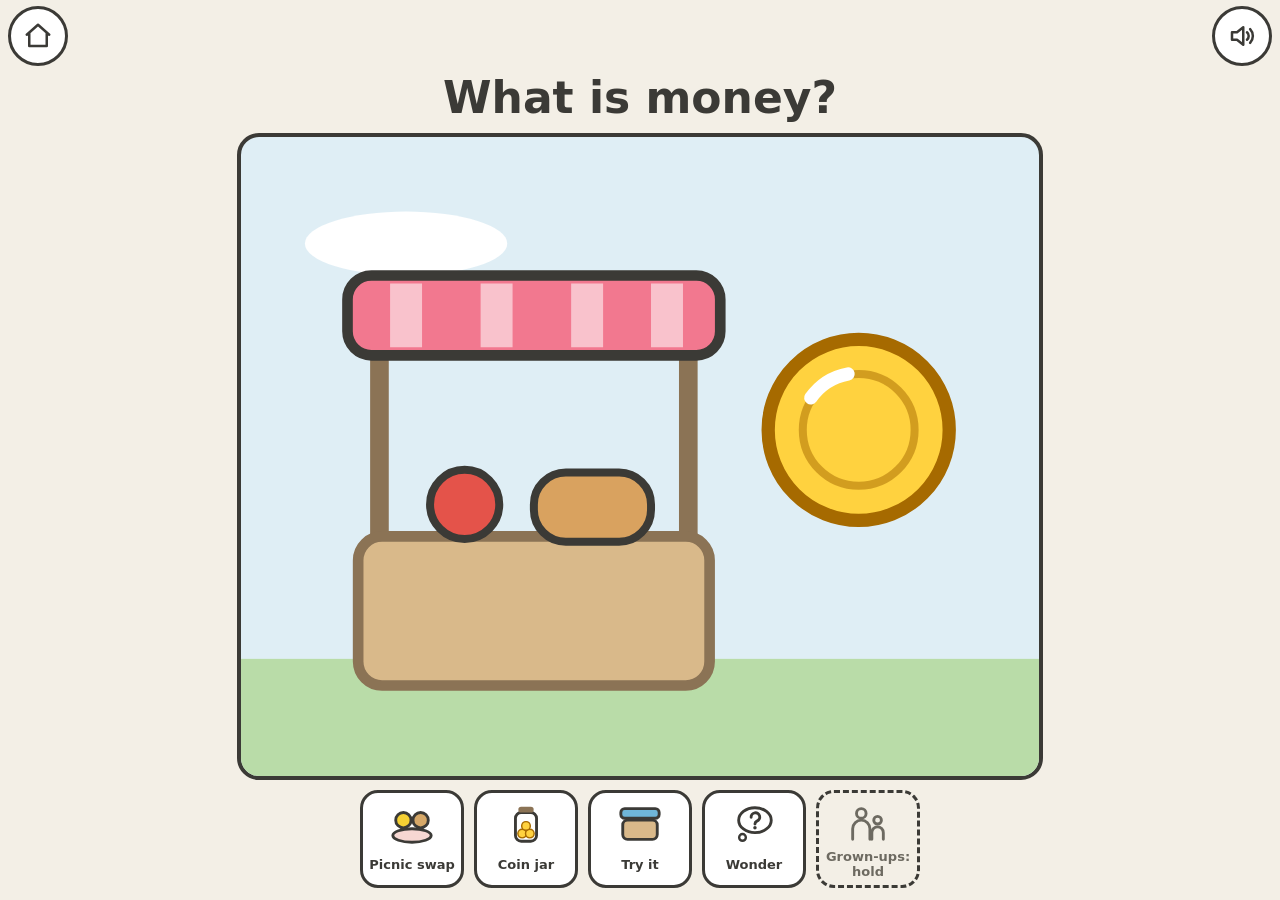
<file: big-questions/guides/02-money/index.html>
<!doctype html>
<html lang="en-AU">
<head>
<meta charset="utf-8">
<meta name="viewport" content="width=device-width, initial-scale=1, viewport-fit=cover, user-scalable=no">
<meta name="robots" content="noindex">
<meta name="theme-color" content="#f3efe6">
<meta name="mobile-web-app-capable" content="yes">
<meta name="apple-mobile-web-app-capable" content="yes">
<meta name="apple-mobile-web-app-title" content="Big Questions">
<link rel="manifest" href="../../manifest.webmanifest">
<link rel="apple-touch-icon" href="../../icons/icon-180.png">
<title>What is money?</title>
<link rel="stylesheet" href="../../shared/base.css">
<style>
  .bobber { transform-origin: 214px 92px; animation: bob 3.2s ease-in-out infinite; }
  @keyframes bob { 0%, 100% { transform: translateY(0) rotate(-6deg); } 50% { transform: translateY(8px) rotate(6deg); } }
</style>
</head>
<body>

<!-- COVER -->
<section class="part cover" data-part="cover">
  <h1>What is money?</h1>
  <a class="cover-art" href="#toy" aria-label="Play">
    <svg viewBox="0 0 300 240" role="img" aria-label="A market stall and a gold coin">
      <ellipse cx="62" cy="40" rx="38" ry="12" fill="#fff"/>
      <rect x="0" y="196" width="300" height="44" fill="#b9dca8"/>
      <path d="M52 78v120M168 78v120" stroke="#8b7355" stroke-width="7" stroke-linecap="round"/>
      <rect x="40" y="52" width="140" height="30" rx="9" fill="#f2788f" stroke="#3b3a36" stroke-width="4"/>
      <path d="M62 55v24M96 55v24M130 55v24M160 55v24" stroke="#fff" stroke-width="12" opacity=".55"/>
      <rect x="44" y="150" width="132" height="56" rx="9" fill="#d9b98a" stroke="#8b7355" stroke-width="4"/>
      <circle cx="84" cy="138" r="13" fill="#e4534a" stroke="#3b3a36" stroke-width="3"/>
      <rect x="110" y="126" width="44" height="26" rx="12" fill="#d9a25f" stroke="#3b3a36" stroke-width="3"/>
      <g class="bobber ambient">
        <circle cx="232" cy="110" r="34" fill="#ffd23f" stroke="#a66a00" stroke-width="5"/>
        <circle cx="232" cy="110" r="21" fill="none" stroke="#a66a00" stroke-width="3" opacity=".5"/>
        <path d="M214 98a22 22 0 0 1 14-9" fill="none" stroke="#fff" stroke-width="5" stroke-linecap="round"/>
      </g>
    </svg>
  </a>
  <nav class="shelf-row">
    <a class="tile" href="#opening">
      <svg viewBox="0 0 48 48"><ellipse cx="24" cy="36" rx="20" ry="7" fill="#f6d7d2" stroke="#3b3a36" stroke-width="3"/><circle cx="15" cy="20" r="8" fill="#f5d033" stroke="#3b3a36" stroke-width="3"/><circle cx="33" cy="20" r="8" fill="#d6a868" stroke="#3b3a36" stroke-width="3"/></svg>Picnic swap</a>
    <a class="tile" href="#jar">
      <svg viewBox="0 0 48 48"><rect x="13" y="12" width="22" height="30" rx="6" fill="#fff" stroke="#3b3a36" stroke-width="3"/><rect x="16" y="6" width="16" height="6" rx="3" fill="#8b7355"/><circle cx="20" cy="34" r="4.5" fill="#ffd23f" stroke="#a66a00" stroke-width="1.5"/><circle cx="28" cy="34" r="4.5" fill="#ffd23f" stroke="#a66a00" stroke-width="1.5"/><circle cx="24" cy="26" r="4.5" fill="#ffd23f" stroke="#a66a00" stroke-width="1.5"/></svg>Coin jar</a>
    <a class="tile" href="#tryit">
      <svg viewBox="0 0 48 48"><rect x="6" y="20" width="36" height="20" rx="5" fill="#d9b98a" stroke="#3b3a36" stroke-width="3"/><rect x="4" y="8" width="40" height="10" rx="4" fill="#6fb6d9" stroke="#3b3a36" stroke-width="3"/></svg>Try it</a>
    <a class="tile" href="#wonder">
      <svg viewBox="0 0 48 48"><ellipse cx="25" cy="20" rx="17" ry="13" fill="#fff" stroke="#3b3a36" stroke-width="3"/><circle cx="12" cy="38" r="3.5" fill="#fff" stroke="#3b3a36" stroke-width="2.5"/><path d="M21 17a4.5 4.5 0 1 1 6 4c-1.5 .8-2 1.5-2 3" fill="none" stroke="#3b3a36" stroke-width="3" stroke-linecap="round"/><circle cx="25" cy="28" r="1.8" fill="#3b3a36"/></svg>Wonder</a>
    <button class="tile grown" data-hold="#grownups">
      <svg viewBox="0 0 48 48" fill="none" stroke="#6d6a61" stroke-width="3" stroke-linecap="round"><circle cx="17" cy="13" r="5"/><path d="M8 40V29a9 9 0 0 1 18 0v11"/><circle cx="34" cy="20" r="4"/><path d="M28 40v-7a6 6 0 0 1 12 0v7"/></svg>Grown-ups: hold</button>
  </nav>
</section>

<!-- SCENES -->
<section class="part" data-part="toy" hidden><div class="stage"></div></section>
<section class="part" data-part="opening" hidden><div class="stage"></div></section>
<section class="part" data-part="jar" hidden><div class="stage"></div></section>

<!-- TRY IT -->
<section class="part page" data-part="tryit" hidden>
  <h1>Try it: a shop at home</h1>
  <div class="card">
    <ol class="steps">
      <li>Each choose three things for your stall: toys, fruit, pencils.</li>
      <li>First, no coins. Try to swap. What happens when you don't want what the other one has?</li>
      <li>Now share out ten buttons or bottle tops. These are your coins.</li>
      <li>Make price tags with dots: one dot, two dots, three dots.</li>
      <li>Go shopping at each other's stalls. Where do the coins end up?</li>
    </ol>
  </div>
  <p style="color:var(--soft);font-size:15px">You need: a few things from around the house, ten buttons or bottle tops, paper and a pencil.</p>
  <h2>Change one thing</h2>
  <p>Keep the same pretend shop and goods. This time agree that one large paper token buys any one item. Swap roles. What changes when everyone agrees to accept the same tokens? Some swaps can work without money too.</p>
</section>

<!-- WONDER MORE -->
<section class="part page" data-part="wonder" hidden>
  <h1>Wonder more</h1>
  <ul class="big">
    <li class="card">If there were no coins, what could we use for money?</li>
    <li class="card">If you had three coins, what would you do with them?</li>
    <li class="card">What is something you cannot buy with money?</li>
  </ul>
</section>

<!-- GROWN-UP NOTES -->
<section class="part page grown" data-part="grownups" hidden>
  <h1>Grown-up notes</h1>
  <p>Each line is marked <span class="tag fact">Fact</span> well established,
     <span class="tag simp">Model</span> a deliberate simplification, or
     <span class="tag unsure">Unsure</span> not settled.</p>

  <h2>Play another way</h2>
  <div class="card">
    <p>Pick one invitation, then let your child lead. Watching, pointing or changing her mind all count; there is no answer to pass.</p>
    <ul>
      <li>Try one swap at the picnic, then one at the market. What is different about what each animal wants?</li>
      <li>Follow a single coin from one stall to another. Does spending make it disappear?</li>
      <li>Try saving, spending and sharing in the jar scene. Let her choose; there is no best choice to earn.</li>
    </ul>
  </div>
  <p>Another connection: <a href="../09-food/index.html">Where does food come from?</a></p>

  <h2>The idea</h2>
  <ul>
    <li><span class="tag fact">Fact</span>Money is anything that people widely accept as payment. It does three jobs: paying for things, comparing prices, and keeping value for later.</li>
    <li><span class="tag fact">Fact</span>A swap only works when each person wants what the other has. Money removes that need: you can sell to anyone who wants your thing and buy from anyone who has what you want.</li>
    <li><span class="tag fact">Fact</span>Money works because people trust that the next person will accept it. That is what "everyone takes coins" means in the market.</li>
    <li><span class="tag fact">Fact</span>Most money today is not coins or notes. It is numbers in bank accounts.</li>
    <li><span class="tag fact">Fact</span>Australia's coins are made at the Royal Australian Mint in Canberra.</li>
  </ul>

  <h2>What the pictures simplify</h2>
  <ul>
    <li><span class="tag simp">Model</span><b>It is not a history.</b> The market shows why money is useful. It does not show how money began, and the guide never says people swapped first and invented coins later.</li>
    <li><span class="tag unsure">Unsure</span><b>How money began</b> is argued over. Anthropologists have not found societies that ran on swapping alone before they had money; many kept track of gifts, favours and debts instead. Some economists reply that missing evidence does not settle it.</li>
    <li><span class="tag simp">Model</span><b>A perfect jam.</b> The three stallholders are arranged so that no swap can ever work. In real life some swaps do work, as at the picnic.</li>
    <li><span class="tag simp">Model</span><b>One coin for everything.</b> In the market every food costs one coin and no stall runs out. Real prices differ and change.</li>
    <li><span class="tag simp">Model</span><b>Coins from a jar.</b> In the market the coins are simply handed out. People mostly get money by earning it, which is what the apple tree in the coin-jar scene shows.</li>
    <li><span class="tag simp">Model</span><b>Spend, save, share.</b> The coin-jar scene treats all three as good choices and does not rank them.</li>
  </ul>

  <h2>Questions she may ask</h2>
  <ul>
    <li><b>Why can't we just make lots more money?</b> <span class="tag simp">Model</span>If everyone had twice as many coins but there were still the same number of apples, the stallholders would ask for more coins for each apple. More coins does not make more apples.</li>
    <li><b>Is a card money?</b> <span class="tag fact">Fact</span>Tapping a card tells the bank to move numbers from one account to another. It is the same idea without the coins.</li>
    <li><b>Where does money come from?</b> <span class="tag fact">Fact</span>Coins are made at the Mint. Most money, though, exists only as numbers that banks keep track of.</li>
    <li><b>Why do some things cost more?</b> <span class="tag simp">Model</span>Usually because they take more work or more materials to make, or because lots of people want them and there are not many.</li>
    <li><b>Why do some people have more money than others?</b> <span class="tag fact">Fact</span>People get different amounts for many reasons: the work they do, where they live, what their family had, and luck. People disagree about how fair that is, and countries make different rules about it. It is easiest to talk about people in general rather than anyone she knows.</li>
  </ul>

  <h2>Words this guide teaches</h2>
  <p><b>Swap</b>: I give you mine and you give me yours. <b>Money</b>: something people agree to accept when you pay.
     <b>Price</b>: how many coins something costs.</p>

  <h2>Go further</h2>
  <p>The <b>Royal Australian Mint</b> in Canberra has a gallery where you can watch coins being made, and entry is free.
     Its public areas were rebuilt recently, so check
     <a href="https://www.ramint.gov.au/" target="_blank" rel="noopener">the Mint's website</a> for opening hours before you go.</p>

  <h2>Sources</h2>
  <ul>
    <li><a href="https://www.rba.gov.au/education/resources/explainers/what-is-money.html" target="_blank" rel="noopener">Reserve Bank of Australia, "What is Money?"</a>: the three jobs of money, why swapping works badly, and bank deposits as the largest share of money.</li>
    <li>Caroline Humphrey, "Barter and Economic Disintegration", <i>Man</i>, 1985: no society running on barter alone has been described.</li>
    <li><a href="https://www.ramint.gov.au/" target="_blank" rel="noopener">Royal Australian Mint</a>: visiting.</li>
  </ul>
  <p style="color:var(--soft)">Checked November 2026. The answers about prices, printing more money and why incomes differ are
     simplified standard economics, not taken from a linked page.</p>
</section>

<script src="../../shared/kit.js"></script>
<script src="../../shared/cast.js"></script>
<script src="scenes/market-sim.js"></script>
<script src="scenes/market.js"></script>
<script src="scenes/picnic.js"></script>
<script src="scenes/jar.js"></script>
<script>
  BQ.frame.init({
    shelf: '../../index.html',
    sw: '../../sw.js',
    scenes: { toy: BQ.scenes.market, opening: BQ.scenes.picnic, jar: BQ.scenes.jar }
  });
</script>
</body>
</html>
</file>
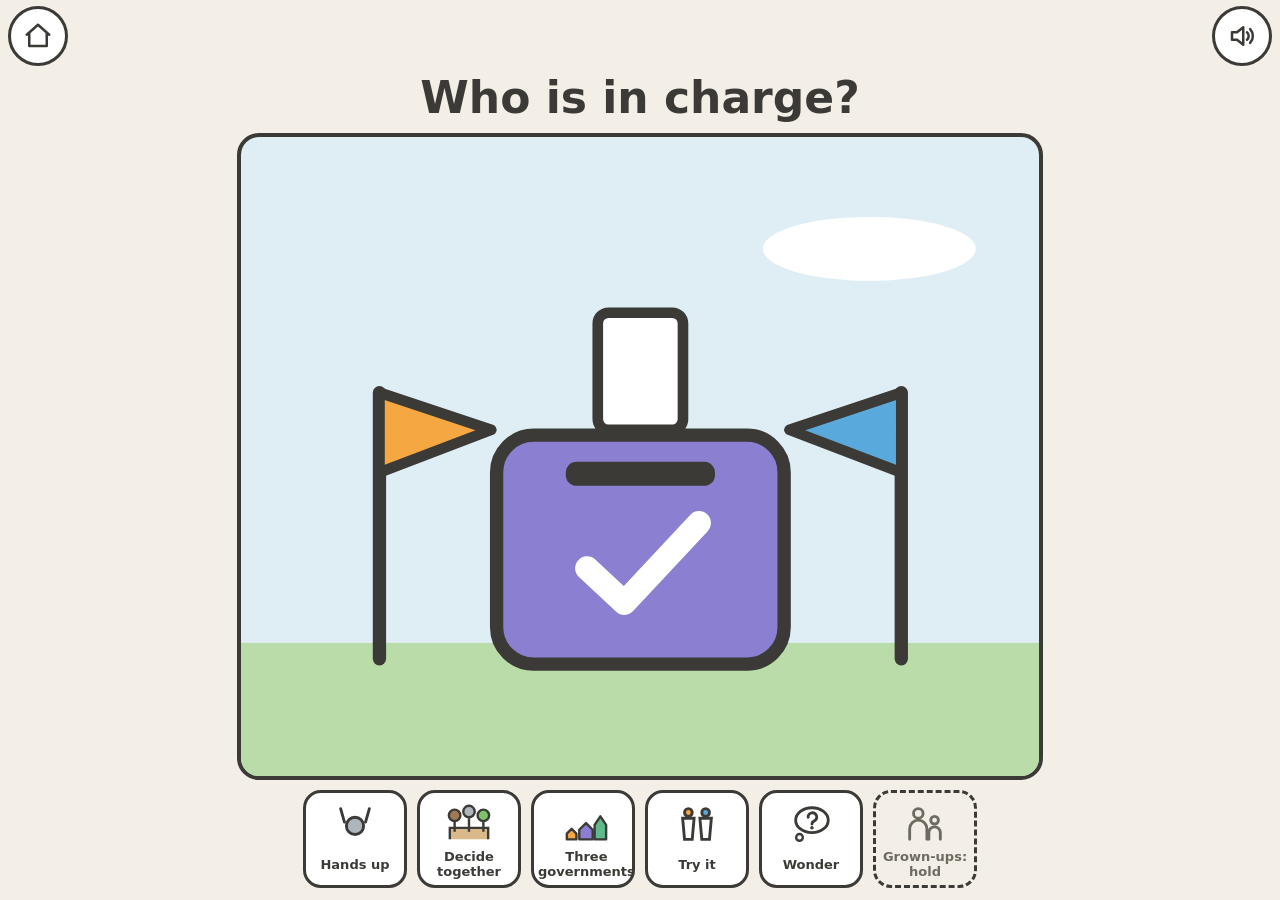
<file: big-questions/guides/03-in-charge/index.html>
<!doctype html>
<html lang="en-AU">
<head>
<meta charset="utf-8">
<meta name="viewport" content="width=device-width, initial-scale=1, viewport-fit=cover, user-scalable=no">
<meta name="robots" content="noindex">
<meta name="theme-color" content="#f3efe6">
<meta name="mobile-web-app-capable" content="yes">
<meta name="apple-mobile-web-app-capable" content="yes">
<meta name="apple-mobile-web-app-title" content="Big Questions">
<link rel="manifest" href="../../manifest.webmanifest">
<link rel="apple-touch-icon" href="../../icons/icon-180.png">
<title>Who is in charge?</title>
<link rel="stylesheet" href="../../shared/base.css">
<style>
  .slip { transform-origin: 150px 96px; animation: drop 3s ease-in-out infinite; }
  @keyframes drop { 0%, 100% { transform: translateY(-12px) rotate(-8deg); } 50% { transform: translateY(8px) rotate(-8deg); } }
  .council-layout { height:100%; display:flex; flex-direction:column; justify-content:center; gap:8px; padding:4px; }
  .council-board { flex:0 1 auto; width:100%; aspect-ratio:480 / 245; min-height:110px; position:relative; }
  .council-choices { display:flex; justify-content:space-around; gap:8px; }
  .council-choice, .council-count { min-height:60px; border:3px solid var(--ink); border-radius:16px; background:white; color:var(--ink); font:600 15px system-ui; cursor:pointer; touch-action:manipulation; }
  .council-choice { width:29%; display:flex; align-items:center; justify-content:center; flex-wrap:wrap; gap:4px; padding:3px; }
  .council-choice svg { width:60px; height:40px; }
  .council-count { align-self:center; display:flex; align-items:center; gap:10px; padding:2px 18px; }
  .council-count svg { width:42px; height:42px; }
  @media (max-height:430px) {
    .council-layout { display:grid; grid-template-columns:minmax(0,1fr) 108px; grid-template-rows:minmax(0,1fr) 60px; }
    .council-board { grid-column:1 / -1; grid-row:1; height:100%; min-height:0; aspect-ratio:auto; }
    .council-choices { grid-column:1; grid-row:2; gap:4px; }
    .council-choice { width:32%; flex-wrap:nowrap; font-size:12px; }
    .council-choice svg { width:38px; }
    .council-count { grid-column:2; grid-row:2; font-size:12px; padding:2px 4px; gap:2px; }
    .council-count svg { width:30px; }
  }
</style>
</head>
<body>

<!-- COVER -->
<section class="part cover" data-part="cover">
  <h1>Who is in charge?</h1>
  <a class="cover-art" href="#toy" aria-label="Play">
    <svg viewBox="0 0 300 240" role="img" aria-label="A ballot box with a vote dropping in, and two flags">
      <ellipse cx="236" cy="42" rx="40" ry="12" fill="#fff"/>
      <rect x="0" y="190" width="300" height="50" fill="#b9dca8"/>
      <path d="M52 196V96" stroke="#3b3a36" stroke-width="5" stroke-linecap="round"/>
      <path d="M52 96l42 14-42 16z" fill="#f5a742" stroke="#3b3a36" stroke-width="4" stroke-linejoin="round"/>
      <path d="M248 196V96" stroke="#3b3a36" stroke-width="5" stroke-linecap="round"/>
      <path d="M248 96l-42 14 42 16z" fill="#5aa9dc" stroke="#3b3a36" stroke-width="4" stroke-linejoin="round"/>
      <g class="slip ambient"><rect x="134" y="66" width="32" height="44" rx="4" fill="#fff" stroke="#3b3a36" stroke-width="4"/></g>
      <rect x="96" y="112" width="108" height="86" rx="14" fill="#8a7fd1" stroke="#3b3a36" stroke-width="5"/>
      <rect x="122" y="122" width="56" height="9" rx="4" fill="#3b3a36"/>
      <path d="M130 162l14 13 28-30" fill="none" stroke="#fff" stroke-width="9" stroke-linecap="round" stroke-linejoin="round"/>
    </svg>
  </a>
  <nav class="shelf-row">
    <a class="tile" href="#opening">
      <svg viewBox="0 0 48 48" fill="none" stroke="#3b3a36" stroke-width="3" stroke-linecap="round"><circle cx="24" cy="26" r="9" fill="#aeb5bd"/><path d="M13 22L9 8M35 22l4-14"/></svg>Hands up</a>
    <a class="tile" href="#council">
      <svg viewBox="0 0 48 48" stroke="#3b3a36" stroke-width="2.5"><circle cx="9" cy="15" r="6" fill="#a17a55"/><circle cx="24" cy="11" r="6" fill="#aeb5bd"/><circle cx="39" cy="15" r="6" fill="#7cc36a"/><path d="M4 40V28h40v12" fill="#d9b98a"/><path d="M9 22v10M24 18v14M39 22v10"/></svg>Decide together</a>
    <a class="tile" href="#levels">
      <svg viewBox="0 0 48 48" stroke="#3b3a36" stroke-width="2.5" stroke-linejoin="round"><path d="M4 40V34l5-5 5 5v6z" fill="#f5a742"/><path d="M17 40V30l7-7 7 7v10z" fill="#8a7fd1"/><path d="M33 40V25l6-9 6 9v15z" fill="#5fb98a"/></svg>Three governments</a>
    <a class="tile" href="#tryit">
      <svg viewBox="0 0 48 48" stroke="#3b3a36" stroke-width="3"><path d="M9 18h12l-2 22h-8z" fill="#fff"/><path d="M27 18h12l-2 22h-8z" fill="#fff"/><circle cx="15" cy="12" r="4" fill="#f5a742"/><circle cx="33" cy="12" r="4" fill="#5aa9dc"/></svg>Try it</a>
    <a class="tile" href="#wonder">
      <svg viewBox="0 0 48 48"><ellipse cx="25" cy="20" rx="17" ry="13" fill="#fff" stroke="#3b3a36" stroke-width="3"/><circle cx="12" cy="38" r="3.5" fill="#fff" stroke="#3b3a36" stroke-width="2.5"/><path d="M21 17a4.5 4.5 0 1 1 6 4c-1.5 .8-2 1.5-2 3" fill="none" stroke="#3b3a36" stroke-width="3" stroke-linecap="round"/><circle cx="25" cy="28" r="1.8" fill="#3b3a36"/></svg>Wonder</a>
    <button class="tile grown" data-hold="#grownups">
      <svg viewBox="0 0 48 48" fill="none" stroke="#6d6a61" stroke-width="3" stroke-linecap="round"><circle cx="17" cy="13" r="5"/><path d="M8 40V29a9 9 0 0 1 18 0v11"/><circle cx="34" cy="20" r="4"/><path d="M28 40v-7a6 6 0 0 1 12 0v7"/></svg>Grown-ups: hold</button>
  </nav>
</section>

<!-- SCENES -->
<section class="part" data-part="toy" hidden><div class="stage"></div></section>
<section class="part" data-part="opening" hidden><div class="stage"></div></section>
<section class="part" data-part="levels" hidden><div class="stage"></div></section>

<section class="part" data-part="council" hidden><div class="stage"></div></section>

<!-- TRY IT -->
<section class="part page" data-part="tryit" hidden>
  <h1>Try it: leader for the afternoon</h1>
  <div class="card">
    <ol class="steps">
      <li>Put out two cups. Draw a picture on each for two people in the family.</li>
      <li>Everyone drops one block in the cup of the person they choose. That is your vote.</li>
      <li>Tip the cups out. Whoever has the most blocks is the leader for the afternoon.</li>
      <li>Agree together which choices the leader may make. The leader listens, then chooses one game.</li>
      <li>Now try a council of three toys. Give each one a choice of game. Which game gets more votes?</li>
    </ol>
  </div>
  <p style="color:var(--soft);font-size:15px">You need: two cups, a few blocks or pegs, paper and a pencil. It works best with three or more people, or line up some toys to vote too.</p>
  <h2>Listen before deciding</h2>
  <p>Give three toys different ideas for a game. Let each have a turn to “speak”. Can you find a plan they can share? A vote is one way to decide, and talking or taking turns can help too.</p>
</section>

<!-- WONDER MORE -->
<section class="part page" data-part="wonder" hidden>
  <h1>Wonder more</h1>
  <ul class="big">
    <li class="card">If you were the leader, what is the first thing you would decide?</li>
    <li class="card">What could you do if the leader decided something you didn't like?</li>
    <li class="card">The most votes wins. How do you think the others feel?</li>
  </ul>
</section>

<!-- GROWN-UP NOTES -->
<section class="part page grown" data-part="grownups" hidden>
  <h1>Grown-up notes</h1>
  <p>Each line is marked <span class="tag fact">Fact</span> well established,
     <span class="tag simp">Model</span> a deliberate simplification, or
     <span class="tag unsure">Unsure</span> not settled.</p>

  <h2>Play another way</h2>
  <div class="card">
    <p>Pick one invitation, then let your child lead. Watching, pointing or changing her mind all count; there is no answer to pass.</p>
    <ul>
      <li>Keep everyone’s preferences the same and vote twice in the town. Then change one voter’s mind and vote again.</li>
      <li>Open Decide together. Keep the leader’s hill choice and give the other two river choices. Count their votes.</li>
      <li>Ask: “What could the group do for people who wanted the other plan?” Accept more than one idea.</li>
    </ul>
  </div>
  <p>Another connection: <a href="../02-money/index.html">What is money?</a></p>

  <h2>The idea</h2>
  <ul>
    <li><span class="tag fact">Fact</span>Australia is a representative democracy. Citizens aged 18 and over vote to choose people, called representatives, who then make decisions on everyone's behalf. People do not vote on each rule.</li>
    <li><span class="tag fact">Fact</span>There are elections again every few years, so voters can keep their representatives or choose new ones.</li>
    <li><span class="tag fact">Fact</span>Australia has three levels of government. Local councils look after things like rubbish collection and parks. States and territories look after things like schools and hospitals. The federal government looks after things like defence, immigration and passports.</li>
    <li><span class="tag fact">Fact</span>There are more than 500 local councils across Australia.</li>
    <li><span class="tag fact">Fact</span>Voting in federal elections is compulsory for enrolled citizens aged 18 and over.</li>
  </ul>

  <h2>What the pictures simplify</h2>
  <ul>
    <li><span class="tag simp">Model</span><b>One leader in the town.</b> This first toy isolates choosing someone and choosing again. It is not how a council or parliament makes every decision. The "Decide together" scene adds other elected voices: even the leader can be outvoted. Leaders must follow the law.</li>
    <li><span class="tag simp">Model</span><b>Three members in "Decide together".</b> This is an invented council, not a model of every council rule. Each member gets one vote between two plans. Actual federal laws need agreement in both houses of Parliament and assent. Debate, amendments, rights and legal limits matter too.</li>
    <li><span class="tag simp">Model</span><b>Two candidates and "most votes wins".</b> Real elections usually have several candidates, and Australian voters number them in order of preference.</li>
    <li><span class="tag simp">Model</span><b>Open voting.</b> In the toy you can see how everyone votes. Real votes are secret, so nobody can be pressured.</li>
    <li><span class="tag simp">Model</span><b>One thing to disagree about.</b> The townsfolk care only which side of town gets built on. Real voters weigh many things at once.</li>
    <li><span class="tag simp">Model</span><b>No parties.</b> Left out on purpose. The guide shows how choosing works, not who should win.</li>
    <li><span class="tag simp">Model</span><b>Hands up.</b> The opening is a direct vote among friends, which works for small groups. The town shows why bigger groups choose people instead.</li>
    <li><span class="tag simp">Model</span><b>The map.</b> A rough drawn outline. It leaves out the territories and the other states' borders.</li>
  </ul>

  <h2>Questions she may ask</h2>
  <ul>
    <li><b>Who is in charge of Australia?</b> <span class="tag fact">Fact</span>The people we elect to Parliament make the laws. The leader of the government is called the Prime Minister. The King is the head of state, and the Governor-General does that job for him here, but neither runs the country day to day.</li>
    <li><b>Can children vote?</b> <span class="tag fact">Fact</span>Not until they are 18. Children can still say what they think, and grown-ups can listen.</li>
    <li><b>What if a leader does something bad?</b> <span class="tag fact">Fact</span>The rules apply to leaders too, and judges can say no. And at the next election people can choose someone else.</li>
    <li><b>Who do you vote for?</b> <span class="tag simp">Model</span>A neutral answer: "Voting is private, and people in the same family or street often choose differently. When you are grown up you will make up your own mind."</li>
    <li><b>Is it fair that the most votes wins?</b> <span class="tag unsure">Unsure</span>People have argued about this for a very long time. Most agree it is fairer than one person deciding for ever, and that the winners should still look after everyone.</li>
  </ul>

  <h2>Words this guide teaches</h2>
  <p><b>Vote</b>: showing which one you choose. <b>Leader</b>: someone who helps a group make decisions.
     <b>Government</b>: the people who run public services and help make rules for a place.</p>

  <h2>Go further</h2>
  <p><b>NSW Parliament House</b> on Macquarie Street in Sydney is open to visitors on weekdays and runs free guided tours.
     Times change with sitting days and school holidays, so check
     <a href="https://www.parliament.nsw.gov.au/visit-parliament" target="_blank" rel="noopener">its visiting page</a> first.</p>

  <h2>Sources</h2>
  <ul>
    <li><a href="https://peo.gov.au/understand-our-parliament/how-parliament-works/bills-and-laws/making-a-law" target="_blank" rel="noopener">Parliamentary Education Office, "Making a law"</a>: debate and votes in both houses; the leader does not make laws alone.</li>
    <li><a href="https://peo.gov.au/understand-our-parliament/how-parliament-works/three-levels-of-government/three-levels-of-government-governing-australia" target="_blank" rel="noopener">Parliamentary Education Office, "Three levels of government"</a>: who looks after what, the number of councils, and voting at 18.</li>
    <li><a href="https://www.aec.gov.au/About_AEC/publications/voting/" target="_blank" rel="noopener">Australian Electoral Commission, "Compulsory voting in Australia"</a>.</li>
    <li><a href="https://www.parliament.nsw.gov.au/visit-parliament" target="_blank" rel="noopener">Parliament of NSW, "Visit Parliament"</a>.</li>
  </ul>
  <p style="color:var(--soft)">Checked November 2026. Passports as a federal matter, preferential and secret voting, and the roles of the Prime Minister,
     King and Governor-General are standard civics, not taken from a linked page.</p>
</section>

<script src="../../shared/kit.js"></script>
<script src="../../shared/cast.js"></script>
<script src="scenes/town-sim.js"></script>
<script src="scenes/town.js"></script>
<script src="scenes/council-sim.js"></script>
<script src="scenes/council.js"></script>
<script src="scenes/hands.js"></script>
<script src="scenes/levels.js"></script>
<script>
  BQ.frame.init({
    shelf: '../../index.html',
    sw: '../../sw.js',
    scenes: { toy: BQ.scenes.town, opening: BQ.scenes.hands, levels: BQ.scenes.levels, council: BQ.scenes.council }
  });
</script>
</body>
</html>
</file>
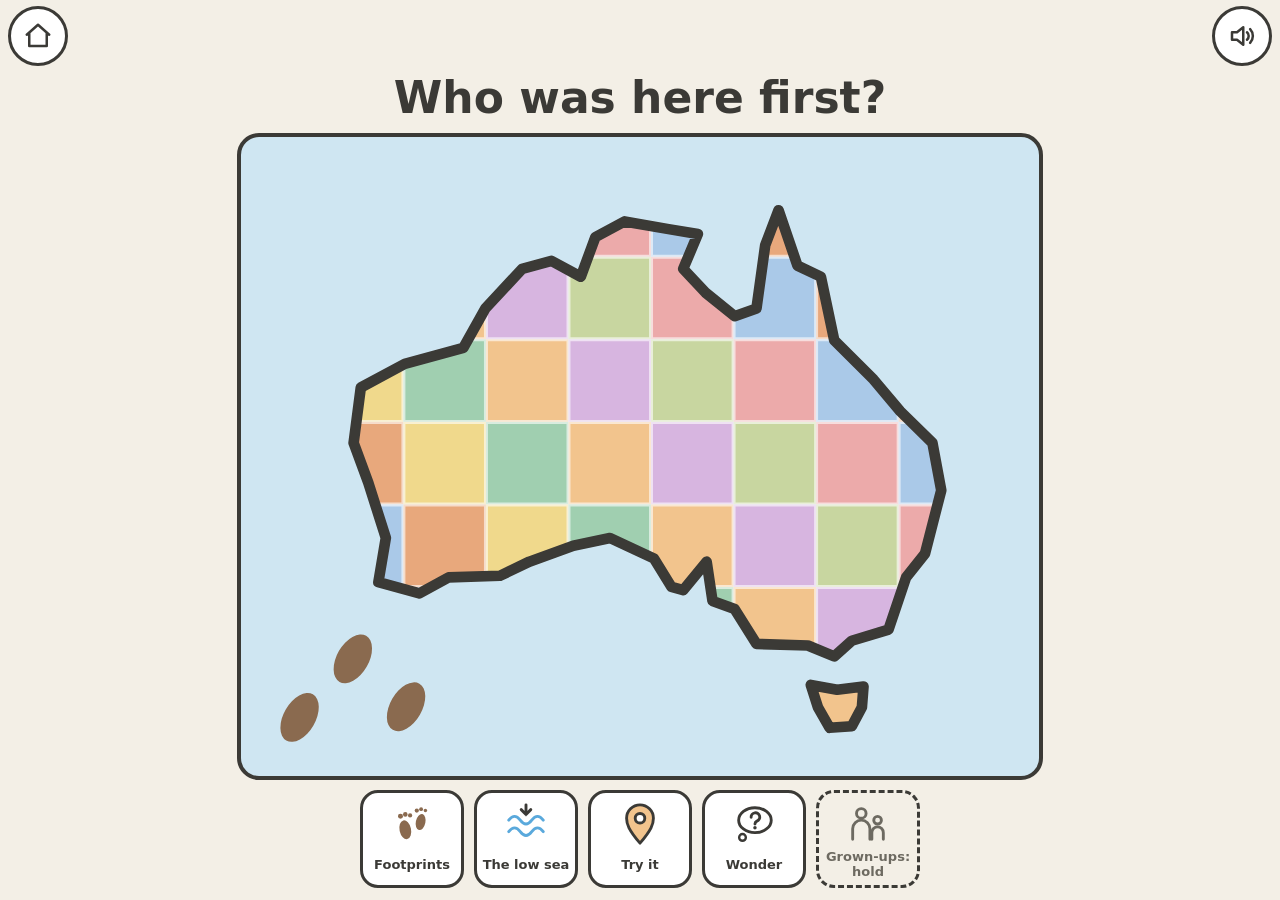
<file: big-questions/guides/04-australia/index.html>
<!doctype html>
<html lang="en-AU">
<head>
<meta charset="utf-8">
<meta name="viewport" content="width=device-width, initial-scale=1, viewport-fit=cover, user-scalable=no">
<meta name="robots" content="noindex">
<meta name="theme-color" content="#f3efe6">
<meta name="mobile-web-app-capable" content="yes">
<meta name="apple-mobile-web-app-capable" content="yes">
<meta name="apple-mobile-web-app-title" content="Big Questions">
<link rel="manifest" href="../../manifest.webmanifest">
<link rel="apple-touch-icon" href="../../icons/icon-180.png">
<title>Who was here first?</title>
<link rel="stylesheet" href="../../shared/base.css">
<style>
  .steps-art { animation: fade 4s ease-in-out infinite; }
  @keyframes fade { 0%, 100% { opacity: .55; } 50% { opacity: 1; } }
  .mine { background: #fff7d6; border: 3px dashed var(--ink); border-radius: 18px; padding: 12px 18px; }
</style>
</head>
<body>

<!-- COVER -->
<section class="part cover" data-part="cover">
  <h1>Who was here first?</h1>
  <a class="cover-art" href="#toy" aria-label="Play">
    <svg viewBox="0 0 300 240" role="img" aria-label="A map of Australia made of many coloured patches" style="background:#cfe6f2">
      <defs><clipPath id="land"><path d="M45.0 94.1L61.5 85.2L83.5 79.2L91.8 64.4L105.6 49.5L116.6 46.5L127.6 52.5L133.1 37.6L144.1 31.7L160.6 34.6L171.6 36.4L166.1 49.5L174.4 58.4L185.4 67.3L193.6 64.4L196.9 40.6L201.9 27.5L209.0 48.3L217.8 52.5L222.8 76.3L237.6 91.1L247.6 103.0L259.7 114.9L263.0 132.7L256.9 156.5L249.8 165.4L243.2 185.0L229.4 189.2L222.8 195.1L212.9 191.0L193.6 190.4L185.4 177.3L177.1 174.3L174.9 159.5L166.1 170.2L161.7 169.0L155.1 158.3L138.6 150.6L124.8 153.5L108.3 159.5L97.3 164.8L78.0 165.4L67.0 171.4L51.6 167.2L54.4 150.6L47.8 129.8L42.3 114.9Z"/><path d="M214.0 205.8L223.9 207.6L233.8 206.4L233.2 214.2L229.4 221.3L221.1 221.9L216.7 214.2Z"/></clipPath></defs>
      <g clip-path="url(#land)"><rect x="30" y="14" width="31" height="31" fill="#f2c48d"/><rect x="61" y="14" width="31" height="31" fill="#d7b5e0"/><rect x="92" y="14" width="31" height="31" fill="#c8d6a0"/><rect x="123" y="14" width="31" height="31" fill="#ecaaaa"/><rect x="154" y="14" width="31" height="31" fill="#aac9e8"/><rect x="185" y="14" width="31" height="31" fill="#e8a87c"/><rect x="216" y="14" width="31" height="31" fill="#f0d98c"/><rect x="247" y="14" width="31" height="31" fill="#a0cfb0"/><rect x="30" y="45" width="31" height="31" fill="#a0cfb0"/><rect x="61" y="45" width="31" height="31" fill="#f2c48d"/><rect x="92" y="45" width="31" height="31" fill="#d7b5e0"/><rect x="123" y="45" width="31" height="31" fill="#c8d6a0"/><rect x="154" y="45" width="31" height="31" fill="#ecaaaa"/><rect x="185" y="45" width="31" height="31" fill="#aac9e8"/><rect x="216" y="45" width="31" height="31" fill="#e8a87c"/><rect x="247" y="45" width="31" height="31" fill="#f0d98c"/><rect x="30" y="76" width="31" height="31" fill="#f0d98c"/><rect x="61" y="76" width="31" height="31" fill="#a0cfb0"/><rect x="92" y="76" width="31" height="31" fill="#f2c48d"/><rect x="123" y="76" width="31" height="31" fill="#d7b5e0"/><rect x="154" y="76" width="31" height="31" fill="#c8d6a0"/><rect x="185" y="76" width="31" height="31" fill="#ecaaaa"/><rect x="216" y="76" width="31" height="31" fill="#aac9e8"/><rect x="247" y="76" width="31" height="31" fill="#e8a87c"/><rect x="30" y="107" width="31" height="31" fill="#e8a87c"/><rect x="61" y="107" width="31" height="31" fill="#f0d98c"/><rect x="92" y="107" width="31" height="31" fill="#a0cfb0"/><rect x="123" y="107" width="31" height="31" fill="#f2c48d"/><rect x="154" y="107" width="31" height="31" fill="#d7b5e0"/><rect x="185" y="107" width="31" height="31" fill="#c8d6a0"/><rect x="216" y="107" width="31" height="31" fill="#ecaaaa"/><rect x="247" y="107" width="31" height="31" fill="#aac9e8"/><rect x="30" y="138" width="31" height="31" fill="#aac9e8"/><rect x="61" y="138" width="31" height="31" fill="#e8a87c"/><rect x="92" y="138" width="31" height="31" fill="#f0d98c"/><rect x="123" y="138" width="31" height="31" fill="#a0cfb0"/><rect x="154" y="138" width="31" height="31" fill="#f2c48d"/><rect x="185" y="138" width="31" height="31" fill="#d7b5e0"/><rect x="216" y="138" width="31" height="31" fill="#c8d6a0"/><rect x="247" y="138" width="31" height="31" fill="#ecaaaa"/><rect x="30" y="169" width="31" height="31" fill="#ecaaaa"/><rect x="61" y="169" width="31" height="31" fill="#aac9e8"/><rect x="92" y="169" width="31" height="31" fill="#e8a87c"/><rect x="123" y="169" width="31" height="31" fill="#f0d98c"/><rect x="154" y="169" width="31" height="31" fill="#a0cfb0"/><rect x="185" y="169" width="31" height="31" fill="#f2c48d"/><rect x="216" y="169" width="31" height="31" fill="#d7b5e0"/><rect x="247" y="169" width="31" height="31" fill="#c8d6a0"/><rect x="30" y="200" width="31" height="31" fill="#c8d6a0"/><rect x="61" y="200" width="31" height="31" fill="#ecaaaa"/><rect x="92" y="200" width="31" height="31" fill="#aac9e8"/><rect x="123" y="200" width="31" height="31" fill="#e8a87c"/><rect x="154" y="200" width="31" height="31" fill="#f0d98c"/><rect x="185" y="200" width="31" height="31" fill="#a0cfb0"/><rect x="216" y="200" width="31" height="31" fill="#f2c48d"/><rect x="247" y="200" width="31" height="31" fill="#d7b5e0"/>
        <g stroke="#fff" stroke-width="1.5" opacity=".6"><path d="M30 45h250M30 76h250M30 107h250M30 138h250M30 169h250M30 200h250M61 14v220M92 14v220M123 14v220M154 14v220M185 14v220M216 14v220M247 14v220"/></g>
      </g>
      <path d="M45.0 94.1L61.5 85.2L83.5 79.2L91.8 64.4L105.6 49.5L116.6 46.5L127.6 52.5L133.1 37.6L144.1 31.7L160.6 34.6L171.6 36.4L166.1 49.5L174.4 58.4L185.4 67.3L193.6 64.4L196.9 40.6L201.9 27.5L209.0 48.3L217.8 52.5L222.8 76.3L237.6 91.1L247.6 103.0L259.7 114.9L263.0 132.7L256.9 156.5L249.8 165.4L243.2 185.0L229.4 189.2L222.8 195.1L212.9 191.0L193.6 190.4L185.4 177.3L177.1 174.3L174.9 159.5L166.1 170.2L161.7 169.0L155.1 158.3L138.6 150.6L124.8 153.5L108.3 159.5L97.3 164.8L78.0 165.4L67.0 171.4L51.6 167.2L54.4 150.6L47.8 129.8L42.3 114.9Z" fill="none" stroke="#3b3a36" stroke-width="4" stroke-linejoin="round"/>
      <path d="M214.0 205.8L223.9 207.6L233.8 206.4L233.2 214.2L229.4 221.3L221.1 221.9L216.7 214.2Z" fill="none" stroke="#3b3a36" stroke-width="4" stroke-linejoin="round"/>
      <g class="steps-art ambient" fill="#8a6a4f"><ellipse cx="42" cy="196" rx="6" ry="10" transform="rotate(30 42 196)"/><ellipse cx="62" cy="214" rx="6" ry="10" transform="rotate(30 62 214)"/><ellipse cx="22" cy="218" rx="6" ry="10" transform="rotate(30 22 218)"/></g>
    </svg>
  </a>
  <nav class="shelf-row">
    <a class="tile" href="#opening">
      <svg viewBox="0 0 48 48" fill="#8a6a4f"><ellipse cx="17" cy="30" rx="6" ry="10" transform="rotate(-12 17 30)"/><circle cx="12" cy="16" r="2.6"/><circle cx="17" cy="14" r="2.4"/><circle cx="22" cy="15" r="2.2"/><ellipse cx="33" cy="22" rx="5" ry="8.5" transform="rotate(12 33 22)"/><circle cx="29" cy="10" r="2.2"/><circle cx="33.5" cy="8.5" r="2"/><circle cx="38" cy="10" r="1.8"/></svg>Footprints</a>
    <a class="tile" href="#sea">
      <svg viewBox="0 0 48 48" fill="none" stroke="#3b3a36" stroke-width="3" stroke-linecap="round"><path d="M6 20q6-8 12 0t12 0 12 0" stroke="#5aa9dc"/><path d="M6 32q6-8 12 0t12 0 12 0" stroke="#5aa9dc"/><path d="M24 4v10M19 9l5 5 5-5"/></svg>The low sea</a>
    <a class="tile" href="#tryit">
      <svg viewBox="0 0 48 48" stroke="#3b3a36" stroke-width="3" stroke-linejoin="round"><path d="M24 44C12 30 10 24 10 18a14 14 0 0 1 28 0c0 6-2 12-14 26z" fill="#f2c48d"/><circle cx="24" cy="18" r="5" fill="#fff"/></svg>Try it</a>
    <a class="tile" href="#wonder">
      <svg viewBox="0 0 48 48"><ellipse cx="25" cy="20" rx="17" ry="13" fill="#fff" stroke="#3b3a36" stroke-width="3"/><circle cx="12" cy="38" r="3.5" fill="#fff" stroke="#3b3a36" stroke-width="2.5"/><path d="M21 17a4.5 4.5 0 1 1 6 4c-1.5 .8-2 1.5-2 3" fill="none" stroke="#3b3a36" stroke-width="3" stroke-linecap="round"/><circle cx="25" cy="28" r="1.8" fill="#3b3a36"/></svg>Wonder</a>
    <button class="tile grown" data-hold="#grownups">
      <svg viewBox="0 0 48 48" fill="none" stroke="#6d6a61" stroke-width="3" stroke-linecap="round"><circle cx="17" cy="13" r="5"/><path d="M8 40V29a9 9 0 0 1 18 0v11"/><circle cx="34" cy="20" r="4"/><path d="M28 40v-7a6 6 0 0 1 12 0v7"/></svg>Grown-ups: hold</button>
  </nav>
</section>

<!-- SCENES -->
<section class="part" data-part="toy" hidden><div class="stage"></div></section>
<section class="part" data-part="opening" hidden><div class="stage"></div></section>
<section class="part" data-part="sea" hidden><div class="stage"></div></section>

<!-- TRY IT -->
<section class="part page" data-part="tryit" hidden>
  <h1>Try it: we live on Darug Country</h1>
  <div class="card">
    <ol class="steps">
      <li>Your home is on Darug Country. The Darug people are the First people of this place.</li>
      <li>Say it out loud together: "We live on Darug Country."</li>
      <li>Ask your grown-up to play you "hello" in a First language from near your home.</li>
      <li>Next time you hear an Acknowledgement of Country, listen for the name.</li>
    </ol>
  </div>
  <h2>And outside</h2>
  <p>Find the oldest thing you can see: a big tree, a rock, a creek. How long do you think it has been there?</p>
  <p style="color:var(--soft);font-size:15px">Grown-ups: where to look is in the notes. You need nothing else.</p>
  <h2>Listen to a story today</h2>
  <p>Choose one of the books by First Nations authors in the grown-up notes. Read it together and notice who is telling the story. Talk about something you would like to learn more about. Families and cultures continue today; this is not only a story about long ago.</p>
</section>

<!-- WONDER MORE -->
<section class="part page" data-part="wonder" hidden>
  <h1>Wonder more</h1>
  <ul class="big">
    <li class="card">What do you think this place was like long, long ago?</li>
    <li class="card">How would you look after a place so it lasts for thousands of years?</li>
    <li class="card">What would you like to learn from a First Nations storyteller about this place?</li>
  </ul>
</section>

<!-- GROWN-UP NOTES -->
<section class="part page grown" data-part="grownups" hidden>
  <h1>Grown-up notes</h1>
  <p>Each line is marked <span class="tag fact">Fact</span> well established,
     <span class="tag simp">Model</span> a deliberate simplification, or
     <span class="tag unsure">Unsure</span> not settled.</p>

  <div class="mine">
    <p><b>You live on Darug Country.</b> The local council names the Darug people as the Traditional Custodians of the land, water and skies of your area.
       You will also see the name spelled Dharug, Darag, Daruk and Dharuk.</p>
    <p>Some older council documents also name the Bidjigal, Gweagal and Eora peoples for nearby places, and boundaries are not sharp lines.
       If you hear a different name at school or at a local event, go with what the local people say. The
       <a href="https://aiatsis.gov.au/explore/map-indigenous-australia" target="_blank" rel="noopener">AIATSIS map of Indigenous Australia</a> shows the wider picture.</p>
  </div>

  <h2>Play another way</h2>
  <div class="card">
    <p>Pick one invitation, then let your child lead. Watching, pointing or changing her mind all count; there is no answer to pass.</p>
    <ul>
      <li>Begin at the oldest part of the long view. Notice that people are already here before any ship appears.</li>
      <li>Find 1788 in the close view, then return to the long view. The event has not moved in time; the ruler changed.</li>
      <li>Finish at today. Ask what she would like to learn from First Nations people living and creating now.</li>
    </ul>
  </div>
  <p>Another connection: <a href="../06-long-ago/index.html">How long ago is long ago?</a></p>

  <h2>The idea</h2>
  <ul>
    <li><span class="tag fact">Fact</span>Aboriginal and Torres Strait Islander peoples are the First peoples of Australia. They have lived here for an immense time, and they live here now.</li>
    <li><span class="tag unsure">Unsure</span>How long is argued over. Archaeology shows at least 50,000 years. One site in the north has been dated to about 65,000 years, and some researchers think that is too old.</li>
    <li><span class="tag fact">Fact</span>They are many peoples, not one. More than 250 languages, with hundreds of dialects, were spoken across the continent. Each people has its own Country.</li>
    <li><span class="tag fact">Fact</span>"Country" means more than land. It is the land, waters, sky and living things that a people belongs to and looks after.</li>
    <li><span class="tag fact">Fact</span>Torres Strait Islander peoples are distinct from Aboriginal peoples. Their islands lie between the tip of Queensland and New Guinea.</li>
    <li><span class="tag fact">Fact</span>1788 was not the first meeting with outsiders. A Dutch ship landed on Cape York in 1606, the first European landing on record. From at least 1700 until 1907, fishing boats sailed each year from Makassar, in what is now Indonesia, to the north coast, to gather sea cucumber and to trade.</li>
    <li><span class="tag fact">Fact</span>In 1788 British ships arrived at what is now Sydney, and these newcomers stayed. That was the start of colonisation.</li>
  </ul>

  <h2>The fuller history</h2>
  <p>The guide gives the hard part in one calm sentence. This is what lies behind it, for you.</p>
  <ul>
    <li><span class="tag fact">Fact</span>Britain claimed the land without any agreement from the people who lived there, and treated it as belonging to no one.</li>
    <li><span class="tag fact">Fact</span>Over the following century and a half, Aboriginal and Torres Strait Islander peoples were forced off their Countries. Many were killed in fighting and massacres, and many died of diseases the newcomers brought.</li>
    <li><span class="tag fact">Fact</span>For much of the twentieth century, governments took many children away from their families. They are known as the Stolen Generations. In many places people were stopped from speaking their languages.</li>
    <li><span class="tag fact">Fact</span>In 1992 Australia's High Court, in the Mabo case, found that the land had not been empty and that its First peoples' rights to it could still exist. Since then some land has been returned or recognised.</li>
    <li><span class="tag fact">Fact</span>The Bureau of Statistics estimated about 984,000 Aboriginal and Torres Strait Islander people lived in Australia in 2021. That is a dated population estimate, not a count for today.</li>
    <li><span class="tag fact">Fact</span>A national survey in 2018–19 found about 140 of the languages still in use, only 12 of them strong enough to be learned by children as a matter of course. Many communities are bringing their languages back.</li>
  </ul>

  <h2>What the pictures simplify</h2>
  <ul>
    <li><span class="tag simp">Model</span><b>The patchwork.</b> The coloured tiles stand for many Countries. They are regular and made up. They are not real boundaries; the AIATSIS map above is the place to see those.</li>
    <li><span class="tag simp">Model</span><b>The paling colours.</b> After 1788 the tiles fade as colonisation reaches them. That one picture stands for land taken and for great harm, which differed from place to place. The colour never goes completely, because the people never went.</li>
    <li><span class="tag simp">Model</span><b>Colour coming back.</b> The colour returning to some tiles near today stands for land returned and for cultures being renewed. Which tiles is made up.</li>
    <li><span class="tag simp">Model</span><b>Even spread.</b> Colonisation is drawn spreading in even rings from seven towns. In reality it followed rivers, grass and gold, and reached some places far later than others.</li>
    <li><span class="tag simp">Model</span><b>Two visitors.</b> Only the 1606 Dutch ship and the Makassan boats are shown before 1788. Other ships called too, including James Cook's in 1770.</li>
    <li><span class="tag simp">Model</span><b>The long strip</b> starts at 65,000 years, the older of the estimates.</li>
    <li><span class="tag simp">Model</span><b>The low sea.</b> About 20,000 years ago the sea was roughly 120 metres lower and Australia was joined to Tasmania and New Guinea. The map's dry land for that time is a rough sketch.</li>
    <li><span class="tag unsure">Unsure</span><b>When the islands were cut off.</b> Sources give different dates, mostly between 8,000 and 10,000 years ago.</li>
    <li><span class="tag simp">Model</span><b>The footprints.</b> The beach is a picture of an idea. Real footprints about 20,000 years old survive at the Willandra Lakes in New South Wales. They were set in clay and uncovered by wind, not by waves.</li>
  </ul>

  <h2>Left out on purpose</h2>
  <ul>
    <li>No Dreaming stories are retold, and no artwork imitates Aboriginal or Torres Strait Islander styles. Those belong to the peoples themselves. The books below are by First Nations authors and artists.</li>
    <li>No words from First languages are printed here, because the guide could not check them with speakers. The 50 Words Project lets you hear them from speakers instead.</li>
  </ul>

  <h2>Questions she may ask</h2>
  <ul>
    <li><b>Why did they take the land?</b> <span class="tag fact">Fact</span>The newcomers wanted land for farms and towns, and they acted as if nobody owned it. In 1992 Australia's highest court said that was not true.</li>
    <li><b>Are Aboriginal people still here?</b> <span class="tag fact">Fact</span>Yes. Nearly a million people, in every city and town as well as in the bush and on the islands.</li>
    <li><b>Did people fight?</b> <span class="tag fact">Fact</span>Yes. People defended their homes, and many were killed.</li>
    <li><b>Is it my fault?</b> No. It began long before you were born. What we can do is know the true story.</li>
    <li><b>What is an Acknowledgement of Country?</b> <span class="tag fact">Fact</span>It is a way anyone can show respect, by saying whose Country they are on. A Welcome to Country is different: it is given by the people whose Country it is.</li>
  </ul>

  <h2>Words this guide teaches</h2>
  <p><b>First peoples</b>: Aboriginal and Torres Strait Islander peoples, who were here first and are here now.
     <b>Country</b>: the place a people belongs to and looks after.</p>

  <h2>Go further</h2>
  <p><i>Welcome to Country</i> by Aunty Joy Murphy, a Wurundjeri Elder, illustrated by Lisa Kennedy.</p>
  <p><i>Somebody's Land</i> by Adam Goodes and Ellie Laing, illustrated by David Hardy. Written for ages up to about six.</p>
  <p>The <a href="https://www.firstlanguages.org.au/50words" target="_blank" rel="noopener">50 Words Project</a> has recordings of everyday words, including "hello", spoken in about a hundred First languages.</p>

  <h2>Sources</h2>
  <ul>
    <li><a href="https://aiatsis.gov.au/explore/languages-alive" target="_blank" rel="noopener">AIATSIS, "Languages alive"</a>: more than 250 languages.</li>
    <li><a href="https://www.nma.gov.au/defining-moments/resources/trade-with-the-makasar" target="_blank" rel="noopener">National Museum of Australia, "Trade with the Makasar"</a>: the yearly voyages from at least 1700 to 1907.</li>
    <li><a href="https://doi.org/10.1038/nature22968" target="_blank" rel="noopener">Clarkson and others, <i>Nature</i>, 2017</a>: the 65,000-year date, which others dispute.</li>
    <li><a href="https://www.abs.gov.au/statistics/people/aboriginal-and-torres-strait-islander-peoples/estimates-aboriginal-and-torres-strait-islander-australians/jun-2021" target="_blank" rel="noopener">Australian Bureau of Statistics</a>: 983,700 people at 30 June 2021.</li>
    <li>National Indigenous Languages Report, 2020: languages in use and their strength.</li>
  </ul>
  <p style="color:var(--soft)">Checked November 2026. The account of colonisation, the Stolen Generations and the Mabo decision is standard Australian history, not taken from a linked page.
     The AIATSIS map was read during the lesson review: its boundaries are general, not exact, and it is not a guide to land ownership.</p>
</section>

<script src="../../shared/kit.js"></script>
<script src="scenes/story-sim.js"></script>
<script src="scenes/ausmap.js"></script>
<script src="scenes/story.js"></script>
<script src="scenes/beach.js"></script>
<script src="scenes/sea.js"></script>
<script>
  BQ.frame.init({
    shelf: '../../index.html',
    sw: '../../sw.js',
    scenes: { toy: BQ.scenes.story, opening: BQ.scenes.beach, sea: BQ.scenes.sea }
  });
</script>
</body>
</html>
</file>
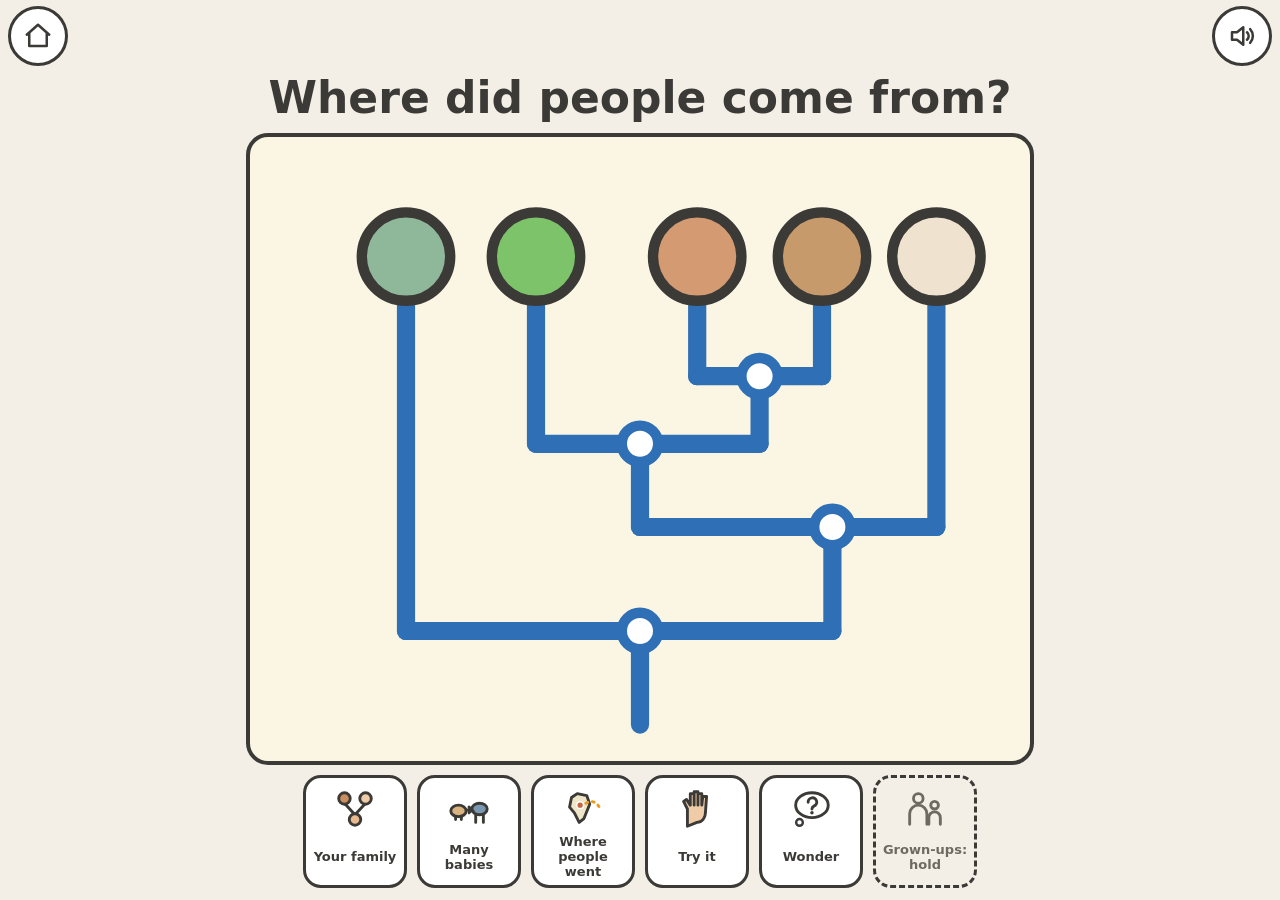
<file: big-questions/guides/05-people/index.html>
<!doctype html>
<html lang="en-AU">
<head>
<meta charset="utf-8">
<meta name="viewport" content="width=device-width, initial-scale=1, viewport-fit=cover, user-scalable=no">
<meta name="robots" content="noindex">
<meta name="theme-color" content="#f3efe6">
<meta name="mobile-web-app-capable" content="yes">
<meta name="apple-mobile-web-app-capable" content="yes">
<meta name="apple-mobile-web-app-title" content="Big Questions">
<link rel="manifest" href="../../manifest.webmanifest">
<link rel="apple-touch-icon" href="../../icons/icon-180.png">
<title>Where did people come from?</title>
<link rel="stylesheet" href="../../shared/base.css">
<style>
  .tips circle { animation: glow 3.6s ease-in-out infinite; transform-box: fill-box; transform-origin: center; }
  .tips circle:nth-child(2n) { animation-delay: -1.2s; } .tips circle:nth-child(3n) { animation-delay: -2.4s; }
  @keyframes glow { 0%, 100% { transform: scale(1); } 50% { transform: scale(1.18); } }
</style>
</head>
<body>

<!-- COVER -->
<section class="part cover" data-part="cover">
  <h1>Where did people come from?</h1>
  <a class="cover-art" href="#toy" aria-label="Play">
    <svg viewBox="0 0 300 240" role="img" aria-label="A branching family tree with many tips" style="background:#fbf6e3">
      <g fill="none" stroke="#2f6fb5" stroke-width="7" stroke-linecap="round" stroke-linejoin="round">
        <path d="M150 226V190"/><path d="M60 190H224"/><path d="M60 190V60"/><path d="M224 190V150"/>
        <path d="M150 150H264"/><path d="M264 150V60"/><path d="M150 150V118"/><path d="M110 118H196"/>
        <path d="M110 118V60"/><path d="M196 118V92"/><path d="M172 92H220"/><path d="M172 92V60"/><path d="M220 92V60"/>
      </g>
      <g fill="#fff" stroke="#2f6fb5" stroke-width="4">
        <circle cx="150" cy="190" r="7"/><circle cx="224" cy="150" r="7"/><circle cx="150" cy="118" r="7"/><circle cx="196" cy="92" r="7"/>
      </g>
      <g class="tips ambient" stroke="#3b3a36" stroke-width="4">
        <circle cx="60" cy="46" r="17" fill="#8fb89a"/><circle cx="110" cy="46" r="17" fill="#7cc36a"/>
        <circle cx="172" cy="46" r="17" fill="#d49b72"/><circle cx="220" cy="46" r="17" fill="#c79a6b"/>
        <circle cx="264" cy="46" r="17" fill="#efe3cf"/>
      </g>
    </svg>
  </a>
  <nav class="shelf-row">
    <a class="tile" href="#opening">
      <svg viewBox="0 0 48 48" stroke="#3b3a36" stroke-width="3" fill="none" stroke-linecap="round"><path d="M24 30L13 18M24 30l11-12"/><circle cx="24" cy="35" r="6" fill="#e8b88f"/><circle cx="13" cy="13" r="6" fill="#c98e62"/><circle cx="35" cy="13" r="6" fill="#f0cba8"/></svg>Your family</a>
    <a class="tile" href="#generations">
      <svg viewBox="0 0 48 48" stroke="#3b3a36" stroke-width="3" stroke-linecap="round"><ellipse cx="13" cy="26" rx="8" ry="6" fill="#d9b380"/><ellipse cx="35" cy="24" rx="8" ry="6" fill="#7a98b2"/><path d="M22 25h5l-3-3m3 3l-3 3" fill="none"/><path d="M31 30v8M39 30v8M10 32v3M16 32v3"/></svg>Many babies</a>
    <a class="tile" href="#spread">
      <svg viewBox="0 0 48 48" stroke="#3b3a36" stroke-width="3" stroke-linejoin="round"><path d="M18 8l10 2 3 9-6 15-5 4-5-10-5-6 2-10z" fill="#efe6c9"/><circle cx="21" cy="20" r="3.5" fill="#c9623f" stroke="#fff" stroke-width="1.5"/><path d="M27 18q10-6 16 8" fill="none" stroke="#e89b1c" stroke-dasharray="2 5" stroke-linecap="round"/></svg>Where people went</a>
    <a class="tile" href="#tryit">
      <svg viewBox="0 0 48 48" stroke="#3b3a36" stroke-width="3" stroke-linecap="round" stroke-linejoin="round" fill="#f0cba8"><path d="M14 42V24l-4-8 3-2 4 6V8h4v12-14h4v14-12h4v12l1-9h4l-1 14c0 9-4 13-9 13z"/></svg>Try it</a>
    <a class="tile" href="#wonder">
      <svg viewBox="0 0 48 48"><ellipse cx="25" cy="20" rx="17" ry="13" fill="#fff" stroke="#3b3a36" stroke-width="3"/><circle cx="12" cy="38" r="3.5" fill="#fff" stroke="#3b3a36" stroke-width="2.5"/><path d="M21 17a4.5 4.5 0 1 1 6 4c-1.5 .8-2 1.5-2 3" fill="none" stroke="#3b3a36" stroke-width="3" stroke-linecap="round"/><circle cx="25" cy="28" r="1.8" fill="#3b3a36"/></svg>Wonder</a>
    <button class="tile grown" data-hold="#grownups">
      <svg viewBox="0 0 48 48" fill="none" stroke="#6d6a61" stroke-width="3" stroke-linecap="round"><circle cx="17" cy="13" r="5"/><path d="M8 40V29a9 9 0 0 1 18 0v11"/><circle cx="34" cy="20" r="4"/><path d="M28 40v-7a6 6 0 0 1 12 0v7"/></svg>Grown-ups: hold</button>
  </nav>
</section>

<!-- SCENES -->
<section class="part" data-part="toy" hidden><div class="stage"></div></section>
<section class="part" data-part="opening" hidden><div class="stage"></div></section>
<section class="part" data-part="generations" hidden><div class="stage"></div></section>
<section class="part" data-part="spread" hidden><div class="stage"></div></section>

<!-- TRY IT -->
<section class="part page" data-part="tryit" hidden>
  <h1>Try it: cousins' hands</h1>
  <div class="card">
    <ol class="steps">
      <li>Draw around your hand on a piece of paper. Count the fingers.</li>
      <li>Find a pet, or a picture of a dog, a cat or a lizard. Look at one front foot. Count the toes.</li>
      <li>Draw the paw next to your hand.</li>
      <li>What is the same? What is different?</li>
    </ol>
  </div>
  <h2>And one more</h2>
  <p>Look at photos of your grown-ups when they were small. Who looks a bit like whom?</p>
  <p style="color:var(--soft);font-size:15px">You need: paper, a pencil, and a pet or a picture book of animals.</p>
  <h2>Find a family resemblance</h2>
  <p>Choose two familiar animals in a picture book. Point to a feature they share and one that differs. Looking alike gives us a question to investigate, not proof of close kinship: scientists also compare fossils and DNA.</p>
</section>

<!-- WONDER MORE -->
<section class="part page" data-part="wonder" hidden>
  <h1>Wonder more</h1>
  <ul class="big">
    <li class="card">A gum tree is your very distant cousin. What do you two have in common?</li>
    <li class="card">What do you think your great-great-great-grandparents were like?</li>
    <li class="card">How did the very first living thing begin? Nobody knows yet.</li>
  </ul>
</section>

<!-- GROWN-UP NOTES -->
<section class="part page grown" data-part="grownups" hidden>
  <h1>Grown-up notes</h1>
  <p>Each line is marked <span class="tag fact">Fact</span> well established,
     <span class="tag simp">Model</span> a deliberate simplification, or
     <span class="tag unsure">Unsure</span> not settled.</p>

  <h2>Play another way</h2>
  <div class="card">
    <p>Pick one invitation, then let your child lead. Watching, pointing or changing her mind all count; there is no answer to pass.</p>
    <ul>
      <li>Choose a person and a chimp on the tree. Follow both branches back to their shared join, then forward again.</li>
      <li>Try a person with a kangaroo, then with a gum tree. Let her find which join is further back.</li>
      <li>In Many babies, compare neighbours, then move a long way. Can ears or tails change in either direction? There is no winning animal.</li>
    </ul>
  </div>
  <p>Another connection: <a href="../06-long-ago/index.html">How long ago is long ago?</a></p>

  <h2>The idea</h2>
  <ul>
    <li><span class="tag fact">Fact</span>All living things on Earth are related. Any two of them, however different, share ancestors if you go back far enough. Fossils and DNA both show this.</li>
    <li><span class="tag fact">Fact</span>People are apes. We did not descend from any chimp or monkey alive today. We share earlier ancestors with them; our family branches have both kept changing.</li>
    <li><span class="tag fact">Fact</span>Evolution is change in populations across generations. Individuals grow and develop, but do not evolve into another species during their lives. Inherited differences can become more or less common through selection and chance; change has no intended destination.</li>
    <li><span class="tag fact">Fact</span>Every tip shown is alive today. The tree shows relationships, not a ranking of better or more evolved creatures. People are one tip among millions.</li>
    <li><span class="tag fact">Fact</span>Our own species began in Africa. The oldest fossils found so far are about 300,000 years old, from Morocco.</li>
    <li><span class="tag fact">Fact</span>From Africa, people spread over the whole world, a little further with each generation.</li>
  </ul>

  <h2>What the pictures simplify</h2>
  <ul>
    <li><span class="tag simp">Model</span><b>Twelve tips.</b> The real tree has millions. The twelve were chosen because she knows them and because several are Australian.</li>
    <li><span class="tag unsure">Unsure</span><b>When the lines join.</b> The order of the joins is well established. The dates are estimates. The tree uses, in millions of years: chimps 6 to 7; dogs about 95; kangaroos about 160; platypuses about 180; lizards and birds about 320; frogs about 350; fish about 430; insects about 700; fungi about 1,300; plants about 1,500. The oldest three could be out by hundreds of millions of years.</li>
    <li><span class="tag simp">Model</span><b>Squeezed time.</b> The time strip is not even. If it were, everything since the dinosaurs would be a sliver at the top. The small dinosaur on the strip marks 66 million years ago, when the last big dinosaurs died out.</li>
    <li><span class="tag simp">Model</span><b>A join is not one animal.</b> Each dot stands for a whole population living over a long time, not a single creature or a single pair.</li>
    <li><span class="tag simp">Model</span><b>Ancestors as plain dots.</b> Fossils tell us a good deal about what some ancestors were like, but none was any animal alive today, so none is drawn as one.</li>
    <li><span class="tag simp">Model</span><b>One of each.</b> "Fish" stands for the bony fish such as goldfish, "lizard" for lizards and snakes, and "kookaburra" for all birds.</li>
    <li><span class="tag simp">Model</span><b>The little animal in "Many babies"</b> is made up. Each individual keeps its own appearance; small differences across generations can go in either direction. The slider revisits a recorded, invented lineage, not one animal changing. This illustrates resemblance and accumulated variation. It is not a simulation of genes, populations or natural selection, and the last animal is not better than the first.</li>
    <li><span class="tag simp">Model</span><b>"Your family"</b> counts birth parents. Families come in many shapes, and the people who raise a child are her family whoever they are.</li>
    <li><span class="tag simp">Model</span><b>The map</b> is a rough sketch and the routes are guesses at the general direction. Seas were lower then, so some crossings were shorter than they look.</li>
    <li><span class="tag unsure">Unsure</span><b>When people arrived.</b> The map uses: leaving Africa about 65,000 years ago; Australia about 55,000; Europe about 45,000; the Americas about 17,000; New Zealand about 750. All are argued over. For Australia, one site has been dated to 65,000 years and some researchers think 50,000 to 55,000 is safer.</li>
    <li><span class="tag simp">Model</span><b>Other humans left out.</b> Other kinds of human, such as Neanderthals, lived at the same time as early people and are not shown.</li>
  </ul>

  <h2>Questions she may ask</h2>
  <ul>
    <li><b>Did people come from monkeys?</b> <span class="tag fact">Fact</span>Not from monkeys alive today. We share ancestors with other primates. People are one kind of ape, and chimps are another; neither living species turned into the other.</li>
    <li><b>Then why are there still chimps?</b> <span class="tag fact">Fact</span>Because chimps did not turn into people. Both family lines started from the same ancestor and both kept going.</li>
    <li><b>Were my great-great-grandparents fish?</b> <span class="tag fact">Fact</span>If you go back far enough, yes: your ancestors were animals that lived in water and looked something like fish. They were not any fish alive today.</li>
    <li><b>Who was the first person?</b> <span class="tag fact">Fact</span>There was no single first baby born to non-human parents. Features of our species emerged in populations over many generations; scientists use names to describe parts of that branching history.</li>
    <li><b>Why do people look different from each other?</b> <span class="tag fact">Fact</span>Families who lived in different places for a very long time came to differ a little, in skin and hair for example. All people are one family and are far more alike than different.</li>
    <li><b>How did life start?</b> <span class="tag unsure">Unsure</span>Nobody knows yet. Living things have been on Earth for more than three and a half billion years, and scientists are still working out how the first ones began.</li>
    <li><b>Is this what everyone believes?</b> A neutral answer: "This is what scientists have worked out by looking very carefully at bones and at living things. Many families also have stories about where people came from, from their religion or their culture, and those stories matter to them. Lots of people hold both."</li>
  </ul>

  <h2>Words this guide teaches</h2>
  <p><b>Ancestor</b>: a great-great-great-grandparent from long ago. <b>Cousins</b>: relatives who share an ancestor.
     <b>Generation</b>: parents are one generation, their children are the next.</p>

  <h2>Go further</h2>
  <p>The <b>Australian Museum</b> in Sydney is open daily and general entry is free. Check
     <a href="https://australian.museum/visit/" target="_blank" rel="noopener">its visiting page</a> for what is on.</p>
  <p><i>Grandmother Fish: A Child's First Book of Evolution</i> by Jonathan Tweet, illustrated by Karen Lewis (2016),
     is written for ages three to seven and is meant to be acted out together.</p>

  <h2>Sources</h2>
  <ul>
    <li><a href="https://evolution.berkeley.edu/teach-evolution/misconceptions-about-evolution/" target="_blank" rel="noopener">UC Berkeley, Understanding Evolution</a>: population change, common ancestry and why evolution is not progress towards a goal.</li>
    <li><a href="https://humanorigins.si.edu/education/introduction-human-evolution" target="_blank" rel="noopener">Smithsonian Human Origins, introduction to human evolution</a>: our relationship with other apes and the branching human family.</li>
    <li><a href="https://doi.org/10.1038/nature22336" target="_blank" rel="noopener">Hublin and others, <i>Nature</i>, 2017</a>: the 300,000-year-old fossils from Jebel Irhoud, Morocco.</li>
    <li><a href="https://doi.org/10.1038/nature22968" target="_blank" rel="noopener">Clarkson and others, <i>Nature</i>, 2017</a>: people in northern Australia by 65,000 years ago, a date others dispute.</li>
    <li><a href="https://timetree.org/" target="_blank" rel="noopener">TimeTree</a>: published estimates of when family lines split.</li>
    <li><a href="https://australian.museum/visit/" target="_blank" rel="noopener">Australian Museum</a>: visiting.</li>
  </ul>
  <p style="color:var(--soft)">Checked November 2026. Of the split dates, only those for insects and fungi were confirmed against a source during checking;
     the others are widely published figures recalled, not looked up. The same is true of the dates for Europe, the Americas and New Zealand.
     The fact-check log in <code>notes.md</code> lists each one.</p>
</section>

<script src="../../shared/kit.js"></script>
<script src="scenes/tree-sim.js"></script>
<script src="scenes/tree.js"></script>
<script src="scenes/family.js"></script>
<script src="scenes/generations-sim.js"></script>
<script src="scenes/generations.js"></script>
<script src="scenes/spread.js"></script>
<script>
  BQ.frame.init({
    shelf: '../../index.html',
    sw: '../../sw.js',
    scenes: { toy: BQ.scenes.tree, opening: BQ.scenes.family, generations: BQ.scenes.generations, spread: BQ.scenes.spread }
  });
</script>
</body>
</html>
</file>
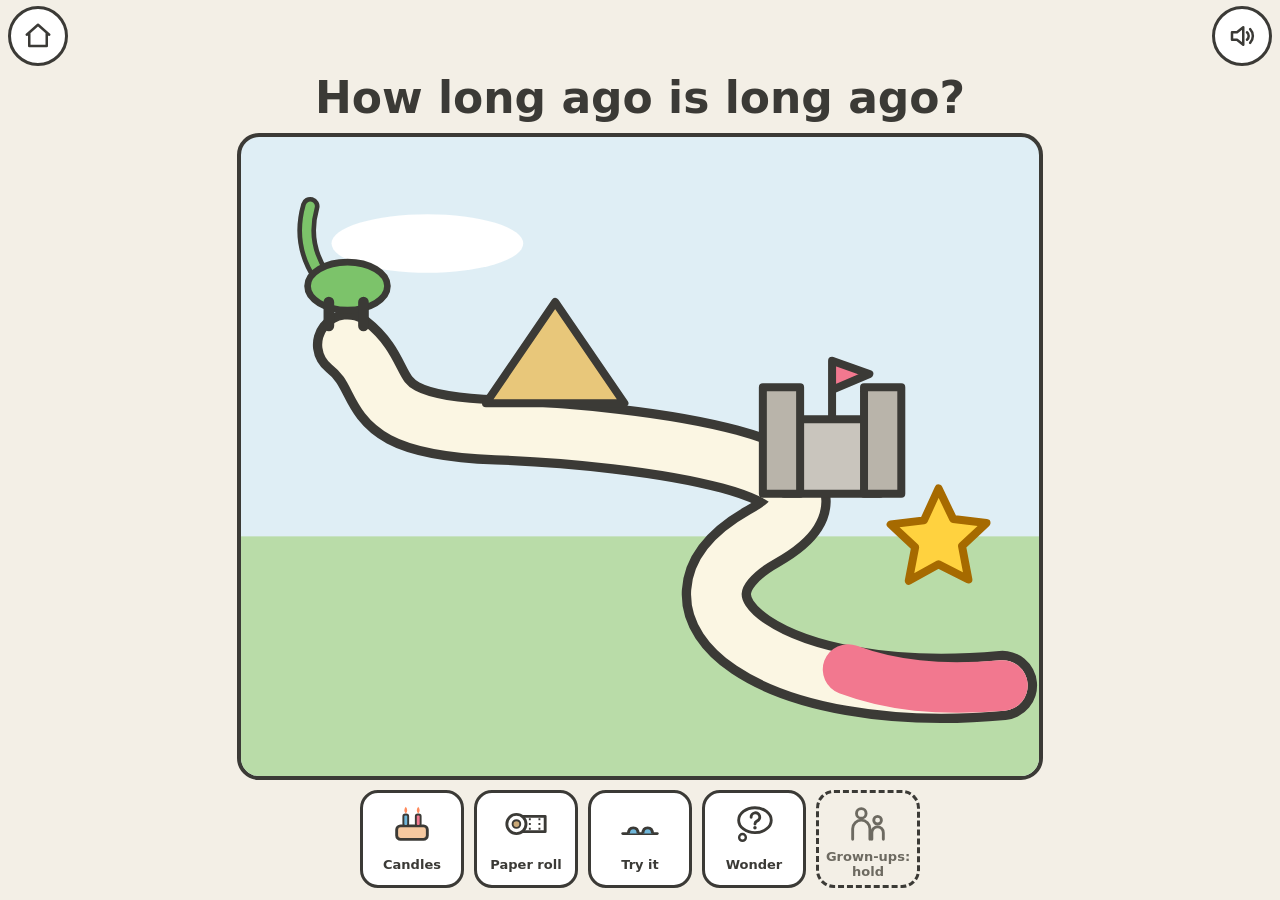
<file: big-questions/guides/06-long-ago/index.html>
<!doctype html>
<html lang="en-AU">
<head>
<meta charset="utf-8">
<meta name="viewport" content="width=device-width, initial-scale=1, viewport-fit=cover, user-scalable=no">
<meta name="robots" content="noindex">
<meta name="theme-color" content="#f3efe6">
<meta name="mobile-web-app-capable" content="yes">
<meta name="apple-mobile-web-app-capable" content="yes">
<meta name="apple-mobile-web-app-title" content="Big Questions">
<link rel="manifest" href="../../manifest.webmanifest">
<link rel="apple-touch-icon" href="../../icons/icon-180.png">
<title>How long ago is long ago?</title>
<link rel="stylesheet" href="../../shared/base.css">
<style>
  .twinkle { transform-origin: 262px 150px; animation: twinkle 3s ease-in-out infinite; }
  @keyframes twinkle { 0%, 100% { transform: scale(1) rotate(-8deg); } 50% { transform: scale(1.18) rotate(8deg); } }

  /* the zooming timeline: picture on top, slider underneath */
  .stage { --thumb: clamp(60px, 13vh, 84px); }
  .la-view { position: absolute; inset: 0 0 calc(var(--thumb) + 16px) 0; border-radius: 16px; overflow: hidden; }
  .la-bar { position: absolute; left: 0; right: 0; bottom: 0; display: flex; align-items: center; gap: 10px; padding: 8px 4px; }
  .la-end { flex: none; width: calc(var(--thumb) * .6); height: calc(var(--thumb) * .6); background: center / contain no-repeat; }
  /* far end: a swirl for long, long ago. Near end: a star for now. */
  .la-past { background-image: url("data:image/svg+xml,%3Csvg xmlns='http://www.w3.org/2000/svg' viewBox='0 0 24 24' fill='none' stroke='%236d6a61' stroke-width='2.2' stroke-linecap='round'%3E%3Cpath d='M12 12a2 2 0 1 1 2 2 4.5 4.5 0 1 1-4.5-4.5 7 7 0 1 1 7 7 9.5 9.5 0 0 1-9.5-9.5'/%3E%3C/svg%3E"); }
  .la-now { background-image: url("data:image/svg+xml,%3Csvg xmlns='http://www.w3.org/2000/svg' viewBox='0 0 24 24'%3E%3Cpath d='M12 2.5l2.900 6.200 6.600.800-4.900 4.600 1.300 6.700L12 17.5l-5.900 3.300 1.300-6.700-4.900-4.600 6.600-.8z' fill='%23ffd23f' stroke='%23a66a00' stroke-width='1.5' stroke-linejoin='round'/%3E%3C/svg%3E"); }
  .la-track { flex: 1; height: var(--thumb); border-radius: 999px; touch-action: none; cursor: pointer;
              background: linear-gradient(90deg, #c9b6e6, #f6b08a 35%, #ffd98a 70%, #f2788f); border: 3px solid var(--ink); }
  .la-thumb { width: calc(var(--thumb) - 6px); height: calc(var(--thumb) - 6px); border-radius: 50%; background: #fff;
              border: 4px solid var(--ink); box-shadow: 0 2px 6px rgba(0,0,0,.3); pointer-events: none; }
</style>
</head>
<body>

<!-- COVER -->
<section class="part cover" data-part="cover">
  <h1>How long ago is long ago?</h1>
  <a class="cover-art" href="#toy" aria-label="Play">
    <svg viewBox="0 0 300 240" role="img" aria-label="A long winding path going back in time, past a castle, a pyramid and a dinosaur">
      <rect x="0" y="150" width="300" height="90" fill="#b9dca8"/>
      <ellipse cx="70" cy="40" rx="36" ry="11" fill="#fff"/>
      <path d="M286 206 C 200 214, 150 176, 196 150 S 150 112, 96 110 S 58 92, 40 78" fill="none" stroke="#3b3a36" stroke-width="26" stroke-linecap="round"/>
      <path d="M286 206 C 200 214, 150 176, 196 150 S 150 112, 96 110 S 58 92, 40 78" fill="none" stroke="#fbf6e3" stroke-width="19" stroke-linecap="round"/>
      <path d="M286 206 C 262 208, 244 206, 228 200" fill="none" stroke="#f2788f" stroke-width="19" stroke-linecap="round"/>
      <!-- castle -->
      <g stroke="#3b3a36" stroke-width="3" stroke-linejoin="round">
        <rect x="204" y="106" width="36" height="28" fill="#c9c5bd"/><rect x="196" y="94" width="14" height="40" fill="#b9b4aa"/><rect x="234" y="94" width="14" height="40" fill="#b9b4aa"/>
        <path d="M222 106V84l14 5-14 6" fill="#f2788f"/>
      </g>
      <!-- pyramid -->
      <path d="M118 62l26 38H92z" fill="#e8c77a" stroke="#3b3a36" stroke-width="3" stroke-linejoin="round"/>
      <!-- dinosaur, far away -->
      <g stroke="#3b3a36" stroke-width="2.5" stroke-linecap="round" fill="#7cc36a">
        <path d="M30 52q-8-12-4-26" fill="none" stroke-width="7"/><path d="M30 52q-8-12-4-26" fill="none" stroke="#7cc36a" stroke-width="3.5"/>
        <ellipse cx="40" cy="56" rx="15" ry="9"/><path d="M33 62v9M46 62v9" stroke-width="4"/>
      </g>
      <g class="twinkle ambient"><path d="M262 132l5.5 11.5 12.5 1.5-9.200 8.600 2.400 12.600L262 160.500l-11.200 6.200 2.400-12.600-9.200-8.600 12.5-1.5z" fill="#ffd23f" stroke="#a66a00" stroke-width="3" stroke-linejoin="round"/></g>
    </svg>
  </a>
  <nav class="shelf-row">
    <a class="tile" href="#opening">
      <svg viewBox="0 0 48 48"><rect x="8" y="26" width="32" height="14" rx="4" fill="#f6c9a0" stroke="#3b3a36" stroke-width="3"/><rect x="15" y="14" width="5" height="12" rx="2" fill="#6fb6d9" stroke="#3b3a36" stroke-width="2"/><rect x="28" y="14" width="5" height="12" rx="2" fill="#f2788f" stroke="#3b3a36" stroke-width="2"/><path d="M17.5 6q3 4 0 7q-3-3 0-7zM30.5 6q3 4 0 7q-3-3 0-7z" fill="#ff8a5c"/></svg>Candles</a>
    <a class="tile" href="#roll">
      <svg viewBox="0 0 48 48"><path d="M14 16h30v16H14" fill="#fff" stroke="#3b3a36" stroke-width="3" stroke-linejoin="round"/><path d="M28 18v12M38 18v12" stroke="#3b3a36" stroke-width="2" stroke-dasharray="2 3"/><circle cx="14" cy="24" r="10" fill="#fff" stroke="#3b3a36" stroke-width="3"/><circle cx="14" cy="24" r="4" fill="#c9a877" stroke="#3b3a36" stroke-width="2"/></svg>Paper roll</a>
    <a class="tile" href="#tryit">
      <svg viewBox="0 0 48 48"><path d="M6 34h36" stroke="#3b3a36" stroke-width="3" stroke-linecap="round"/><path d="M12 34c0-5 3-6 5-6s5 1 5 6M27 34c0-5 3-6 5-6s5 1 5 6" fill="#6fb6d9" stroke="#3b3a36" stroke-width="3" stroke-linejoin="round"/></svg>Try it</a>
    <a class="tile" href="#wonder">
      <svg viewBox="0 0 48 48"><ellipse cx="25" cy="20" rx="17" ry="13" fill="#fff" stroke="#3b3a36" stroke-width="3"/><circle cx="12" cy="38" r="3.5" fill="#fff" stroke="#3b3a36" stroke-width="2.5"/><path d="M21 17a4.5 4.5 0 1 1 6 4c-1.5 .8-2 1.5-2 3" fill="none" stroke="#3b3a36" stroke-width="3" stroke-linecap="round"/><circle cx="25" cy="28" r="1.8" fill="#3b3a36"/></svg>Wonder</a>
    <button class="tile grown" data-hold="#grownups">
      <svg viewBox="0 0 48 48" fill="none" stroke="#6d6a61" stroke-width="3" stroke-linecap="round"><circle cx="17" cy="13" r="5"/><path d="M8 40V29a9 9 0 0 1 18 0v11"/><circle cx="34" cy="20" r="4"/><path d="M28 40v-7a6 6 0 0 1 12 0v7"/></svg>Grown-ups: hold</button>
  </nav>
</section>

<!-- SCENES -->
<section class="part" data-part="toy" hidden><div class="stage"></div></section>
<section class="part" data-part="opening" hidden><div class="stage"></div></section>
<section class="part" data-part="roll" hidden><div class="stage"></div></section>

<!-- TRY IT -->
<section class="part page" data-part="tryit" hidden>
  <h1>Try it: a toilet-roll timeline</h1>
  <div class="card">
    <ol class="steps">
      <li>Take a toilet roll. In this model, one sheet stands for five years.</li>
      <li>Choose a grown-up. Let them work out one sheet for every five years of their age, and put a toy there.</li>
      <li>Keep going to about nineteen sheets. The Harbour Bridge was brand new.</li>
      <li>Now unroll the whole roll, outside if you can. The very end is about when castles were new.</li>
      <li>Stand at the far end and look back at your one sheet. Then roll it all up again.</li>
    </ol>
  </div>
  <h2>And further?</h2>
  <p>The pyramids would need about five rolls. The last giant dinosaurs would need a big truck full of rolls.
     The start of the Earth would need enough rolls to fill two swimming pools.</p>
  <p style="color:var(--soft);font-size:15px">You need: one toilet roll and a toy. Rolls differ, and the pack says how many sheets:
     with about 190 the end lands near castles. Use the grown-up's real age for step two: one sheet for every five years.</p>
  <h2>A smaller timeline</h2>
  <p>If unrolling a whole roll is too much, use a strip of scrap paper. Mark today and a grown-up’s birth, then place family pictures between them. Use evenly spaced folds for equal stretches of time. No one needs to write or count alone.</p>
</section>

<!-- WONDER MORE -->
<section class="part page" data-part="wonder" hidden>
  <h1>Wonder more</h1>
  <ul class="big">
    <li class="card">What is the oldest thing you have ever touched?</li>
    <li class="card">What do you think was here, right where you are sitting, long ago?</li>
    <li class="card">How could we find out about something nobody remembers?</li>
  </ul>
</section>

<!-- GROWN-UP NOTES -->
<section class="part page grown" data-part="grownups" hidden>
  <h1>Grown-up notes</h1>
  <p>Each line is marked <span class="tag fact">Fact</span> well established,
     <span class="tag simp">Model</span> a deliberate simplification, or
     <span class="tag unsure">Unsure</span> not settled.</p>

  <h2>Play another way</h2>
  <div class="card">
    <p>Pick one invitation, then let your child lead. Watching, pointing or changing her mind all count; there is no answer to pass.</p>
    <ul>
      <li>Find the bridge. Before zooming out, wonder where it will go. Then zoom back in and find it again.</li>
      <li>Ask: “Did the bridge get younger, or did our ruler change?” She can answer by moving the slider.</li>
      <li>Choose a bird you can see today. Remember that birds belong to the dinosaur branch too.</li>
    </ul>
  </div>
  <p>Another connection: <a href="../04-australia/index.html">Who was here first?</a></p>

  <h2>The idea</h2>
  <ul>
    <li><span class="tag fact">Fact</span>Time goes back enormously further than anyone can feel. Each stop on the timeline is many times older than the one before, so a single ruler cannot show them all: you have to keep zooming out.</li>
    <li><span class="tag fact">Fact</span>At every moment the timeline is an honest ruler. Twice as far from the star means twice as long ago. Zooming changes only how many years the whole line stands for.</li>
    <li><span class="tag fact">Fact</span>The Sydney Harbour Bridge opened in 1932, 94 years before this guide was written.</li>
    <li><span class="tag fact">Fact</span>Stone castles were being built in Europe about 1,000 years ago. The Great Pyramid in Egypt is about 4,500 years old.</li>
    <li><span class="tag fact">Fact</span>Aboriginal and Torres Strait Islander peoples have lived on this continent for a very long time and still do.
        <span class="tag unsure">Unsure</span>How long exactly is still being worked out. Most researchers accept at least 50,000 years, and finds at a rock shelter in Kakadu have been dated to about 65,000 years, a date some archaeologists question. The timeline uses 65,000. The Australia guide explores this story in more detail.</li>
    <li><span class="tag fact">Fact</span>The "giant wombat cousin" is <i>Diprotodon</i>, the largest marsupial that ever lived: nearly four metres long and up to about 2,700 kilograms. It was a relative of wombats, not a wombat.
        <span class="tag unsure">Unsure</span>When it died out is debated; estimates run from about 50,000 to about 25,000 years ago. People and <i>Diprotodon</i> shared the continent for some of that time.</li>
    <li><span class="tag unsure">Unsure</span>The oldest fossils usually counted as our own species are about 300,000 years old, from Morocco. Not every researcher agrees they belong to our species, and our beginnings were probably spread across Africa over a long time rather than in one place and moment.</li>
    <li><span class="tag fact">Fact</span>The last of the giant dinosaurs died out about 66 million years ago. Birds are living dinosaurs, which is why the caption says "giant dinosaurs" and not just "dinosaurs".</li>
    <li><span class="tag fact">Fact</span>The Earth is about 4.5 billion years old (4.54 billion is the usual figure).</li>
  </ul>

  <h2>What the pictures simplify</h2>
  <ul>
    <li><span class="tag simp">Model</span><b>Dad's age.</b> "When Dad was a baby" is drawn at 40 years ago. Say whatever is true in your family; the idea is the same.</li>
    <li><span class="tag simp">Model</span><b>A handful of stops.</b> Nine things stand in for all of history. Almost everything is left out, and most stops come from just a few parts of the world.</li>
    <li><span class="tag simp">Model</span><b>The pictures are not to scale.</b> A baby and a dinosaur are drawn the same size, and they shrink as they move towards now only so the line stays readable.</li>
    <li><span class="tag simp">Model</span><b>People from long ago</b> are drawn as plain silhouettes, because nobody knows what any of them looked like.</li>
    <li><span class="tag simp">Model</span><b>The new Earth</b> is drawn glowing hot. It was molten at times early on, but the picture is a cartoon.</li>
    <li><span class="tag simp">Model</span><b>"The oldest people alive were babies"</b> when the bridge opened: true of people now in their mid-nineties, not literally the single oldest person.</li>
    <li><span class="tag simp">Model</span><b>The paper roll.</b> One sheet is five years. A roll is taken to be 190 sheets, which puts castles at the end. The truck and the swimming pools are rough estimates: about 70,000 rolls for the dinosaurs and nearly five million for the Earth, at roughly a litre a roll.</li>
  </ul>

  <h2>Questions she may ask</h2>
  <ul>
    <li><b>How do they know how old things are?</b> <span class="tag simp">Model</span>For the last few thousand years people wrote things down. Before that, scientists read natural clocks: layers that build up one a year, and tiny bits inside rocks and bones that change at a steady rate.</li>
    <li><b>Did dinosaurs live when Grandma was little?</b> <span class="tag fact">Fact</span>No. On the paper roll, Grandma is a few sheets away and the dinosaurs are a truck full of rolls away.</li>
    <li><b>Did people see dinosaurs?</b> <span class="tag fact">Fact</span>No person ever saw a giant dinosaur. They were gone long, long before the first people. People see living dinosaurs every day: birds are the surviving dinosaur branch.</li>
    <li><b>What was there before the Earth?</b> <span class="tag fact">Fact</span>The Sun and the Earth formed from a huge cloud of gas and dust. The universe itself is about three times older than the Earth.
        <span class="tag unsure">Unsure</span>What, if anything, came before the universe: nobody knows yet.</li>
    <li><b>Will it keep going?</b> <span class="tag fact">Fact</span>Yes. The star marked "now" keeps moving. One day today will be long ago.</li>
  </ul>

  <h2>Words this guide teaches</h2>
  <p><b>Timeline</b>: a line that shows when things happened, with now at one end. <b>Zoom out</b>: step back so you can see more at once.
     <b>Ancient</b>: very, very old.</p>

  <h2>Go further</h2>
  <p>The <b>Australian Museum</b> in Sydney (1 William Street) has dinosaur skeletons and, in its Surviving Australia gallery,
     life-sized models of Australia's giant animals including <i>Diprotodon</i>. General admission is free. Check
     <a href="https://australian.museum/visit/admission/" target="_blank" rel="noopener">the museum's website</a> for opening hours and which galleries are open.</p>

  <h2>Sources</h2>
  <ul>
    <li><a href="https://museum.wa.gov.au/explore/dinosaur-discovery/end-era/index.html" target="_blank" rel="noopener">Western Australian Museum, "End of an Era"</a>: the extinction 66 million years ago and the survival of birds.</li>
    <li><a href="https://pubs.usgs.gov/gip/geotime/age.html" target="_blank" rel="noopener">US Geological Survey, "Age of the Earth"</a>: 4.54 billion years.</li>
    <li><a href="https://doi.org/10.1038/nature22968" target="_blank" rel="noopener">Clarkson and others, <i>Nature</i>, 2017</a>: people in northern Australia by about 65,000 years ago.</li>
    <li><a href="https://australian.museum/learn/australia-over-time/extinct-animals/diprotodon-optatum/" target="_blank" rel="noopener">Australian Museum, "<i>Diprotodon optatum</i>"</a>: its size and when it lived.</li>
    <li><a href="https://doi.org/10.1038/nature22336" target="_blank" rel="noopener">Hublin and others, <i>Nature</i>, 2017</a>: fossils from Morocco about 300,000 years old.</li>
    <li><a href="https://australian.museum/visit/admission/" target="_blank" rel="noopener">Australian Museum</a>: visiting.</li>
  </ul>
  <p style="color:var(--soft)">Checked November 2026. The dates for the bridge, castles, the pyramids, the dinosaurs and the universe are
     standard figures recalled rather than taken from a linked page.</p>
</section>

<script src="../../shared/kit.js"></script>
<script src="scenes/long-ago-sim.js"></script>
<script src="scenes/pics.js"></script>
<script src="scenes/timeline.js"></script>
<script src="scenes/candles.js"></script>
<script src="scenes/roll.js"></script>
<script>
  BQ.frame.init({
    shelf: '../../index.html',
    sw: '../../sw.js',
    scenes: { toy: BQ.scenes.timeline, opening: BQ.scenes.candles, roll: BQ.scenes.roll }
  });
</script>
</body>
</html>
</file>
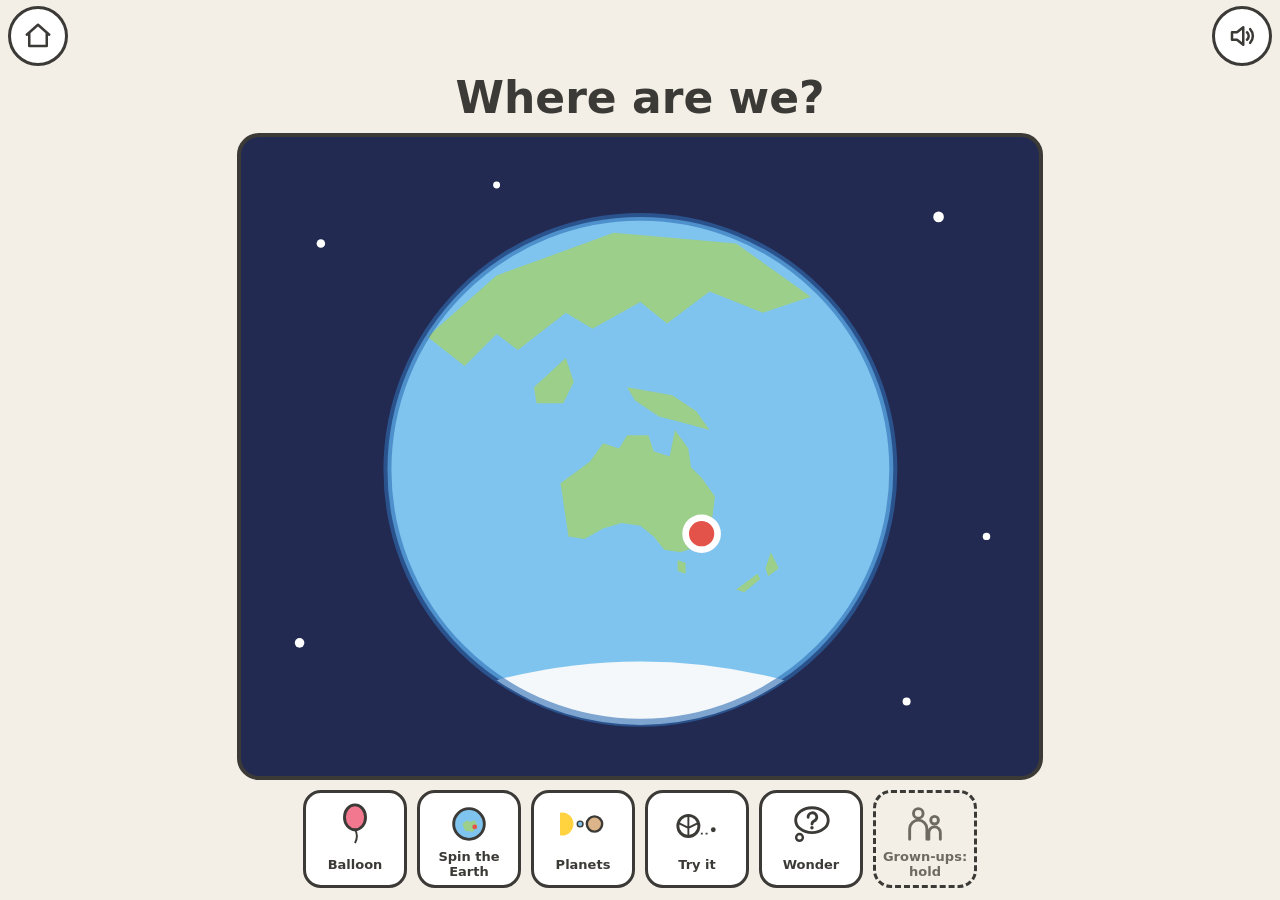
<file: big-questions/guides/07-where-are-we/index.html>
<!doctype html>
<html lang="en-AU">
<head>
<meta charset="utf-8">
<meta name="viewport" content="width=device-width, initial-scale=1, viewport-fit=cover, user-scalable=no">
<meta name="robots" content="noindex">
<meta name="theme-color" content="#f3efe6">
<meta name="mobile-web-app-capable" content="yes">
<meta name="apple-mobile-web-app-capable" content="yes">
<meta name="apple-mobile-web-app-title" content="Big Questions">
<link rel="manifest" href="../../manifest.webmanifest">
<link rel="apple-touch-icon" href="../../icons/icon-180.png">
<title>Where are we?</title>
<link rel="stylesheet" href="../../shared/base.css">
<style>
  .cover-art svg { background: #232a52; }
  .here { transform-origin: 173px 149px; animation: here 2.4s ease-out infinite; }
  @keyframes here { 0% { transform: scale(.6); opacity: 1; } 100% { transform: scale(3.2); opacity: 0; } }

  /* the zoom toy: picture above, one big slider below */
  .stage { --thumb: clamp(60px, 13vh, 84px); }
  .zm-view { position: absolute; inset: 0 0 calc(var(--thumb) + 16px) 0; }
  .zm-bar { position: absolute; left: 0; right: 0; bottom: 0; display: flex; align-items: center; gap: 10px; padding: 8px 4px; }
  .zm-end { flex: none; width: calc(var(--thumb) * .66); height: calc(var(--thumb) * .66); background: center / contain no-repeat; }
  .zm-house { background-image: url("data:image/svg+xml,%3Csvg xmlns='http://www.w3.org/2000/svg' viewBox='0 0 24 24'%3E%3Cpath d='M3 12l9-8 9 8v9H3z' fill='%23f6efe0' stroke='%233b3a36' stroke-width='1.6' stroke-linejoin='round'/%3E%3Cpath d='M2 12l10-9 10 9' fill='none' stroke='%23c96f52' stroke-width='2.6' stroke-linecap='round' stroke-linejoin='round'/%3E%3Crect x='10' y='14' width='4' height='7' fill='%236fb6d9'/%3E%3C/svg%3E"); }
  .zm-planet { background-image: url("data:image/svg+xml,%3Csvg xmlns='http://www.w3.org/2000/svg' viewBox='0 0 24 24'%3E%3Ccircle cx='12' cy='12' r='7' fill='%23ead9a2' stroke='%233b3a36' stroke-width='1.6'/%3E%3Cellipse cx='12' cy='12' rx='11' ry='3.2' fill='none' stroke='%23b59a55' stroke-width='1.8' transform='rotate(-18 12 12)'/%3E%3C/svg%3E"); }
  .zm-track { flex: 1; height: var(--thumb); border-radius: 999px; touch-action: none; cursor: pointer;
              background: linear-gradient(90deg, #b9dca8, var(--sky) 45%, #5a6aa8 75%, #232a52); border: 3px solid var(--ink); }
  .zm-thumb { width: calc(var(--thumb) - 6px); height: calc(var(--thumb) - 6px); border-radius: 50%; background: #fff;
              border: 4px solid var(--ink); box-shadow: 0 2px 6px rgba(0,0,0,.3); pointer-events: none; }
</style>
</head>
<body>

<!-- COVER -->
<section class="part cover" data-part="cover">
  <h1>Where are we?</h1>
  <a class="cover-art" href="#toy" aria-label="Play">
    <svg viewBox="0 0 300 240" role="img" aria-label="The Earth from space, with a red dot on Australia's east coast">
      <g fill="#fff"><circle cx="30" cy="40" r="1.6"/><circle cx="262" cy="30" r="2"/><circle cx="280" cy="150" r="1.4"/><circle cx="22" cy="190" r="1.8"/><circle cx="60" cy="110" r="1.2"/><circle cx="250" cy="212" r="1.5"/><circle cx="96" cy="18" r="1.3"/></g>
      <circle cx="150" cy="125" r="95" fill="#7ec4ee"/>
      <g fill="#9ccf8a">
        <path d="M120 130L123 150L129 151L136 147L143 145L150 146L155 150L159 155L165 156L171 154L177 143L178 135L173 128L169 124L168 117L163 110L161 120L155 118L153 112L145 112L142 117L136 115L131 122Z"/>
        <path d="M164 159L167 160L167 164L164 163Z"/><path d="M145 94L162 97L171 103L176 110L165 107L157 105L148 99Z"/>
        <path d="M110 94L122 83L125 92L121 100L111 100Z"/><path d="M199 156L202 162L198 165L197 162Z"/><path d="M194 164L195 166L189 171L186 170Z"/>
        <path d="M70 75L96 52L140 36L186 40L214 60L196 66L176 58L160 70L150 62L132 72L122 66L104 80L96 74L84 86Z"/>
      </g>
      <path d="M96 204a95 95 0 0 0 108 0q-54-14-108 0z" fill="#f4f8fb"/>
      <circle cx="150" cy="125" r="95" fill="none" stroke="#2f6fb5" stroke-width="3" opacity=".6"/>
      <circle class="here ambient" cx="173" cy="149" r="6" fill="none" stroke="#e4534a" stroke-width="2"/>
      <circle cx="173" cy="149" r="6" fill="#e4534a" stroke="#fff" stroke-width="2.5"/>
    </svg>
  </a>
  <nav class="shelf-row">
    <a class="tile" href="#opening">
      <svg viewBox="0 0 48 48"><path d="M24 30q4 6 0 14" fill="none" stroke="#3b3a36" stroke-width="2"/><ellipse cx="24" cy="17" rx="11" ry="13" fill="#f2788f" stroke="#3b3a36" stroke-width="3"/></svg>Balloon</a>
    <a class="tile" href="#globe">
      <svg viewBox="0 0 48 48"><circle cx="24" cy="24" r="16" fill="#7ec4ee" stroke="#3b3a36" stroke-width="3"/><path d="M17 24l3 7 8 1 5-6-3-6-5 2-3-2z" fill="#9ccf8a"/><circle cx="30" cy="27" r="2.5" fill="#e4534a"/></svg>Spin the Earth</a>
    <a class="tile" href="#parade">
      <svg viewBox="0 0 48 48"><circle cx="2" cy="24" r="12" fill="#ffd23f"/><circle cx="21" cy="24" r="3" fill="#7ec4ee" stroke="#3b3a36" stroke-width="1.5"/><circle cx="36" cy="24" r="8" fill="#dcb48a" stroke="#3b3a36" stroke-width="2.5"/></svg>Planets</a>
    <a class="tile" href="#tryit">
      <svg viewBox="0 0 48 48"><circle cx="15" cy="26" r="11" fill="#fff" stroke="#3b3a36" stroke-width="3"/><path d="M15 15v22M5 23l10 5 10-5" fill="none" stroke="#3b3a36" stroke-width="2"/><circle cx="41" cy="30" r="2.5" fill="#3b3a36"/><path d="M28 34h9" stroke="#3b3a36" stroke-width="2" stroke-dasharray="2 3"/></svg>Try it</a>
    <a class="tile" href="#wonder">
      <svg viewBox="0 0 48 48"><ellipse cx="25" cy="20" rx="17" ry="13" fill="#fff" stroke="#3b3a36" stroke-width="3"/><circle cx="12" cy="38" r="3.5" fill="#fff" stroke="#3b3a36" stroke-width="2.5"/><path d="M21 17a4.5 4.5 0 1 1 6 4c-1.5 .8-2 1.5-2 3" fill="none" stroke="#3b3a36" stroke-width="3" stroke-linecap="round"/><circle cx="25" cy="28" r="1.8" fill="#3b3a36"/></svg>Wonder</a>
    <button class="tile grown" data-hold="#grownups">
      <svg viewBox="0 0 48 48" fill="none" stroke="#6d6a61" stroke-width="3" stroke-linecap="round"><circle cx="17" cy="13" r="5"/><path d="M8 40V29a9 9 0 0 1 18 0v11"/><circle cx="34" cy="20" r="4"/><path d="M28 40v-7a6 6 0 0 1 12 0v7"/></svg>Grown-ups: hold</button>
  </nav>
</section>

<!-- SCENES -->
<section class="part" data-part="toy" hidden><div class="stage"></div></section>
<section class="part" data-part="opening" hidden><div class="stage"></div></section>
<section class="part" data-part="globe" hidden><div class="stage"></div></section>
<section class="part" data-part="parade" hidden><div class="stage"></div></section>

<!-- TRY IT -->
<section class="part page" data-part="tryit" hidden>
  <h1>Try it: a peppercorn Earth</h1>
  <div class="card">
    <ol class="steps">
      <li>Find a ball about as big as a soccer ball, and one peppercorn.</li>
      <li>Put the ball down outside, on the footpath or in the park. That is the Sun.</li>
      <li>Measure about 25 metres together, or use big grown-up steps as a rough estimate.</li>
      <li>Hold up the peppercorn. That is the Earth, and you are standing on it.</li>
      <li>Look back at the ball. That is how far away the Sun is, and how big.</li>
    </ol>
  </div>
  <p style="color:var(--soft);font-size:15px">You need: a ball about 23 cm across, a peppercorn, and somewhere to walk about 25 metres.</p>
  <h2>A picture inside a picture</h2>
  <p>Draw your room on a scrap of paper. Put that drawing on a bigger page for your home, then a bigger one for your street. Each bigger picture includes the smaller place. These are pretend maps, not measured plans.</p>
</section>

<!-- WONDER MORE -->
<section class="part page" data-part="wonder" hidden>
  <h1>Wonder more</h1>
  <ul class="big">
    <li class="card">If you flew straight up from our roof, what would you see first?</li>
    <li class="card">People live all the way round the Earth. Which way is down for them?</li>
    <li class="card">What do you think is further away than the planets?</li>
  </ul>
</section>

<!-- GROWN-UP NOTES -->
<section class="part page grown" data-part="grownups" hidden>
  <h1>Grown-up notes</h1>
  <p>Each line is marked <span class="tag fact">Fact</span> well established,
     <span class="tag simp">Model</span> a deliberate simplification, or
     <span class="tag unsure">Unsure</span> not yet known.</p>

  <h2>Play another way</h2>
  <div class="card">
    <p>Pick one invitation, then let your child lead. Watching, pointing or changing her mind all count; there is no answer to pass.</p>
    <ul>
      <li>Keep a finger near the home dot as you zoom out. Wonder which bigger place will surround it next.</li>
      <li>Zoom back in. Is it a new home, or the same home seen another way?</li>
      <li>Compare the planet parade with the peppercorn activity. The parade compares sizes; the walk helps us feel distances.</li>
    </ul>
  </div>
  <p>Another connection: <a href="../10-day-night/index.html">Why is there day and night?</a></p>

  <h2>The idea</h2>
  <ul>
    <li><span class="tag fact">Fact</span>Every place sits inside a bigger one: home in a street, the street in a city, the city in a country, the country on a planet, and the planet among others going around a star.</li>
    <li><span class="tag fact">Fact</span>Sydney is on Australia's east coast, towards the south. It is Australia's biggest city, with about 5.6 million people.</li>
    <li><span class="tag fact">Fact</span>All of Australia is south of the equator. It is the sixth-largest country in the world, about 7.7 million square kilometres.</li>
    <li><span class="tag fact">Fact</span>Earth is a ball about 12,700 km across.</li>
    <li><span class="tag fact">Fact</span>Eight planets go around the Sun. In order: Mercury, Venus, Earth, Mars, Jupiter, Saturn, Uranus, Neptune. Earth is the third.</li>
    <li><span class="tag fact">Fact</span>Jupiter is about 11 times as wide as Earth, and the Sun about 109 times as wide.</li>
    <li><span class="tag fact">Fact</span>The Sun is about 150 million km away. Its light takes about eight minutes to reach us.</li>
  </ul>

  <h2>What the pictures simplify</h2>
  <ul>
    <li><span class="tag simp">Model</span><b>Even steps.</b> The slider gives each place the same room, but the jumps are wildly different. Street to city is about a hundred times bigger; Earth out to Neptune is about 350,000 Earth-widths.</li>
    <li><span class="tag simp">Model</span><b>The planets picture is not to scale.</b> The planets are drawn far too big and far too close together, and they stand still. If Earth were a peppercorn, the Sun would be a soccer ball 25 metres away and Neptune a small marble about 750 metres away. The "Try it" walk shows this.</li>
    <li><span class="tag simp">Model</span><b>The planet parade.</b> There the sizes are true compared with each other, including the edge of the Sun. The gaps are not, and the row is a size comparison, not a picture of the planets' positions in space.</li>
    <li><span class="tag simp">Model</span><b>The home, street and city are made up.</b> They are a typical Sydney house and street, not a real address. The city picture is a sketch of Sydney's shape: sea to the east, the harbour running west into a river, a bay to the south. The red dot's spot in the city is arbitrary.</li>
    <li><span class="tag simp">Model</span><b>Coastlines are rough.</b> The lands on the globe are drawn with a few dozen corners each. Small islands are left out.</li>
    <li><span class="tag simp">Model</span><b>The Earth has no clouds, no night side and no Moon here.</b> The Moon is left out because, at this size, it would sit more than ten screens away.</li>
  </ul>

  <h2>Questions she may ask</h2>
  <ul>
    <li><b>Why don't people fall off the bottom?</b> <span class="tag fact">Fact</span>The Earth pulls everything towards its middle. "Down" means towards the middle of the Earth, wherever you are standing. Space has no top or bottom; maps put north at the top only out of habit.</li>
    <li><b>What about Pluto?</b> <span class="tag fact">Fact</span>Pluto is still there. Since 2006 astronomers have called it a dwarf planet, because it is small (smaller than our Moon) and shares its part of space with many other icy bodies.</li>
    <li><b>Is the Sun a planet?</b> <span class="tag fact">Fact</span>No. The Sun is a star: a huge ball of glowing hot gas. The stars at night are suns too, very much further away.</li>
    <li><b>What is past the planets?</b> <span class="tag fact">Fact</span>Other stars, a very long way off. Our Sun is one of an enormous number of stars in a group called the Milky Way.</li>
    <li><b>Does space end?</b> <span class="tag unsure">Unsure</span>Nobody knows yet.</li>
    <li><b>Does anyone live on the other planets?</b> <span class="tag fact">Fact</span>No people do. <span class="tag unsure">Unsure</span>Whether anything at all lives anywhere else, nobody knows yet.</li>
  </ul>

  <h2>Words this guide teaches</h2>
  <p><b>City</b>: lots and lots of streets and homes together. <b>Country</b>: a big piece of the world with its own name, like Australia.
     <b>Planet</b>: a large, round world that goes around a star. Earth goes around the Sun.</p>

  <h2>Go further</h2>
  <p><b>Sydney Observatory</b>, on Observatory Hill near the Harbour Bridge. The grounds are free to walk around by day. Going inside and
     looking through the telescopes is by booked tour, and there are family tours for younger children. Conservation work is under way,
     so check <a href="https://powerhouse.com.au/visit/sydney-observatory" target="_blank" rel="noopener">the Observatory's page</a> for
     what is running before you go.</p>

  <h2>Sources</h2>
  <ul>
    <li><a href="https://nssdc.gsfc.nasa.gov/planetary/factsheet/planet_table_ratio.html" target="_blank" rel="noopener">NASA, "Planetary Fact Sheet: Ratio to Earth Values"</a>: planet order, sizes and distances.</li>
    <li><a href="https://science.nasa.gov/sun/facts" target="_blank" rel="noopener">NASA, "Sun: Facts"</a>: the Sun's size and distance.</li>
    <li><a href="https://www.ga.gov.au/scientific-topics/national-location-information/dimensions/australias-size-compared" target="_blank" rel="noopener">Geoscience Australia, "Australia's size compared"</a>: area and world ranking.</li>
    <li><a href="https://www.abs.gov.au/statistics/people/population/regional-population/latest-release" target="_blank" rel="noopener">Australian Bureau of Statistics, "Regional population"</a>: Sydney's population.</li>
  </ul>
  <p style="color:var(--soft)">Checked November 2026. The peppercorn figures are arithmetic from the NASA table. The answers about gravity,
     Pluto, stars and the Milky Way are standard astronomy, not taken from a linked page.</p>
</section>

<script src="../../shared/kit.js"></script>
<script src="scenes/where-sim.js"></script>
<script src="scenes/atlas.js"></script>
<script src="scenes/zoom.js"></script>
<script src="scenes/balloon.js"></script>
<script src="scenes/globe.js"></script>
<script src="scenes/parade.js"></script>
<script>
  BQ.frame.init({
    shelf: '../../index.html',
    sw: '../../sw.js',
    scenes: { toy: BQ.scenes.zoom, opening: BQ.scenes.balloon, globe: BQ.scenes.globe, parade: BQ.scenes.parade }
  });
</script>
</body>
</html>
</file>
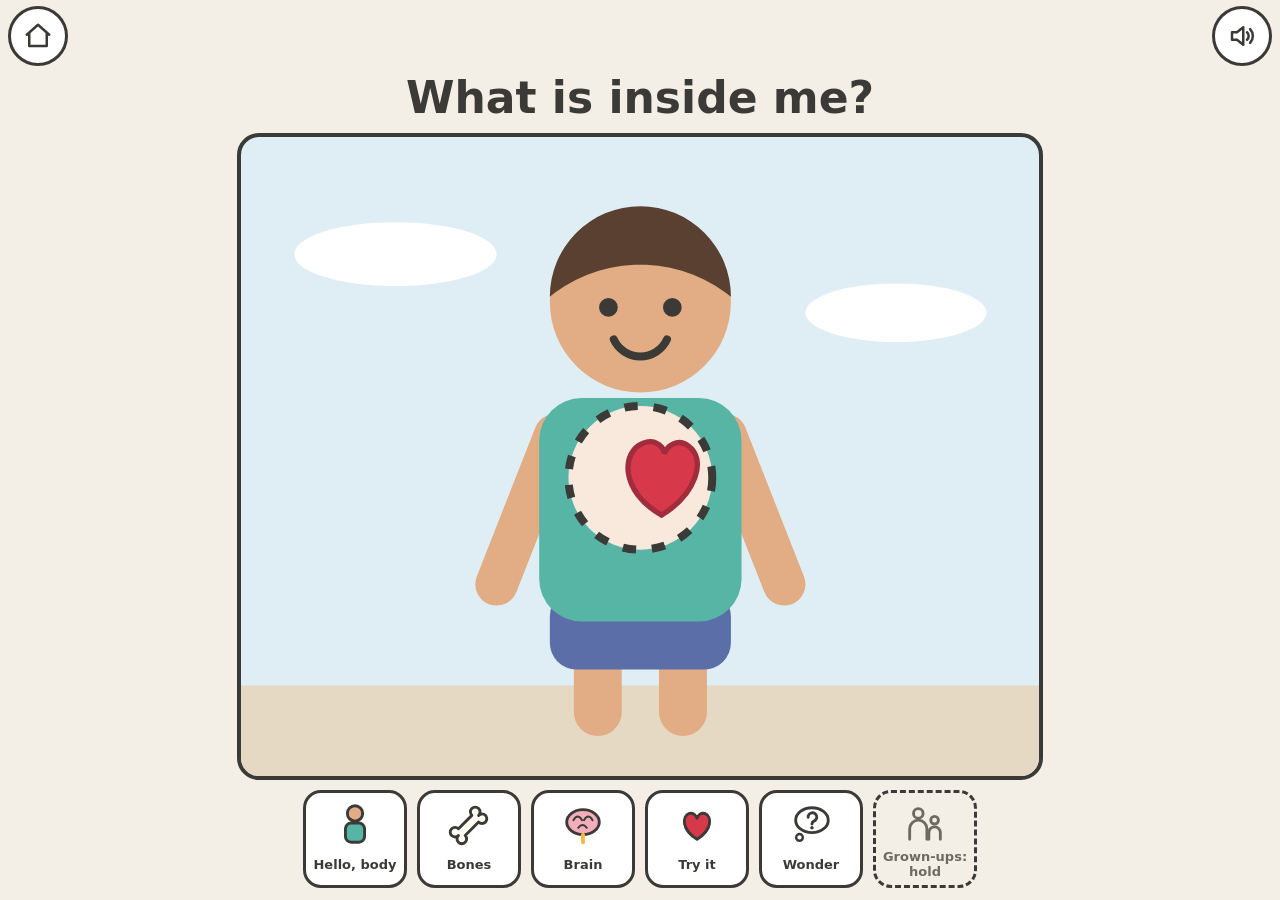
<file: big-questions/guides/08-inside-me/index.html>
<!doctype html>
<html lang="en-AU">
<head>
<meta charset="utf-8">
<meta name="viewport" content="width=device-width, initial-scale=1, viewport-fit=cover, user-scalable=no">
<meta name="robots" content="noindex">
<meta name="theme-color" content="#f3efe6">
<meta name="mobile-web-app-capable" content="yes">
<meta name="apple-mobile-web-app-capable" content="yes">
<meta name="apple-mobile-web-app-title" content="Big Questions">
<link rel="manifest" href="../../manifest.webmanifest">
<link rel="apple-touch-icon" href="../../icons/icon-180.png">
<title>What is inside me?</title>
<link rel="stylesheet" href="../../shared/base.css">
<style>
  .beat { transform-origin: 158px 128px; animation: beat 1.1s ease-in-out infinite; }
  @keyframes beat { 0%, 30%, 100% { transform: scale(1); } 12% { transform: scale(1.22); } }

  /* the body toy: picture above, layer slider and run button below */
  .stage { --thumb: clamp(60px, 13vh, 84px); }
  .bd-view { position: absolute; inset: 0 0 calc(var(--thumb) + 16px) 0; border-radius: 16px; overflow: hidden; }
  .bd-bar { position: absolute; left: 0; right: 0; bottom: 0; display: flex; align-items: center; gap: 10px; padding: 8px 4px; }
  .bd-end { flex: none; width: calc(var(--thumb) * .62); height: calc(var(--thumb) * .62); }
  .bd-end svg, .bd-run svg { width: 100%; height: 100%; display: block; }
  .bd-track { flex: 1; height: var(--thumb); border-radius: 999px; touch-action: none; cursor: pointer;
              background: linear-gradient(90deg, #57b5a6, #f7c1c8 50%, #fffdf4); border: 3px solid var(--ink); }
  .bd-thumb { width: calc(var(--thumb) - 6px); height: calc(var(--thumb) - 6px); border-radius: 50%; background: #fff;
              border: 4px solid var(--ink); box-shadow: 0 2px 6px rgba(0,0,0,.3); pointer-events: none; }
  .bd-run { flex: none; width: calc(var(--thumb) * 1.25); height: var(--thumb); padding: 8px 14px; margin-left: 6px;
            border-radius: 999px; border: 3px solid var(--ink); background: #fff; touch-action: none; cursor: pointer; }
  .bd-run.on { background: var(--sun); transform: scale(.95); }
</style>
</head>
<body>

<!-- COVER -->
<section class="part cover" data-part="cover">
  <h1>What is inside me?</h1>
  <a class="cover-art" href="#toy" aria-label="Play">
    <svg viewBox="0 0 300 240" role="img" aria-label="A child with a beating heart showing in their chest">
      <ellipse cx="58" cy="44" rx="38" ry="12" fill="#fff"/><ellipse cx="246" cy="66" rx="34" ry="11" fill="#fff"/>
      <rect x="0" y="206" width="300" height="34" fill="#e6d9c3"/>
      <path d="M118 112L96 168M182 112l22 56" stroke="#e2ad84" stroke-width="16" stroke-linecap="round"/>
      <path d="M134 176v40M166 176v40" stroke="#e2ad84" stroke-width="18" stroke-linecap="round"/>
      <rect x="116" y="170" width="68" height="30" rx="10" fill="#5b6ea8"/>
      <rect x="112" y="98" width="76" height="84" rx="16" fill="#57b5a6"/>
      <circle cx="150" cy="128" r="27" fill="#f8e9dc" stroke="#3b3a36" stroke-width="3" stroke-dasharray="5 6"/>
      <g class="beat ambient">
        <path d="M158 142c-16-9-15-24-7-27 5-2 8 2 8 4 1-3 5-6 9-3 7 5 3 18-10 26z" fill="#d8394a" stroke="#a12c3c" stroke-width="2"/>
      </g>
      <circle cx="150" cy="62" r="34" fill="#e2ad84"/>
      <path d="M116 60a34 34 0 0 1 68 0c-20-16-48-16-68 0z" fill="#5a4030"/>
      <circle cx="138" cy="64" r="3.5" fill="#3b3a36"/><circle cx="162" cy="64" r="3.5" fill="#3b3a36"/>
      <path d="M140 76a11 11 0 0 0 20 0" fill="none" stroke="#3b3a36" stroke-width="3" stroke-linecap="round"/>
    </svg>
  </a>
  <nav class="shelf-row">
    <a class="tile" href="#opening">
      <svg viewBox="0 0 48 48"><circle cx="24" cy="13" r="8" fill="#e2ad84" stroke="#3b3a36" stroke-width="3"/><rect x="14" y="23" width="20" height="20" rx="6" fill="#57b5a6" stroke="#3b3a36" stroke-width="3"/></svg>Hello, body</a>
    <a class="tile" href="#bones">
      <svg viewBox="0 0 48 48"><path d="M13 29l14-14a5 5 0 1 1 7 0 5 5 0 1 1 0 7L20 36a5 5 0 1 1-7 0 5 5 0 1 1 0-7z" fill="#fffdf4" stroke="#3b3a36" stroke-width="3" stroke-linejoin="round"/></svg>Bones</a>
    <a class="tile" href="#boss">
      <svg viewBox="0 0 48 48"><ellipse cx="24" cy="22" rx="17" ry="13" fill="#f4aebb" stroke="#3b3a36" stroke-width="3"/><path d="M14 20c3-5 6-5 9 0M25 20c3-5 6-5 9 0M19 28c3-4 6-4 9 0" fill="none" stroke="#3b3a36" stroke-width="2" stroke-linecap="round"/><path d="M24 35v8" stroke="#f5b942" stroke-width="4" stroke-linecap="round"/></svg>Brain</a>
    <a class="tile" href="#tryit">
      <svg viewBox="0 0 48 48"><path d="M24 40C8 30 8 16 16 13c4-1 7 2 8 5 1-3 4-6 8-5 8 3 8 17-8 27z" fill="#d8394a" stroke="#3b3a36" stroke-width="3" stroke-linejoin="round"/></svg>Try it</a>
    <a class="tile" href="#wonder">
      <svg viewBox="0 0 48 48"><ellipse cx="25" cy="20" rx="17" ry="13" fill="#fff" stroke="#3b3a36" stroke-width="3"/><circle cx="12" cy="38" r="3.5" fill="#fff" stroke="#3b3a36" stroke-width="2.5"/><path d="M21 17a4.5 4.5 0 1 1 6 4c-1.5 .8-2 1.5-2 3" fill="none" stroke="#3b3a36" stroke-width="3" stroke-linecap="round"/><circle cx="25" cy="28" r="1.8" fill="#3b3a36"/></svg>Wonder</a>
    <button class="tile grown" data-hold="#grownups">
      <svg viewBox="0 0 48 48" fill="none" stroke="#6d6a61" stroke-width="3" stroke-linecap="round"><circle cx="17" cy="13" r="5"/><path d="M8 40V29a9 9 0 0 1 18 0v11"/><circle cx="34" cy="20" r="4"/><path d="M28 40v-7a6 6 0 0 1 12 0v7"/></svg>Grown-ups: hold</button>
  </nav>
</section>

<!-- SCENES -->
<section class="part" data-part="toy" hidden><div class="stage"></div></section>
<section class="part" data-part="opening" hidden><div class="stage"></div></section>
<section class="part" data-part="bones" hidden><div class="stage"></div></section>
<section class="part" data-part="boss" hidden><div class="stage"></div></section>

<!-- TRY IT -->
<section class="part page" data-part="tryit" hidden>
  <h1>Try it: find your heartbeat</h1>
  <div class="card">
    <ol class="steps">
      <li>Sit still. Put your hand flat on the middle of your chest. Can you feel a beat?</li>
      <li>Move in a way that feels comfortable: dance, march or wave your arms for a little while.</li>
      <li>Hand on your chest again. What has changed?</li>
      <li>Sit quietly and keep feeling. What happens to the beat?</li>
    </ol>
  </div>
  <h2>And your bones</h2>
  <p>Gently feel your elbow, your knee and the bumps down your back. Those hard parts are bones.
     Find a soft part with no bone underneath. How does it feel different?</p>
  <p style="color:var(--soft);font-size:15px">You need: nothing at all. A grown-up can help feel the pulse gently at the wrist. If it is hard to find, notice your breathing instead. Stop whenever you want.</p>
  <h2>Notice two changes</h2>
  <p>After comfortable movement, notice both your breathing and your heartbeat. Rest and notice again. You can describe faster, slower, stronger or quieter without counting. If feeling a beat is tricky, watching your breathing is enough.</p>
</section>

<!-- WONDER MORE -->
<section class="part page" data-part="wonder" hidden>
  <h1>Wonder more</h1>
  <ul class="big">
    <li class="card">What do you think your heart does while you are asleep?</li>
    <li class="card">If you had no bones, how would you get to the kitchen?</li>
    <li class="card">How does your hand know when you want it to move?</li>
  </ul>
</section>

<!-- GROWN-UP NOTES -->
<section class="part page grown" data-part="grownups" hidden>
  <h1>Grown-up notes</h1>
  <p>Each line is marked <span class="tag fact">Fact</span> well established,
     <span class="tag simp">Model</span> a deliberate simplification, or
     <span class="tag unsure">Unsure</span> not settled.</p>

  <h2>Play another way</h2>
  <div class="card">
    <p>Pick one invitation, then let your child lead. Watching, pointing or changing her mind all count; there is no answer to pass.</p>
    <ul>
      <li>Watch the heartbeat at rest. Hold the run control, then let go. Notice the change and its gradual return.</li>
      <li>Try a short run and a longer run in the toy. Compare without trying to match the numbers to a real child.</li>
      <li>Lift the body layers. Which parts keep working while the figure is still? Let her point or imitate them.</li>
    </ul>
  </div>
  <p>Another connection: <a href="../09-food/index.html">Where does food come from?</a></p>

  <h2>The idea</h2>
  <ul>
    <li><span class="tag fact">Fact</span>The heart is a muscle that pumps blood around the body. It is about the size of your own closed fist and sits behind the breastbone, a little to the left.</li>
    <li><span class="tag fact">Fact</span>When you run, your muscles need more of what blood carries, so the heart beats faster and you breathe faster. When you rest, both slow down again.</li>
    <li><span class="tag simp">Model</span>The toy uses 90 beats a minute at rest and 150 while running so the change is easy to notice. These are illustrative settings, not a target or a way to judge a child's health. Heart rate varies with age, activity and other factors.</li>
    <li><span class="tag fact">Fact</span>The lungs sit either side of the heart. The left lung is a little smaller, leaving room for the heart.</li>
    <li><span class="tag fact">Fact</span>Bones give the body its shape and hold it up. An adult has about 206. A baby is born with closer to 300 pieces, many of them still soft cartilage, and they join together as the child grows.</li>
    <li><span class="tag fact">Fact</span>The brain sends messages to the body along nerves, and the body sends messages back.</li>
    <li><span class="tag fact">Fact</span>Blood is always red. It is a brighter red on the way out from the heart and lungs and a darker red on the way back. Veins only look blue through skin.</li>
  </ul>

  <h2>What the pictures simplify</h2>
  <ul>
    <li><span class="tag simp">Model</span><b>"The brain is the boss."</b> True for moving on purpose, as in the brain scene. But the heart starts each beat by itself, using its own built-in pacemaker; the brain only speeds it up or slows it down. And some quick reactions, such as the knee jerk, are handled by the spinal cord without waiting for the brain.</li>
    <li><span class="tag simp">Model</span><b>Message speed.</b> Real nerve messages travel at up to about 100 metres a second. The sparks are slowed enormously so she can watch them.</li>
    <li><span class="tag simp">Model</span><b>Nerves and blood vessels.</b> The yellow and red lines stand for thousands of fine branches that reach every part of the body.</li>
    <li><span class="tag simp">Model</span><b>Fewer bones.</b> The skeleton is drawn with one bone in each forearm and lower leg, where there are really two, and with simple hands, feet, ribs and backbone.</li>
    <li><span class="tag simp">Model</span><b>Fewer organs.</b> Only the brain, lungs, heart, stomach and intestines are drawn. The liver, kidneys and others are left out, and muscles are not shown as a layer.</li>
    <li><span class="tag simp">Model</span><b>The heart's shape.</b> It is drawn as a rounded lump with two tubes. A real heart has four chambers inside.</li>
    <li><span class="tag simp">Model</span><b>The floppy puddle.</b> Without bones you could not stand, but muscles and skin would still hold some shape. The puddle is exaggerated for fun.</li>
    <li><span class="tag simp">Model</span><b>Pulse.</b> The caption calls the heart's beat your pulse. Strictly, the pulse is the push of blood you can feel in an artery, at the wrist or neck, each time the heart beats.</li>
  </ul>

  <h2>Questions she may ask</h2>
  <ul>
    <li><b>Does my heart ever stop for a rest?</b> <span class="tag fact">Fact</span>No. It beats all day and all night, even while you sleep. It rests for a tiny moment between each beat.</li>
    <li><b>Why is blood red?</b> <span class="tag fact">Fact</span>Red blood cells contain haemoglobin, which carries oxygen from the lungs to the body. Oxygen is one part of the air we breathe; whole bubbles of air do not travel round in our blood.</li>
    <li><b>Do bones grow?</b> <span class="tag fact">Fact</span>Yes. Bones are alive. They grow as you grow, and if one breaks it can mend itself.</li>
    <li><b>What is the tummy rumble?</b> <span class="tag fact">Fact</span>Your stomach and intestines squeezing food, liquid and air along.</li>
    <li><b>Can I see inside a real person?</b> <span class="tag fact">Fact</span>Doctors can, with an X-ray, which makes a picture of your bones, or with other scanners that show the soft parts.</li>
    <li><b>Is everyone the same inside?</b> <span class="tag fact">Fact</span>People share a basic body plan, but bodies vary. Some people are born with differences or have changes from illness, injury or surgery. Bodies can work in different ways.</li>
  </ul>

  <h2>Words this guide teaches</h2>
  <p><b>Skeleton</b>: all your bones together. <b>Lungs</b>: the two soft bags in your chest that breathe air in and out.
     <b>Pulse</b>: the beat you can feel when your heart pumps.</p>

  <h2>Go further</h2>
  <p><i>See Inside Your Body</i> by Katie Daynes, illustrated by Colin King (Usborne). A lift-the-flap book with more than
     a hundred flaps, which suits the same "lift a layer away" idea. Australian booksellers list it and a newer 2024
     board-book edition; try your library first.</p>

  <h2>Sources</h2>
  <ul>
    <li><a href="https://www.healthdirect.gov.au/symptoms/resting-heart-rate" target="_blank" rel="noopener">healthdirect, "Resting heart rate"</a>: feeling a pulse at the wrist and the factors that change heart rate.</li>
    <li><a href="https://www.healthdirect.gov.au/heart" target="_blank" rel="noopener">healthdirect (Australian Government), "Heart"</a>: size, position and job of the heart.</li>
    <li><a href="https://www.rch.org.au/clinicalguide/guideline_index/Normal_Ranges_for_Physiological_Variables/" target="_blank" rel="noopener">The Royal Children's Hospital Melbourne, "Acceptable ranges for physiological variables"</a>: hospital observations for unwell children; not a healthy resting range for this activity.</li>
    <li><a href="https://www.livescience.com/32212-if-blood-is-red-why-are-veins-blue.html" target="_blank" rel="noopener">Live Science, "If blood is red, why do veins look bluish?"</a>: blood is never blue.</li>
    <li><a href="https://www.frontiersin.org/journals/physiology/articles/10.3389/fphys.2020.00170/text" target="_blank" rel="noopener">Frontiers in Physiology (2020), review of the sinoatrial node</a>: the heart starts its own beat.</li>
  </ul>
  <p style="color:var(--soft)">Checked November 2026. The bone counts, nerve speed, the smaller left lung and the answers to her questions
     are standard anatomy and physiology, confirmed by search results or recalled, not each taken from a linked page.</p>
</section>

<script src="../../shared/kit.js"></script>
<script src="../../shared/cast.js"></script>
<script src="scenes/body-sim.js"></script>
<script src="scenes/body.js"></script>
<script src="scenes/inside.js"></script>
<script src="scenes/hello.js"></script>
<script src="scenes/bones.js"></script>
<script src="scenes/boss.js"></script>
<script>
  BQ.frame.init({
    shelf: '../../index.html',
    sw: '../../sw.js',
    scenes: { toy: BQ.scenes.inside, opening: BQ.scenes.hello, bones: BQ.scenes.bones, boss: BQ.scenes.boss }
  });
</script>
</body>
</html>
</file>
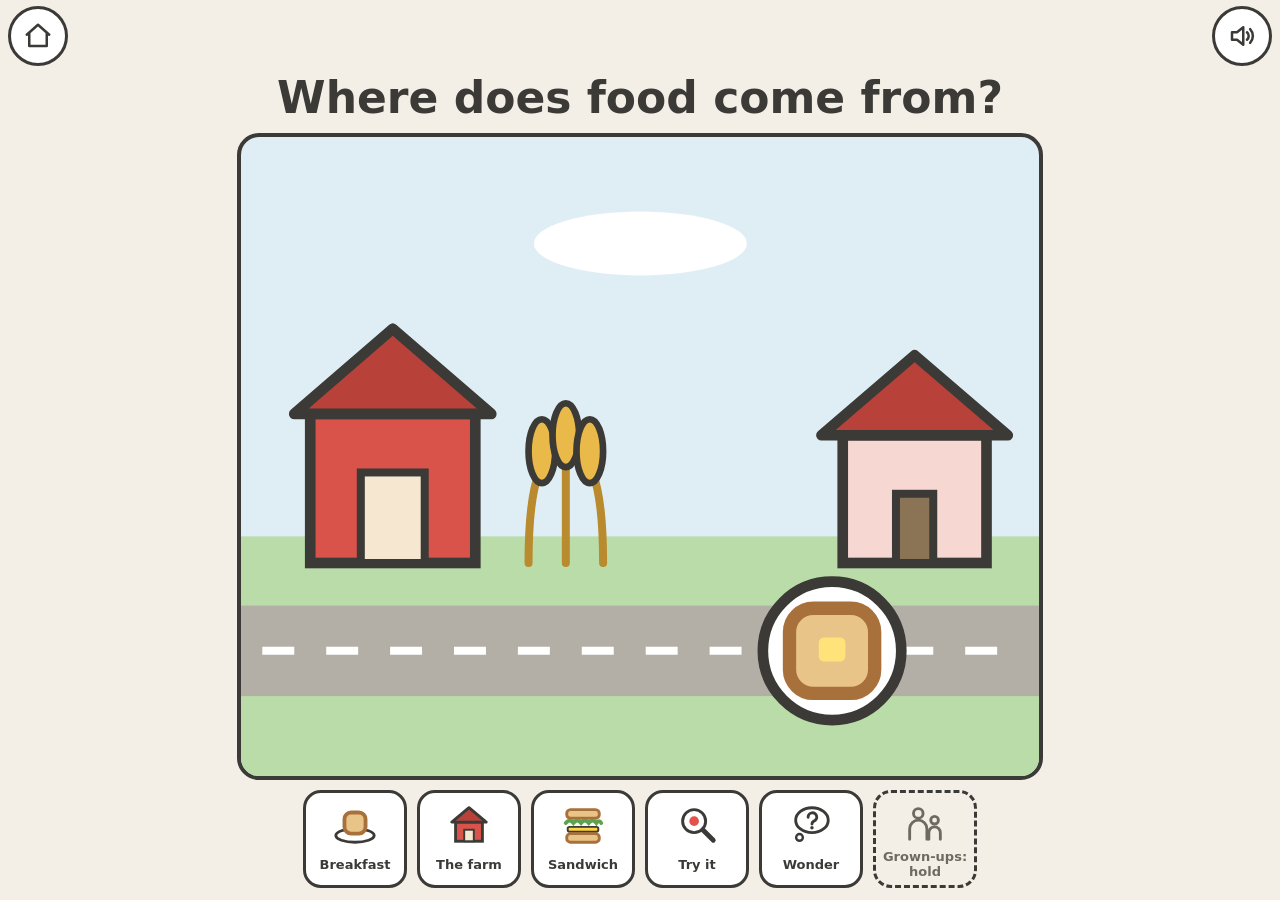
<file: big-questions/guides/09-food/index.html>
<!doctype html>
<html lang="en-AU">
<head>
<meta charset="utf-8">
<meta name="viewport" content="width=device-width, initial-scale=1, viewport-fit=cover, user-scalable=no">
<meta name="robots" content="noindex">
<meta name="theme-color" content="#f3efe6">
<meta name="mobile-web-app-capable" content="yes">
<meta name="apple-mobile-web-app-capable" content="yes">
<meta name="apple-mobile-web-app-title" content="Big Questions">
<link rel="manifest" href="../../manifest.webmanifest">
<link rel="apple-touch-icon" href="../../icons/icon-180.png">
<title>Where does food come from?</title>
<link rel="stylesheet" href="../../shared/base.css">
<style>
  .roller { animation: roll 5s ease-in-out infinite; }
  @keyframes roll { 0%, 100% { transform: translateX(0); } 50% { transform: translateX(-96px); } }
</style>
</head>
<body>

<!-- COVER -->
<section class="part cover" data-part="cover">
  <h1>Where does food come from?</h1>
  <a class="cover-art" href="#toy" aria-label="Play">
    <svg viewBox="0 0 300 240" role="img" aria-label="A road from a farm to a slice of toast on a plate">
      <ellipse cx="150" cy="40" rx="40" ry="12" fill="#fff"/>
      <rect x="0" y="150" width="300" height="90" fill="#b9dca8"/>
      <rect x="0" y="176" width="300" height="34" fill="#b4afa6"/>
      <path d="M8 193h284" stroke="#fff" stroke-width="3" stroke-dasharray="12 12"/>
      <!-- barn -->
      <rect x="26" y="104" width="62" height="56" fill="#d9534a" stroke="#3b3a36" stroke-width="4"/>
      <path d="M20 104 L57 72 L94 104 Z" fill="#b8413a" stroke="#3b3a36" stroke-width="4" stroke-linejoin="round"/>
      <rect x="45" y="126" width="24" height="34" fill="#f6e7d0" stroke="#3b3a36" stroke-width="3"/>
      <!-- wheat -->
      <path d="M108 160 q0-24 4-34 M122 160 q0-26 0-38 M136 160 q0-24-4-34" stroke="#b98a2e" stroke-width="3" fill="none" stroke-linecap="round"/>
      <ellipse cx="113" cy="118" rx="5" ry="12" fill="#e9b949" stroke="#3b3a36" stroke-width="2.5"/>
      <ellipse cx="122" cy="112" rx="5" ry="12" fill="#e9b949" stroke="#3b3a36" stroke-width="2.5"/>
      <ellipse cx="131" cy="118" rx="5" ry="12" fill="#e9b949" stroke="#3b3a36" stroke-width="2.5"/>
      <!-- house -->
      <rect x="226" y="112" width="54" height="48" fill="#f6d7d2" stroke="#3b3a36" stroke-width="4"/>
      <path d="M218 112 L253 82 L288 112 Z" fill="#b8413a" stroke="#3b3a36" stroke-width="4" stroke-linejoin="round"/>
      <rect x="246" y="134" width="14" height="26" fill="#8b7355" stroke="#3b3a36" stroke-width="3"/>
      <!-- the toast, rolling back toward the farm -->
      <g class="roller ambient">
        <circle cx="222" cy="193" r="26" fill="#fff" stroke="#3b3a36" stroke-width="4"/>
        <rect x="206" y="177" width="32" height="32" rx="9" fill="#e9c489" stroke="#a8703a" stroke-width="5"/>
        <rect x="217" y="188" width="10" height="9" rx="2" fill="#ffe37a"/>
      </g>
    </svg>
  </a>
  <nav class="shelf-row">
    <a class="tile" href="#opening">
      <svg viewBox="0 0 48 48"><ellipse cx="24" cy="36" rx="20" ry="7" fill="#fff" stroke="#3b3a36" stroke-width="3"/><rect x="13" y="12" width="22" height="22" rx="7" fill="#e9c489" stroke="#a8703a" stroke-width="4"/></svg>Breakfast</a>
    <a class="tile" href="#farm">
      <svg viewBox="0 0 48 48"><rect x="10" y="22" width="28" height="20" fill="#d9534a" stroke="#3b3a36" stroke-width="3"/><path d="M6 22 L24 7 L42 22 Z" fill="#b8413a" stroke="#3b3a36" stroke-width="3" stroke-linejoin="round"/><rect x="19" y="30" width="10" height="12" fill="#f6e7d0" stroke="#3b3a36" stroke-width="2"/></svg>The farm</a>
    <a class="tile" href="#sandwich">
      <svg viewBox="0 0 48 48"><rect x="7" y="9" width="34" height="9" rx="4" fill="#e9c489" stroke="#a8703a" stroke-width="3"/><path d="M6 23 q4-5 8 0 q4-5 8 0 q4-5 8 0 q4-5 8 0 q3-4 5 0" fill="none" stroke="#5da24c" stroke-width="4" stroke-linecap="round"/><rect x="8" y="27" width="32" height="5" rx="2" fill="#ffd23f" stroke="#3b3a36" stroke-width="2"/><rect x="7" y="34" width="34" height="9" rx="4" fill="#e9c489" stroke="#a8703a" stroke-width="3"/></svg>Sandwich</a>
    <a class="tile" href="#tryit">
      <svg viewBox="0 0 48 48"><circle cx="21" cy="21" r="12" fill="#fff" stroke="#3b3a36" stroke-width="3"/><path d="M30 30l11 11" stroke="#3b3a36" stroke-width="5" stroke-linecap="round"/><circle cx="21" cy="21" r="5" fill="#e4534a"/></svg>Try it</a>
    <a class="tile" href="#wonder">
      <svg viewBox="0 0 48 48"><ellipse cx="25" cy="20" rx="17" ry="13" fill="#fff" stroke="#3b3a36" stroke-width="3"/><circle cx="12" cy="38" r="3.5" fill="#fff" stroke="#3b3a36" stroke-width="2.5"/><path d="M21 17a4.5 4.5 0 1 1 6 4c-1.5 .8-2 1.5-2 3" fill="none" stroke="#3b3a36" stroke-width="3" stroke-linecap="round"/><circle cx="25" cy="28" r="1.8" fill="#3b3a36"/></svg>Wonder</a>
    <button class="tile grown" data-hold="#grownups">
      <svg viewBox="0 0 48 48" fill="none" stroke="#6d6a61" stroke-width="3" stroke-linecap="round"><circle cx="17" cy="13" r="5"/><path d="M8 40V29a9 9 0 0 1 18 0v11"/><circle cx="34" cy="20" r="4"/><path d="M28 40v-7a6 6 0 0 1 12 0v7"/></svg>Grown-ups: hold</button>
  </nav>
</section>

<!-- SCENES -->
<section class="part" data-part="toy" hidden><div class="stage"></div></section>
<section class="part" data-part="opening" hidden><div class="stage"></div></section>
<section class="part" data-part="farm" hidden><div class="stage"></div></section>
<section class="part" data-part="sandwich" hidden><div class="stage"></div></section>

<!-- TRY IT -->
<section class="part page" data-part="tryit" hidden>
  <h1>Try it: plate detectives</h1>
  <div class="card">
    <ol class="steps">
      <li>At your next meal, pick three things on your plate.</li>
      <li>For each one, wonder together: a plant, an animal, or something else? Mixed foods have several starting places.</li>
      <li>Go to the kitchen and find its packet, sticker or label. Where was it grown or made?</li>
      <li>Tell one possible story backwards. Add the steps you find; it might not have come from a farm.</li>
    </ol>
  </div>
  <h2>For the windowsill</h2>
  <p>Next time you cut up a carrot, keep the top. Stand it in a saucer with a little water and put it in the light.
     New green leaves may grow over the next week or two. It will not grow another thick carrot to eat. Draw what you see today and look again another day.</p>
  <p style="color:var(--soft);font-size:15px">You need: a meal, whatever packets are in the kitchen, a carrot top and a saucer.</p>
  <h2>One meal, many starting places</h2>
  <p>Choose something mixed, like a sandwich. Name or draw its ingredients and make a separate trail for each. Keep an “other” space for things such as mushrooms, salt and water. You do not have to squeeze every food into plant or animal.</p>
</section>

<!-- WONDER MORE -->
<section class="part page" data-part="wonder" hidden>
  <h1>Wonder more</h1>
  <ul class="big">
    <li class="card">What did you eat today that grew under the ground?</li>
    <li class="card">How many people helped your toast get to you?</li>
    <li class="card">Is there any food that is not from a plant or an animal?</li>
  </ul>
</section>

<!-- GROWN-UP NOTES -->
<section class="part page grown" data-part="grownups" hidden>
  <h1>Grown-up notes</h1>
  <p>Each line is marked <span class="tag fact">Fact</span> well established,
     <span class="tag simp">Model</span> a deliberate simplification, or
     <span class="tag unsure">Unsure</span> not settled.</p>

  <h2>Play another way</h2>
  <div class="card">
    <p>Pick one invitation, then let your child lead. Watching, pointing or changing her mind all count; there is no answer to pass.</p>
    <ul>
      <li>Choose bread and follow it back to wheat. Go forwards again, noticing when its shape changes.</li>
      <li>Compare an apple’s journey with bread’s. Which steps are shared, and which are different?</li>
      <li>Build a sandwich and trace its ingredients separately. One meal can have several starting places.</li>
    </ul>
  </div>
  <p>Another connection: <a href="../01-made-of/index.html">What is everything made of?</a></p>

  <h2>The idea</h2>
  <ul>
    <li><span class="tag fact">Fact</span>Nearly everything we eat starts as a plant or an animal, grown or raised on a farm or caught in the sea, and travels to reach the plate.</li>
    <li><span class="tag fact">Fact</span><b>Bread.</b> Wheat grain is crushed into flour at a mill. A bakery mixes flour with water, yeast and salt and bakes it.</li>
    <li><span class="tag fact">Fact</span><b>Milk.</b> Cows are generally milked twice a day. The milk is chilled on the farm, collected by tanker, and at the factory it is pasteurised: heated to 72 °C for at least 15 seconds to kill harmful germs. Refrigerated trucks take it to the shops.</li>
    <li><span class="tag fact">Fact</span><b>Eggs.</b> Hens lay them. On egg farms they are collected at least once a day, then cleaned, checked for cracks, sorted by weight and packed into cartons.</li>
    <li><span class="tag fact">Fact</span><b>Apples.</b> They grow on trees and are picked by hand, then washed, graded and packed. Cold storage is why Australian apples are in the shops all year.</li>
    <li><span class="tag fact">Fact</span><b>Chips.</b> Potatoes grow underground. At a factory they are washed, peeled, cut, cooked for about a minute, frozen and bagged.</li>
  </ul>

  <h2>What the pictures simplify</h2>
  <ul>
    <li><span class="tag simp">Model</span><b>"A plant or an animal"</b> covers nearly all food, not quite all. Mushrooms, and the yeast in bread, are fungi, which are neither. Salt is a mineral. The third "Wonder more" question is there for this.</li>
    <li><span class="tag simp">Model</span><b>One farm, one truck.</b> Real journeys have more steps: grain silos, milk tankers, warehouses and several trucks. The toy shows one of each.</li>
    <li><span class="tag simp">Model</span><b>Milk.</b> The toy goes from cow to factory. In between, the milk waits in a chilled vat on the farm and travels in a tanker.</li>
    <li><span class="tag simp">Model</span><b>Apples.</b> In the toy they go straight to the shop. Many spend months in cold storage first.</li>
    <li><span class="tag simp">Model</span><b>Cooking at home.</b> Toasting the bread, boiling the egg and heating the chips are left out.</li>
    <li><span class="tag simp">Model</span><b>The farm scene</b> puts wheat, cows, hens, apples and potatoes on one farm. Most real farms grow one or two things.</li>
    <li><span class="tag simp">Model</span><b>No meat in the toy.</b> It was left out to keep the toy to five foods, not to hide it. A calm answer is below.</li>
  </ul>

  <h2>Questions she may ask</h2>
  <ul>
    <li><b>Where does meat come from?</b> <span class="tag fact">Fact</span>Meat comes from animals killed for food, including farmed animals and animals caught in the wild. Families make different choices about eating it.</li>
    <li><b>Is there a chick in my egg?</b> <span class="tag fact">Fact</span>Usually not. Most eating eggs are unfertilised because the hens are kept without a rooster. A chick needs a fertilised egg and suitable warmth to develop.</li>
    <li><b>Why does a cow make milk?</b> <span class="tag fact">Fact</span>To feed her calf, the same way all mother mammals do. Dairy cows give milk after they have had a calf.</li>
    <li><b>Is a mushroom a plant?</b> <span class="tag fact">Fact</span>No. Mushrooms are fungi, a group of living things that is neither plant nor animal.</li>
    <li><b>Do all foods come from farms near us?</b> <span class="tag fact">Fact</span>No. Some travel a long way, even by ship from other countries. A label can give clues, but "packed in" or "made in" is not always where each ingredient grew.</li>
  </ul>

  <h2>Words this guide teaches</h2>
  <p><b>Farm</b>: a place where plants and animals are raised for food. <b>Crop</b>: plants a farmer grows.
     <b>Factory</b>: a place where food is made ready and packed.</p>

  <h2>Go further</h2>
  <p><b>Calmsley Hill City Farm</b> in Abbotsbury, western Sydney, is a working farm open to visitors, with cow milking,
     sheep shearing and animals to feed. Check
     <a href="https://www.calmsleyhill.com.au/" target="_blank" rel="noopener">the farm's website</a> for hours, show times and prices before you go.</p>

  <h2>Sources</h2>
  <ul>
    <li><a href="https://www.accc.gov.au/consumers/advertising-and-promotions/country-of-origin-claims" target="_blank" rel="noopener">ACCC, country-of-origin claims</a>: grown, made and packed describe different parts of a food’s journey.</li>
    <li><a href="https://extension.oregonstate.edu/ask-extension/featured/can-i-regrow-carrots-planting-tops" target="_blank" rel="noopener">Oregon State University Extension, carrot tops</a>: leaves can regrow, but not a new taproot.</li>
    <li><a href="https://www.dpird.nsw.gov.au/dpi/animals/poultry/poultry-species/nichebackyard-industries/backyard-poultry-faqs" target="_blank" rel="noopener">NSW Department of Primary Industries, backyard poultry</a>: hens can lay eggs without a rooster; fertilisation needs one.</li>
    <li><a href="https://www.dairy.com.au/education/students/about-australian-dairy/dairy-production" target="_blank" rel="noopener">Dairy Australia, "How Milk is Made"</a>: milking, chilling, tankers, pasteurisation and refrigerated delivery.</li>
    <li><a href="https://australianeggs.org.au/farming/collecting-grading-sizing" target="_blank" rel="noopener">Australian Eggs, "Collecting, Grading &amp; Sizing Eggs"</a>: daily collection, checking, sizing and cartons.</li>
    <li><a href="https://apal.org.au/consumer/" target="_blank" rel="noopener">Apple and Pear Australia</a>: cold storage and year-round Australian apples.</li>
    <li><a href="https://lambweston.eu/emea/news/the-process-from-potato-to-fries" target="_blank" rel="noopener">Lamb Weston, "The process from potato to fries"</a>: the factory steps for frozen chips (a European maker; the steps are the same).</li>
    <li><a href="https://www.aegic.org.au/grains/wheat/" target="_blank" rel="noopener">Australian Export Grains Innovation Centre, wheat</a>: Australian wheat growing.</li>
  </ul>
  <p style="color:var(--soft)">Checked November 2026. Milling and baking, potatoes growing underground, unfertilised shop eggs,
     why cows make milk and what fungi are come from standard knowledge, not from a linked page.</p>
</section>

<script src="../../shared/kit.js"></script>
<script src="../../shared/cast.js"></script>
<script src="scenes/food-art.js"></script>
<script src="scenes/food-sim.js"></script>
<script src="scenes/journey.js"></script>
<script src="scenes/breakfast.js"></script>
<script src="scenes/farm.js"></script>
<script src="scenes/sandwich.js"></script>
<script>
  BQ.frame.init({
    shelf: '../../index.html',
    sw: '../../sw.js',
    scenes: { toy: BQ.scenes.journey, opening: BQ.scenes.breakfast, farm: BQ.scenes.farm, sandwich: BQ.scenes.sandwich }
  });
</script>
</body>
</html>
</file>
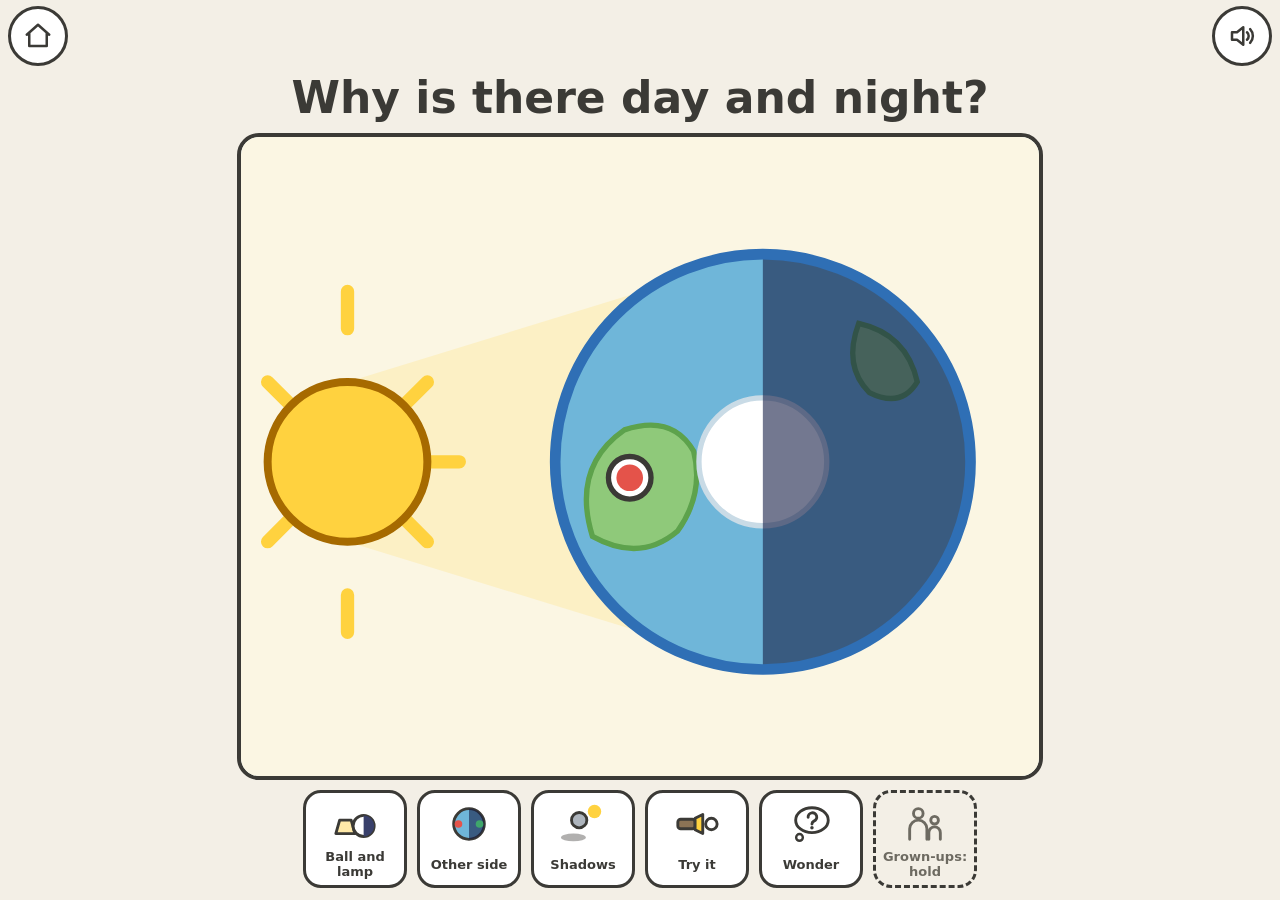
<file: big-questions/guides/10-day-night/index.html>
<!doctype html>
<html lang="en-AU">
<head>
<meta charset="utf-8">
<meta name="viewport" content="width=device-width, initial-scale=1, viewport-fit=cover, user-scalable=no">
<meta name="robots" content="noindex">
<meta name="theme-color" content="#f3efe6">
<meta name="mobile-web-app-capable" content="yes">
<meta name="apple-mobile-web-app-capable" content="yes">
<meta name="apple-mobile-web-app-title" content="Big Questions">
<link rel="manifest" href="../../manifest.webmanifest">
<link rel="apple-touch-icon" href="../../icons/icon-180.png">
<title>Why is there day and night?</title>
<link rel="stylesheet" href="../../shared/base.css">
<style>
  .turny { transform-origin: 196px 122px; animation: turny 7s ease-in-out infinite; }
  @keyframes turny { 0%, 100% { transform: rotate(-16deg); } 50% { transform: rotate(16deg); } }
  /* the spin toy: what eyes see beside the model */
  .dn-panels { position: absolute; inset: 0; display: flex; gap: 8px; }
  .dn-panel { flex: 1; min-width: 0; min-height: 0; position: relative; border-radius: 16px; overflow: hidden; }
  .dn-eyes { background: var(--sky); }
  /* the model is on paper: a different kind of picture, not a closer look */
  .dn-model { background: var(--paper) repeating-linear-gradient(transparent 0 21px, rgba(120,150,190,.16) 21px 22px);
              outline: 3px dashed var(--paper-edge); outline-offset: -6px; }
  @media (orientation: portrait) { .dn-panels { flex-direction: column; } }
</style>
</head>
<body>

<!-- COVER -->
<section class="part cover" data-part="cover">
  <h1>Why is there day and night?</h1>
  <a class="cover-art" href="#toy" aria-label="Play">
    <svg viewBox="0 0 300 240" role="img" aria-label="The Sun shining on one half of the Earth">
      <rect width="300" height="240" fill="#fbf6e3"/>
      <path d="M40 92 L196 44 L196 200 L40 152 Z" fill="#ffd23f" opacity=".18"/>
      <g stroke="#ffd23f" stroke-width="5" stroke-linecap="round">
        <path d="M40 72v-14M40 172v14M68 122h14M60 102l10-10M60 142l10 10M20 102l-10-10M20 142l-10 10"/>
      </g>
      <circle cx="40" cy="122" r="30" fill="#ffd23f" stroke="#a66a00" stroke-width="3"/>
      <clipPath id="disc"><circle cx="196" cy="122" r="78"/></clipPath>
      <g clip-path="url(#disc)">
        <rect x="118" y="44" width="156" height="156" fill="#6fb6d9"/>
        <g class="turny ambient">
          <path d="M132 150 q-8 -26 12 -40 q18 -6 26 8 q4 16 -6 30 q-14 12 -32 2z" fill="#8fc97a" stroke="#5da24c" stroke-width="2"/>
          <path d="M232 70 q18 4 22 22 q-6 10 -18 4 q-10 -10 -4 -26z" fill="#8fc97a" stroke="#5da24c" stroke-width="2"/>
          <circle cx="196" cy="122" r="24" fill="#fff" stroke="#c9dbe6" stroke-width="2"/>
          <circle cx="146" cy="128" r="8" fill="#fff" stroke="#3b3a36" stroke-width="2"/><circle cx="146" cy="128" r="5" fill="#e4534a"/>
        </g>
        <rect x="196" y="44" width="80" height="156" fill="#161e46" opacity=".6"/>
      </g>
      <circle cx="196" cy="122" r="78" fill="none" stroke="#2f6fb5" stroke-width="4"/>
    </svg>
  </a>
  <nav class="shelf-row">
    <a class="tile" href="#opening">
      <svg viewBox="0 0 48 48"><path d="M8 20h12l4 14H4z" fill="#ffe9a8" stroke="#3b3a36" stroke-width="3" stroke-linejoin="round"/><circle cx="33" cy="26" r="11" fill="#fff" stroke="#3b3a36" stroke-width="3"/><path d="M33 15a11 11 0 0 1 0 22z" fill="#39406b"/></svg>Ball and lamp</a>
    <a class="tile" href="#other">
      <svg viewBox="0 0 48 48"><circle cx="24" cy="24" r="16" fill="#6fb6d9" stroke="#3b3a36" stroke-width="3"/><path d="M24 8a16 16 0 0 1 0 32z" fill="#161e46" opacity=".6"/><circle cx="13" cy="24" r="4" fill="#e4534a"/><circle cx="35" cy="24" r="4" fill="#3fa66b"/></svg>Other side</a>
    <a class="tile" href="#shadow">
      <svg viewBox="0 0 48 48"><circle cx="36" cy="11" r="7" fill="#ffd23f"/><circle cx="20" cy="20" r="8" fill="#aeb5bd" stroke="#3b3a36" stroke-width="3"/><ellipse cx="14" cy="38" rx="13" ry="4" fill="#3b3a36" opacity=".4"/></svg>Shadows</a>
    <a class="tile" href="#tryit">
      <svg viewBox="0 0 48 48"><rect x="4" y="19" width="18" height="10" rx="3" fill="#8b7355" stroke="#3b3a36" stroke-width="3"/><path d="M22 18l8-4v20l-8-4z" fill="#ffd23f" stroke="#3b3a36" stroke-width="3" stroke-linejoin="round"/><circle cx="39" cy="24" r="6" fill="#fff" stroke="#3b3a36" stroke-width="3"/></svg>Try it</a>
    <a class="tile" href="#wonder">
      <svg viewBox="0 0 48 48"><ellipse cx="25" cy="20" rx="17" ry="13" fill="#fff" stroke="#3b3a36" stroke-width="3"/><circle cx="12" cy="38" r="3.5" fill="#fff" stroke="#3b3a36" stroke-width="2.5"/><path d="M21 17a4.5 4.5 0 1 1 6 4c-1.5 .8-2 1.5-2 3" fill="none" stroke="#3b3a36" stroke-width="3" stroke-linecap="round"/><circle cx="25" cy="28" r="1.8" fill="#3b3a36"/></svg>Wonder</a>
    <button class="tile grown" data-hold="#grownups">
      <svg viewBox="0 0 48 48" fill="none" stroke="#6d6a61" stroke-width="3" stroke-linecap="round"><circle cx="17" cy="13" r="5"/><path d="M8 40V29a9 9 0 0 1 18 0v11"/><circle cx="34" cy="20" r="4"/><path d="M28 40v-7a6 6 0 0 1 12 0v7"/></svg>Grown-ups: hold</button>
  </nav>
</section>

<!-- SCENES -->
<section class="part" data-part="toy" hidden><div class="stage"></div></section>
<section class="part" data-part="opening" hidden><div class="stage"></div></section>
<section class="part" data-part="other" hidden><div class="stage"></div></section>
<section class="part" data-part="shadow" hidden><div class="stage"></div></section>

<!-- TRY IT -->
<section class="part page" data-part="tryit" hidden>
  <h1>Try it: make day and night</h1>
  <div class="card">
    <ol class="steps">
      <li>Find a ball, a torch or lamp, and a sticker. The sticker is your house.</li>
      <li>Make the room dark. Stand the torch on a table so it shines on the ball. Don't move the torch.</li>
      <li>Turn the ball slowly. When is it day at your house? When is it night?</li>
      <li>Stop turning. What happens to your house now?</li>
    </ol>
  </div>
  <h2>For a sunny day</h2>
  <p>Stand on the footpath after breakfast and ask a grown-up to draw round your shadow with chalk.
     Stand on the same spot after lunch and draw it again. What changed?</p>
  <p style="color:var(--soft);font-size:15px">You need: a ball, a torch or lamp, a sticker; chalk for the shadow. Never look straight at the Sun.</p>
  <h2>Two homes on one ball</h2>
  <p>Add a second sticker on the opposite side of the ball. Keep the torch still and turn the ball slowly. When one home faces the light, what happens to the other? This is a model: real homes are not all exactly opposite each other.</p>
</section>

<!-- WONDER MORE -->
<section class="part page" data-part="wonder" hidden>
  <h1>Wonder more</h1>
  <ul class="big">
    <li class="card">Who do you think is fast asleep on the other side of the world right now?</li>
    <li class="card">What would it be like if the Earth stopped turning?</li>
    <li class="card">Why can't we feel the Earth spinning?</li>
  </ul>
</section>

<!-- GROWN-UP NOTES -->
<section class="part page grown" data-part="grownups" hidden>
  <h1>Grown-up notes</h1>
  <p>Each line is marked <span class="tag fact">Fact</span> well established,
     <span class="tag simp">Model</span> a deliberate simplification, or
     <span class="tag unsure">Unsure</span> not settled.</p>

  <h2>Play another way</h2>
  <div class="card">
    <p>Pick one invitation, then let your child lead. Watching, pointing or changing her mind all count; there is no answer to pass.</p>
    <ul>
      <li>Turn Sydney into the dark, then back into the light. Watch what moves and what stays still in the model.</li>
      <li>Hold it still halfway through a turn. Wonder what would happen next if you turned a little further.</li>
      <li>Find the Moon in the daytime picture. Could it be making the night if it is here in daylight?</li>
    </ul>
  </div>
  <p>Another connection: <a href="../07-where-are-we/index.html">Where are we?</a></p>

  <h2>The idea</h2>
  <ul>
    <li><span class="tag fact">Fact</span>The Earth is a ball that turns right round about once every 24 hours.</li>
    <li><span class="tag fact">Fact</span>The Sun lights only the half of the Earth that faces it. It is day where you are when your part of the Earth faces the Sun, and night when it has turned away.</li>
    <li><span class="tag fact">Fact</span>The Sun does not go round the Earth. It looks as if it crosses the sky from east to west because the ground under us is turning from west to east.</li>
    <li><span class="tag fact">Fact</span>Seen from above the North Pole the Earth turns anticlockwise. The toy looks down on the South Pole, so that Australia is in view, and from there the same turning is clockwise. The grey arrow beside the Earth shows the real direction.</li>
    <li><span class="tag fact">Fact</span>From Sydney the midday Sun is in the northern sky. The Sydney picture looks north, so the Sun travels from the right (east) to the left (west).</li>
    <li><span class="tag fact">Fact</span>The green dot in "Other side" is Rio de Janeiro in Brazil. When it is midday in Sydney it is about ten or eleven o'clock the night before in Rio.</li>
    <li><span class="tag fact">Fact</span>The Moon does not make night. It shines by reflecting sunlight and is in the sky in the daytime about as often as at night, which is why the toy shows it on some afternoons.</li>
    <li><span class="tag fact">Fact</span>The ground at Sydney is carried east at roughly 1,400 kilometres an hour. We feel nothing because the turning is smooth and everything around us moves along with us.</li>
  </ul>

  <h2>What the pictures simplify</h2>
  <ul>
    <li><span class="tag simp">Model</span><b>Not to scale.</b> The Sun is about 109 Earths wide and nearly 12,000 Earth-widths away. On this scale it would be a ball several houses tall, far down the street.</li>
    <li><span class="tag simp">Model</span><b>No tilt.</b> The real Earth leans over by about 23 degrees. That makes summer days long and winter days short, and gives us seasons. The toy leaves it out, so each turn is exactly half light and half dark. Real daylight is only approximately half a day near the equinoxes; the atmosphere and the Sun's apparent size affect sunrise and sunset.</li>
    <li><span class="tag simp">Model</span><b>She can turn it backwards.</b> The real Earth only ever turns one way. Turning it back by hand is like rewinding. Let go and the toy only ever coasts the real way.</li>
    <li><span class="tag simp">Model</span><b>She can stop it.</b> The real Earth does not stop. Stopping it freezes the day in this toy, which leaves out Earth's journey around the Sun. A real non-spinning Earth would still change its orientation to sunlight during that yearly journey.</li>
    <li><span class="tag simp">Model</span><b>The Moon is held still</b> a quarter of the way round from the Sun, as a half Moon. The real Moon goes round the Earth about once a month, so it rises later each day and its shape changes.</li>
    <li><span class="tag simp">Model</span><b>One spin, one day.</b> Measured against the Sun a day is 24 hours. Measured against the stars the Earth turns once in 23 hours 56 minutes; the extra four minutes come from the Earth moving along its path round the Sun.</li>
    <li><span class="tag simp">Model</span><b>The still Sun.</b> The Sun is itself moving through our galaxy and carries the Earth with it. It does not move round us.</li>
    <li><span class="tag simp">Model</span><b>Rough drawing.</b> The land shapes are cartoons, the sky colours are simplified, and the stars do not drift.</li>
  </ul>

  <h2>Questions she may ask</h2>
  <ul>
    <li><b>Where does the Sun go at night?</b> <span class="tag fact">Fact</span>Nowhere. It is still shining, on the other side of the world. We have turned away from it.</li>
    <li><b>Why can't we feel the Earth spinning?</b> <span class="tag fact">Fact</span>We, the ground and the air are moving together. Earth's turning changes too gently for us to notice unaided. It is not perfectly steady: its rate varies, and tides slowly change it over long times.</li>
    <li><b>Will we fall off?</b> <span class="tag fact">Fact</span>No. The Earth pulls everything towards its middle, so "down" means towards the middle wherever you stand.</li>
    <li><b>Why can I see the Moon in the daytime?</b> <span class="tag fact">Fact</span>The Moon is up for about half of every day, and it is bright enough to see against a blue sky.</li>
    <li><b>Why is it still light at bedtime in summer?</b> <span class="tag fact">Fact</span>Because the Earth leans. In summer our half leans towards the Sun and spends more of each turn in the light. That is a story for another day.</li>
    <li><b>Why does the Earth spin at all?</b> <span class="tag fact">Fact</span>It inherited spin from the material and collisions that formed it. The Moon's tides have gradually slowed Earth's rotation over long times.
        <span class="tag unsure">Unsure</span>Exactly how the young Earth came to spin the way it does is not settled. A leading idea is a giant collision long ago that also made the Moon.</li>
  </ul>

  <h2>Words this guide teaches</h2>
  <p><b>Earth</b>: the huge ball we all live on. <b>Spin</b>: to turn round and round on the spot.
     <b>Sunrise</b>: the moment our part of the Earth turns to face the Sun.</p>

  <h2>Go further</h2>
  <p><b>Sydney Observatory</b> on Observatory Hill, Millers Point, runs guided tours with telescopes, and has family tours for
     ages six and up. Tours must be booked, and conservation works may close some areas, so check
     <a href="https://powerhouse.com.au/visit/sydney-observatory" target="_blank" rel="noopener">the Observatory's page</a>
     before you go. The park around it is free and is a good place to watch a sunset.</p>

  <h2>Sources</h2>
  <ul>
    <li><a href="https://science.nasa.gov/solar-system/moon/10-things-what-we-learn-about-earth-by-studying-the-moon/" target="_blank" rel="noopener">NASA, "What We Learn About Earth By Studying the Moon"</a>: tides gradually slow Earth's rotation.</li>
    <li><a href="https://spaceplace.nasa.gov/days/en/" target="_blank" rel="noopener">NASA Space Place, "How Long Is One Day on Other Planets?"</a>: a day against the Sun is about 24 hours; against the stars, 23 hours 56 minutes.</li>
    <li><a href="https://starchild.gsfc.nasa.gov/docs/StarChild/questions/question31.html" target="_blank" rel="noopener">NASA StarChild, "Why do we have day and night?"</a>: the Earth turns us towards and away from the Sun.</li>
    <li><a href="https://en.wikipedia.org/wiki/Earth%27s_rotation" target="_blank" rel="noopener">Wikipedia, "Earth's rotation"</a>: eastward turning, anticlockwise seen from the north, and about 1,675 km/h at the equator.</li>
    <li><a href="https://powerhouse.com.au/visit/sydney-observatory" target="_blank" rel="noopener">Powerhouse, Sydney Observatory</a>: visiting.</li>
  </ul>
  <p style="color:var(--soft)">Checked November 2026. The speed at Sydney, the height of the midday Sun, the Rio time difference and the
     Sun's size and distance are worked out from standard figures rather than taken from a linked page.</p>
</section>

<script src="../../shared/kit.js"></script>
<script src="../../shared/cast.js"></script>
<script src="scenes/daynight-sim.js"></script>
<script src="scenes/draw.js"></script>
<script src="scenes/spin.js"></script>
<script src="scenes/ball.js"></script>
<script src="scenes/other.js"></script>
<script src="scenes/shadow.js"></script>
<script>
  BQ.frame.init({
    shelf: '../../index.html',
    sw: '../../sw.js',
    scenes: { toy: BQ.scenes.spin, opening: BQ.scenes.ball, other: BQ.scenes.other, shadow: BQ.scenes.shadow }
  });
</script>
</body>
</html>
</file>
<file: big-questions/shared/base.css>
/* Big Questions — shared look. Palette and rules are described in STYLE.md. */
:root {
  --bg: #f3efe6; --ink: #3b3a36; --soft: #6d6a61;
  --paper: #fbf6e3; --paper-edge: #c9bb92;
  --sky: #dfeef5; --water: #7ec4ee; --bit: #4a90d9;
  --cold: #9fd0ff; --mid: #ffe9a8; --warm: #ff8a5c; --sun: #ffd23f;
  --btn: 60px; --top: 72px;
}
* { box-sizing: border-box; }
html, body { height: 100%; margin: 0; overscroll-behavior: none; }
body {
  background: var(--bg); color: var(--ink);
  font-family: "Avenir Next", "Segoe UI", system-ui, -apple-system, Roboto, sans-serif;
  -webkit-user-select: none; user-select: none; -webkit-touch-callout: none;
  -webkit-tap-highlight-color: transparent; overflow: hidden;
}
[hidden] { display: none !important; }

/* corner buttons and the caption */
.bq-chrome {
  position: fixed; z-index: 5; top: 0; left: 0; right: 0; min-height: 72px;
  display: flex; align-items: center; gap: 8px;
  padding: max(6px, env(safe-area-inset-top)) max(8px, env(safe-area-inset-right)) 6px max(8px, env(safe-area-inset-left));
  pointer-events: none;
}
.bq-btn {
  pointer-events: auto; flex: none; width: var(--btn); height: var(--btn); padding: 12px;
  border-radius: 50%; border: 3px solid var(--ink); background: #fff; color: var(--ink);
  touch-action: manipulation; cursor: pointer;
}
.bq-btn:active { transform: scale(.94); }
.bq-btn svg { width: 100%; height: 100%; display: block; }
.bq-caption {
  flex: 1; min-width: 0; margin: 0; align-self: center; text-align: center;
  font-size: clamp(15px, 2.4vw, 24px); line-height: 1.25; font-weight: 500;
}
.bq-caption b { font-weight: 800; background: linear-gradient(transparent 62%, var(--sun) 62%); }
.bq-chrome .bq-caption[hidden] { display: block !important; visibility: hidden; }
.bq-nudge { animation: bq-wiggle 1.6s ease-in-out infinite; border-color: var(--bit); }
@keyframes bq-wiggle {
  0%, 60%, 100% { transform: rotate(0); }
  68% { transform: rotate(-14deg) scale(1.08); } 76% { transform: rotate(12deg) scale(1.08); }
  84% { transform: rotate(-8deg); } 92% { transform: rotate(5deg); }
}

/* parts of a guide */
.part { position: fixed; inset: var(--top) 0 0 0;
        padding: 0 env(safe-area-inset-right) env(safe-area-inset-bottom) env(safe-area-inset-left); }
.stage { position: absolute; inset: 0 max(8px, env(safe-area-inset-right)) max(8px, env(safe-area-inset-bottom)) max(8px, env(safe-area-inset-left)); border-radius: 16px; overflow: hidden; }
.stage canvas { position: absolute; inset: 0; width: 100%; height: 100%; touch-action: none; display: block; }
.page { overflow-y: auto; -webkit-overflow-scrolling: touch; touch-action: pan-y; padding: 8px 20px 40px; }
.page > * { max-width: 760px; margin-left: auto; margin-right: auto; }

/* Give captions their own row when four large controls would squeeze the words. */
@media (max-width: 560px) {
  .bq-chrome { display: grid; grid-template-columns: repeat(4, var(--btn)); justify-content: space-between; }
  .bq-btn[data-act="home"] { grid-column: 1; grid-row: 1; }
  .bq-btn[data-act="toy"] { grid-column: 2; grid-row: 1; }
  .bq-btn[data-act="reset"] { grid-column: 3; grid-row: 1; }
  .bq-btn[data-act="sound"] { grid-column: 4; grid-row: 1; }
  .bq-caption { grid-column: 1 / -1; grid-row: 2; font-size: 16px; }
  .bq-chrome .bq-caption[hidden] { display: none !important; }
}
:focus-visible { outline: 4px solid var(--bit); outline-offset: 3px; }

/* On a phone held upright the pictures are small. A brief, wordless nudge to turn it. */
.bq-turn { display: none; }
@media (orientation: portrait) and (max-width: 560px) {
  body[data-scene="yes"] .bq-turn {
    display: grid; place-items: center; position: fixed; left: 50%; bottom: 18%; width: 84px; height: 84px; margin-left: -42px;
    border-radius: 50%; background: rgba(255,255,255,.92); border: 3px solid var(--ink); color: var(--ink);
    pointer-events: none; opacity: 0; animation: bq-turn-show 5s ease-in-out 0.6s 1 both;
  }
  .bq-turn svg { width: 56px; height: 56px; }
  .bq-turn-phone { transform-box: fill-box; transform-origin: center; animation: bq-turn-tip 1.6s ease-in-out 0.8s 3 both; }
}
@keyframes bq-turn-show { 0% { opacity: 0; } 12%, 80% { opacity: 1; } 100% { opacity: 0; } }
@keyframes bq-turn-tip { 0%, 20% { transform: rotate(0); } 60%, 100% { transform: rotate(-90deg); } }

@media (prefers-reduced-motion: reduce) {
  .bq-nudge, .ambient, .bq-turn-phone { animation: none !important; }
}

/* ---------- guide cover, tiles and reading pages (shared by every guide) ---------- */
/* cover */
.cover { display: flex; flex-direction: column; align-items: center; gap: 10px; padding: 0 max(12px, env(safe-area-inset-right)) max(12px, env(safe-area-inset-bottom)) max(12px, env(safe-area-inset-left)); overflow-y: auto; }
.cover h1 { margin: 0; font-size: clamp(22px, 4.6vw, 44px); font-weight: 800; text-align: center; }
.cover-art { flex: 1; min-height: 0; width: 100%; display: flex; justify-content: center; text-decoration: none; }
.cover-art svg { height: 100%; max-width: 100%; border-radius: 22px; border: 4px solid var(--ink); background: var(--sky); }
.shelf-row { display: flex; gap: 10px; justify-content: center; flex-wrap: wrap; }
.tile { width: clamp(74px, 13vw, 104px); display: grid; justify-items: center; gap: 2px; padding: 8px 4px 6px;
        border-radius: 18px; border: 3px solid var(--ink); background: #fff; color: var(--ink);
        text-decoration: none; font-size: 13px; font-weight: 600; text-align: center; position: relative;
        touch-action: manipulation; cursor: pointer; font-family: inherit; }
.tile svg { width: 46px; height: 46px; }
.tile:active { transform: scale(.95); }
.tile.grown { background: var(--bg); border-style: dashed; color: var(--soft); }
.tile.grown::after { content: ""; position: absolute; left: 0; bottom: 0; height: 6px; width: 0; background: var(--bit); border-radius: 0 0 0 14px; }
.tile.grown.holding::after { width: 100%; transition: width 1.2s linear; }
@media (max-height: 430px) {
  .cover { flex-direction: row; flex-wrap: wrap; justify-content: center; align-content: center; }
  .cover h1 { width: 100%; font-size: 20px; }
  .cover-art { flex: none; width: auto; height: 68%; }
  .shelf-row { max-width: 52%; }
  .tile { width: 70px; font-size: 11px; padding: 4px; } .tile svg { width: 34px; height: 34px; }
}


/* reading pages */
.page h1 { font-size: clamp(24px, 4vw, 34px); margin: 4px auto 12px; }
.page h2 { font-size: 20px; margin: 26px auto 8px; }
.page p, .page li { font-size: 18px; line-height: 1.5; }
.big li { font-size: clamp(20px, 3vw, 28px); margin: 16px 0; list-style: none; padding-left: 0; }
.big { padding-left: 0; }
.steps li { margin: 8px 0; }
.card { background: #fff; border: 3px solid var(--ink); border-radius: 18px; padding: 14px 18px; }
.grown { -webkit-user-select: text; user-select: text; }
.grown li { margin: 10px 0; font-size: 16px; }
.grown p { font-size: 16px; }
.grown a { color: #1f5fa8; }
.tag { display: inline-block; font-size: 11px; font-weight: 800; letter-spacing: .04em; text-transform: uppercase;
       padding: 2px 8px; border-radius: 999px; margin-right: 6px; vertical-align: 2px; white-space: nowrap; }
.fact { background: #d6efd8; color: #1d5a27; }
.simp { background: #ffe9a8; color: #6b4a00; }
.unsure { background: #e4dcf7; color: #47307a; }
</file>
